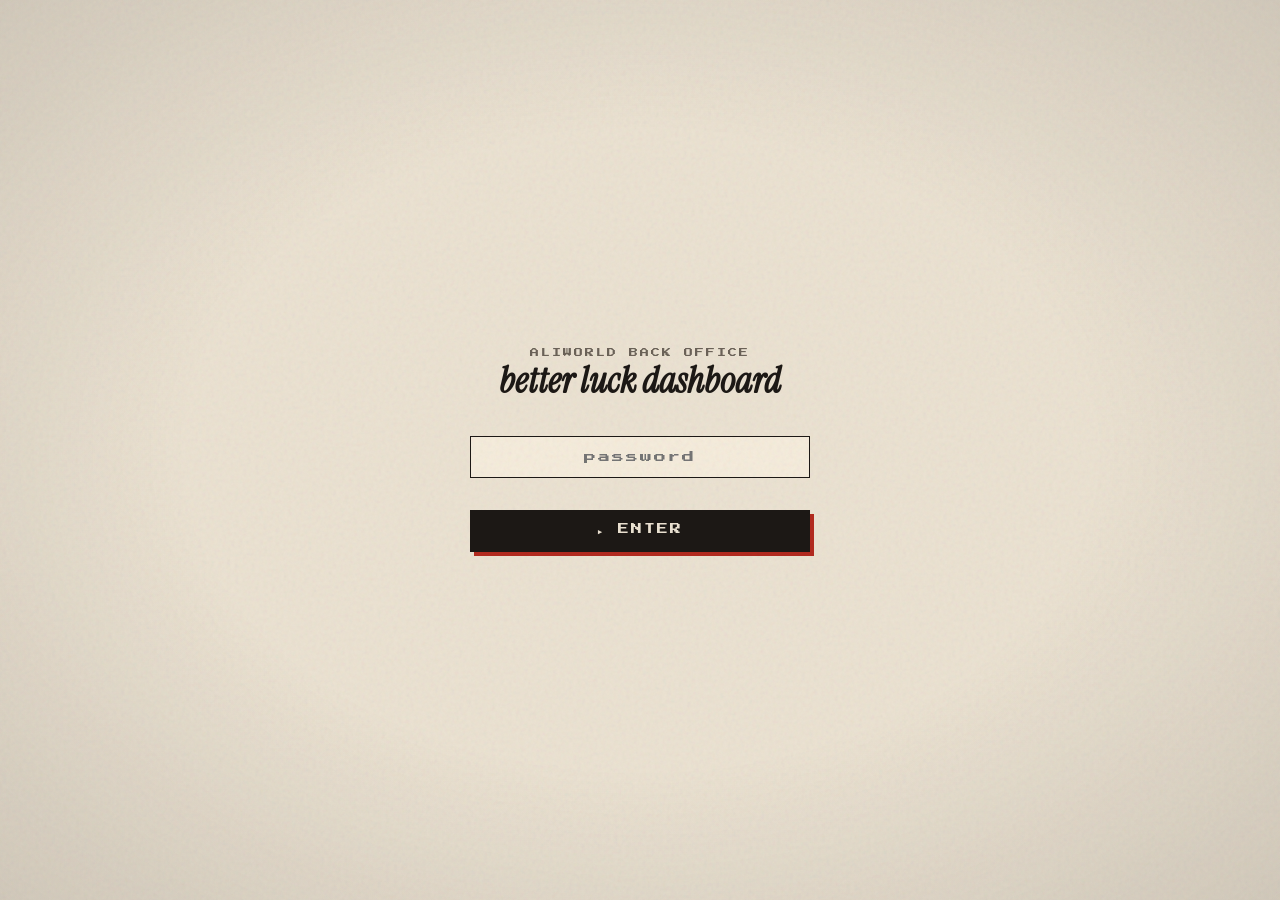
<file: dashboard (1).html>
<!DOCTYPE html>
<html lang="en">
<head>
<meta charset="UTF-8">
<meta name="viewport" content="width=device-width, initial-scale=1.0">
<title>dashboard / aliworld</title>
<link rel="icon" href="assets/favicon.ico">
<link rel="apple-touch-icon" href="assets/apple-touch-icon.png">
<link rel="preconnect" href="https://fonts.googleapis.com">
<link rel="preconnect" href="https://fonts.gstatic.com" crossorigin>
<link href="https://fonts.googleapis.com/css2?family=Press+Start+2P&family=Instrument+Serif:ital@0;1&family=Caveat:wght@400&display=swap" rel="stylesheet">
<link rel="stylesheet" href="styles/base.css">
<style>

/* ===================== GATE ===================== */
#gate {
  min-height: 100vh;
  display: flex;
  align-items: center;
  justify-content: center;
  flex-direction: column;
  gap: 32px;
  text-align: center;
  padding: 40px;
}
#gate h1 {
  font-family: 'Instrument Serif', serif;
  font-style: italic;
  font-size: 36px;
  color: var(--ink);
}
#gate .sub {
  font-family: 'Press Start 2P', monospace;
  font-size: 9px;
  letter-spacing: 2px;
  color: var(--ink-dim);
  text-transform: uppercase;
}
#gate input {
  font-family: 'Press Start 2P', monospace;
  font-size: 12px;
  letter-spacing: 2px;
  padding: 14px 18px;
  border: 1px solid var(--ink);
  background: var(--cream-3);
  color: var(--ink);
  width: 100%;
  max-width: 340px;
  outline: none;
  text-align: center;
}
#gate input:focus { border-color: var(--accent); }
#gate button {
  width: 100%;
  max-width: 340px;
  padding: 14px 18px;
  background: var(--ink);
  color: var(--cream);
  border: none;
  font-family: 'Press Start 2P', monospace;
  font-size: 11px;
  letter-spacing: 2px;
  text-transform: uppercase;
  cursor: pointer;
  box-shadow: 4px 4px 0 var(--accent);
}
#gate .error {
  font-family: 'Press Start 2P', monospace;
  font-size: 9px;
  letter-spacing: 1px;
  color: var(--accent);
  text-transform: uppercase;
  display: none;
}

/* ===================== DASHBOARD ===================== */
#dashboard { display: none; }
.db {
  max-width: 820px;
  margin: 0 auto;
  padding: 28px 22px;
  display: flex;
  flex-direction: column;
  gap: 24px;
}

.db-head {
  display: flex;
  align-items: flex-end;
  justify-content: space-between;
  border-bottom: 1px solid var(--ink);
  padding-bottom: 14px;
}
.db-head-left { display: flex; flex-direction: column; gap: 6px; }
.db-pre {
  font-family: 'Press Start 2P', monospace;
  font-size: 8px;
  letter-spacing: 2px;
  color: var(--ink-dim);
  text-transform: uppercase;
}
.db-title {
  font-family: 'Instrument Serif', serif;
  font-style: italic;
  font-size: 32px;
  color: var(--ink);
  line-height: 1;
}
.db-head-right {
  text-align: right;
  font-family: 'Press Start 2P', monospace;
  font-size: 8px;
  letter-spacing: 1px;
  color: var(--ink-dim);
  text-transform: uppercase;
  line-height: 1.7;
}
.db-head-right .live::before {
  content: '▮';
  color: var(--accent);
  margin-right: 5px;
  animation: blink 1.4s ease-in-out infinite;
}
@keyframes blink { 50% { opacity: 0.2; } }
.db-head-right .red { color: var(--accent); }

/* metrics */
.metrics {
  display: grid;
  grid-template-columns: repeat(4, 1fr);
  gap: 8px;
}
.metric {
  background: var(--cream-3);
  padding: 14px 12px;
  border: 1px solid var(--ink);
  box-shadow: 3px 3px 0 var(--accent);
  display: flex;
  flex-direction: column;
  gap: 6px;
}
.metric-label {
  font-family: 'Press Start 2P', monospace;
  font-size: 7px;
  letter-spacing: 1px;
  color: var(--ink-dim);
  text-transform: uppercase;
}
.metric-value {
  font-family: 'Press Start 2P', monospace;
  font-size: 18px;
  color: var(--ink);
  line-height: 1.1;
}
.metric-value.red { color: var(--accent); }
.metric-delta {
  font-family: 'Press Start 2P', monospace;
  font-size: 7px;
  letter-spacing: 1px;
  color: var(--ink-dim);
  text-transform: uppercase;
}

/* section header */
.sec-h {
  display: flex;
  justify-content: space-between;
  align-items: baseline;
  border-bottom: 1px solid var(--ink);
  padding-bottom: 8px;
  margin-top: 8px;
}
.sec-title {
  font-family: 'Press Start 2P', monospace;
  font-size: 10px;
  letter-spacing: 2px;
  color: var(--ink);
  text-transform: uppercase;
}
.sec-action {
  font-family: 'Press Start 2P', monospace;
  font-size: 8px;
  letter-spacing: 1px;
  color: var(--accent);
  text-transform: uppercase;
  cursor: pointer;
  background: none;
  border: none;
  padding: 0;
}
.sec-action:hover { text-decoration: underline; }

/* prize board */
.prizes { display: flex; flex-direction: column; }
.prize-row {
  display: grid;
  grid-template-columns: 48px 1fr auto auto auto;
  gap: 12px;
  padding: 11px 0;
  border-bottom: 1px dashed var(--ink-dim);
  align-items: center;
}
.prize-row:last-child { border-bottom: none; }
.prize-gym {
  font-family: 'Press Start 2P', monospace;
  font-size: 9px;
  color: var(--accent);
  letter-spacing: 1px;
}
.prize-info { display: flex; flex-direction: column; gap: 2px; }
.prize-name {
  font-family: 'Press Start 2P', monospace;
  font-size: 9px;
  letter-spacing: 1px;
  color: var(--ink);
  text-transform: uppercase;
}
.prize-sub {
  font-family: 'Instrument Serif', serif;
  font-style: italic;
  font-size: 13px;
  color: var(--ink-dim);
  margin-top: 1px;
}
.prize-count {
  font-family: 'Press Start 2P', monospace;
  font-size: 7px;
  letter-spacing: 1px;
  color: var(--ink-dim);
  text-transform: uppercase;
  text-align: right;
  line-height: 1.5;
}
.prize-count strong {
  font-size: 10px;
  color: var(--ink);
  display: block;
  margin-top: 2px;
  font-weight: 400;
}
.prize-count.red strong { color: var(--accent); }
.pz-status {
  font-family: 'Press Start 2P', monospace;
  font-size: 7px;
  letter-spacing: 1px;
  text-transform: uppercase;
  padding: 4px 8px;
  border: 1px solid currentColor;
  white-space: nowrap;
}
.pz-status.live { color: var(--accent); }
.pz-status.claimed { color: var(--ink); }
.pz-status.sent { color: #6b8a4a; }
.pz-status.queued { color: var(--ink-dim); }
.pz-swap {
  font-family: 'Press Start 2P', monospace;
  font-size: 7px;
  letter-spacing: 1px;
  color: var(--accent);
  text-transform: uppercase;
  background: none;
  border: 1px solid var(--accent);
  padding: 5px 8px;
  cursor: pointer;
  white-space: nowrap;
}
.pz-swap:hover { background: var(--accent); color: var(--cream); }

/* winners */
.winners { display: flex; flex-direction: column; }
.winner-row {
  display: grid;
  grid-template-columns: auto 1fr auto auto auto;
  gap: 12px;
  padding: 12px 0;
  border-bottom: 1px dashed var(--ink-dim);
  align-items: center;
}
.winner-row:last-child { border-bottom: none; }
.wg-tag {
  font-family: 'Press Start 2P', monospace;
  font-size: 8px;
  color: var(--accent);
  letter-spacing: 1px;
  background: rgba(179, 42, 31, 0.08);
  padding: 4px 7px;
  border: 1px solid var(--accent);
}
.wname {
  font-family: 'Instrument Serif', serif;
  font-style: italic;
  font-size: 17px;
  color: var(--ink);
}
.wemail {
  display: block;
  font-family: 'Press Start 2P', monospace;
  font-style: normal;
  font-size: 7px;
  color: var(--ink-dim);
  letter-spacing: 1px;
  margin-top: 2px;
}
.wprize {
  font-family: 'Press Start 2P', monospace;
  font-size: 7px;
  letter-spacing: 1px;
  color: var(--ink);
  text-transform: uppercase;
  text-align: right;
}
.wstatus {
  font-family: 'Press Start 2P', monospace;
  font-size: 7px;
  letter-spacing: 1px;
  text-transform: uppercase;
  padding: 3px 6px;
  border: 1px solid currentColor;
  white-space: nowrap;
}
.wstatus.ok { color: #6b8a4a; }
.wstatus.warn { color: var(--accent); animation: blink 2s ease-in-out infinite; }
.wstatus.dim { color: var(--ink-dim); }
.w-action {
  font-family: 'Press Start 2P', monospace;
  font-size: 8px;
  letter-spacing: 1px;
  text-transform: uppercase;
  cursor: pointer;
  background: var(--ink);
  color: var(--cream);
  border: none;
  padding: 6px 10px;
  box-shadow: 2px 2px 0 var(--accent);
  white-space: nowrap;
}
.w-action:hover { transform: translate(1px,1px); box-shadow: 1px 1px 0 var(--accent); }
.w-action.done {
  background: transparent;
  color: var(--ink-dim);
  box-shadow: none;
  border: 1px solid var(--ink-dim);
}

/* funnel */
.funnel { display: flex; flex-direction: column; gap: 8px; padding-top: 4px; }
.funnel-row {
  display: grid;
  grid-template-columns: 110px 1fr 64px;
  gap: 12px;
  align-items: center;
}
.funnel-label {
  font-family: 'Press Start 2P', monospace;
  font-size: 7px;
  letter-spacing: 1px;
  color: var(--ink-dim);
  text-transform: uppercase;
}
.funnel-bar {
  height: 14px;
  background: rgba(28, 24, 21, 0.06);
  border: 1px solid var(--ink-dim);
}
.funnel-fill { height: 100%; background: var(--ink); }
.funnel-fill.cp { background: var(--accent); }
.funnel-count {
  font-family: 'Press Start 2P', monospace;
  font-size: 8px;
  color: var(--ink);
  text-align: right;
}
.checkpoint-label {
  grid-column: 1 / -1;
  display: flex;
  align-items: center;
  gap: 8px;
  font-family: 'Instrument Serif', serif;
  font-style: italic;
  font-size: 13px;
  color: var(--accent);
  padding: 4px 0;
}
.checkpoint-label::after {
  content: '';
  flex: 1;
  border-top: 1px dashed var(--accent);
}

/* starters */
.starters { display: grid; grid-template-columns: repeat(3, 1fr); gap: 10px; }
.starter-stat {
  display: flex;
  flex-direction: column;
  gap: 5px;
  padding: 14px 12px;
  background: var(--cream-3);
  border: 1px solid var(--ink);
}
.s-name {
  font-family: 'Press Start 2P', monospace;
  font-size: 11px;
  letter-spacing: 1px;
  color: var(--ink);
  text-transform: uppercase;
}
.s-pct {
  font-family: 'Press Start 2P', monospace;
  font-size: 18px;
  color: var(--ink);
}
.starter-stat.top .s-pct { color: var(--accent); }
.s-count {
  font-family: 'Press Start 2P', monospace;
  font-size: 7px;
  color: var(--ink-dim);
  text-transform: uppercase;
}
.s-track {
  font-family: 'Instrument Serif', serif;
  font-style: italic;
  font-size: 13px;
  color: var(--ink-dim);
}
.starter-stat.top .s-track { color: var(--accent); }

.db-footnote {
  font-family: 'Instrument Serif', serif;
  font-style: italic;
  font-size: 14px;
  color: var(--ink-dim);
  text-align: center;
  padding-top: 14px;
  border-top: 1px dashed var(--ink-dim);
}

/* modal overlay */
.modal-overlay {
  display: none;
  position: fixed;
  inset: 0;
  background: rgba(28, 24, 21, 0.6);
  z-index: 500;
  align-items: center;
  justify-content: center;
  padding: 24px;
}
.modal-overlay.open { display: flex; }
.modal {
  background: var(--cream-3);
  border: 1px solid var(--ink);
  box-shadow: 8px 8px 0 var(--accent);
  padding: 28px 24px;
  max-width: 460px;
  width: 100%;
  display: flex;
  flex-direction: column;
  gap: 18px;
}
.modal-title {
  font-family: 'Press Start 2P', monospace;
  font-size: 11px;
  letter-spacing: 2px;
  color: var(--ink);
  text-transform: uppercase;
}
.modal-sub {
  font-family: 'Instrument Serif', serif;
  font-style: italic;
  font-size: 15px;
  color: var(--ink-dim);
  margin-top: -8px;
}
.modal label {
  font-family: 'Press Start 2P', monospace;
  font-size: 8px;
  letter-spacing: 1px;
  color: var(--ink-dim);
  text-transform: uppercase;
  display: block;
  margin-bottom: 6px;
}
.modal input, .modal select {
  width: 100%;
  font-family: 'Instrument Serif', serif;
  font-style: italic;
  font-size: 18px;
  padding: 8px 0;
  border: none;
  border-bottom: 1px solid var(--ink);
  background: transparent;
  color: var(--ink);
  outline: none;
}
.modal-actions { display: flex; gap: 10px; }
.modal-save {
  flex: 1;
  padding: 12px;
  background: var(--ink);
  color: var(--cream);
  border: none;
  font-family: 'Press Start 2P', monospace;
  font-size: 10px;
  letter-spacing: 1px;
  text-transform: uppercase;
  cursor: pointer;
  box-shadow: 3px 3px 0 var(--accent);
}
.modal-cancel {
  padding: 12px 16px;
  background: transparent;
  color: var(--ink-dim);
  border: 1px solid var(--ink-dim);
  font-family: 'Press Start 2P', monospace;
  font-size: 10px;
  letter-spacing: 1px;
  text-transform: uppercase;
  cursor: pointer;
}
</style>
</head>
<body>

<!-- ============= GATE ============= -->
<div id="gate">
  <div>
    <div class="sub">aliworld back office</div>
    <h1>better luck dashboard</h1>
  </div>
  <input id="pw-input" type="password" placeholder="password" autocomplete="off">
  <div id="pw-error" class="error">wrong password</div>
  <button onclick="checkPassword()">▸ enter</button>
</div>

<!-- ============= DASHBOARD ============= -->
<div id="dashboard">
<div class="db">

  <div class="db-head">
    <div class="db-head-left">
      <div class="db-pre">▸ aliworld back office</div>
      <h1 class="db-title">better luck dashboard</h1>
    </div>
    <div class="db-head-right">
      <span class="live">live</span><br>
      <span class="red" id="db-prizes-left">— prizes left</span><br>
      <button class="sec-action" onclick="logout()" style="margin-top:6px">▸ logout</button>
    </div>
  </div>

  <!-- metrics -->
  <div class="metrics">
    <div class="metric">
      <div class="metric-label">plays today</div>
      <div class="metric-value" id="db-plays-today">—</div>
      <div class="metric-delta" id="db-plays-delta">loading</div>
    </div>
    <div class="metric">
      <div class="metric-label">total plays</div>
      <div class="metric-value" id="db-plays-total">—</div>
      <div class="metric-delta">since launch</div>
    </div>
    <div class="metric">
      <div class="metric-label">emails captured</div>
      <div class="metric-value red" id="db-emails">—</div>
      <div class="metric-delta" id="db-conv">— conv rate</div>
    </div>
    <div class="metric">
      <div class="metric-label">prizes claimed</div>
      <div class="metric-value" id="db-prizes-claimed">— / 6</div>
      <div class="metric-delta" id="db-avg-runs">avg — runs</div>
    </div>
  </div>

  <!-- prize board -->
  <div class="sec-h">
    <span class="sec-title">prize board · tiered</span>
  </div>
  <div class="prizes" id="prize-board"></div>

  <!-- winners -->
  <div class="sec-h">
    <span class="sec-title">winners · needs action</span>
    <button class="sec-action" onclick="exportCSV()">▸ export winners</button>
  </div>
  <div class="winners" id="winners-list"></div>

  <!-- all emails captured -->
  <div class="sec-h">
    <span class="sec-title">all emails · captured</span>
    <button class="sec-action" onclick="exportAllEmails()">▸ export all (csv)</button>
  </div>
  <div class="winners" id="all-emails-list"></div>

  <!-- funnel -->
  <div class="sec-h">
    <span class="sec-title">drop off · where they fall</span>
  </div>
  <div class="funnel" id="funnel"></div>

  <!-- starter picks -->
  <div class="sec-h">
    <span class="sec-title">starter picks · which song hits</span>
  </div>
  <div class="starters" id="starter-picks"></div>
  <div class="db-footnote" id="db-insight">—</div>

</div>
</div>

<!-- ============= SWAP PRIZE MODAL ============= -->
<div class="modal-overlay" id="swap-modal">
  <div class="modal">
    <div class="modal-title">swap prize</div>
    <div class="modal-sub" id="swap-modal-gym">gym — prize</div>
    <div>
      <label>new prize name</label>
      <input id="swap-name" type="text" placeholder="e.g. signed vinyl">
    </div>
    <div>
      <label>delivery type</label>
      <select id="swap-type">
        <option value="digital">digital (auto-link)</option>
        <option value="physical">physical (manual ship)</option>
        <option value="manual">manual (you handle)</option>
      </select>
    </div>
    <div>
      <label>link (optional)</label>
      <input id="swap-link" type="text" placeholder="https://...">
    </div>
    <div class="modal-actions">
      <button class="modal-save" onclick="saveSwap()">▸ save prize</button>
      <button class="modal-cancel" onclick="closeSwapModal()">cancel</button>
    </div>
  </div>
</div>

<script>
// ============= supabase client (same as game) =============
const SUPABASE_URL = 'https://pplpihxmkucmmmkciypf.supabase.co';
const SUPABASE_ANON_KEY = 'eyJhbGciOiJIUzI1NiIsInR5cCI6IkpXVCJ9.eyJpc3MiOiJzdXBhYmFzZSIsInJlZiI6InBwbHBpaHhta3VjbW1ta2NpeXBmIiwicm9sZSI6ImFub24iLCJpYXQiOjE3NzczMjg3MDksImV4cCI6MjA5MjkwNDcwOX0.Kuyazq6nc-APPS2aOpHw4Bhls1R9-Ut7FSClgxa8Adw';

async function dbReq(path, opts = {}) {
  const res = await fetch(`${SUPABASE_URL}/rest/v1/${path}`, {
    headers: {
      'apikey': SUPABASE_ANON_KEY,
      'Authorization': `Bearer ${SUPABASE_ANON_KEY}`,
      'Content-Type': 'application/json',
      ...opts.headers
    },
    ...opts
  });
  if (!res.ok) return null;
  const text = await res.text();
  return text ? JSON.parse(text) : null;
}

async function getCount(table, filter = '') {
  const res = await fetch(`${SUPABASE_URL}/rest/v1/${table}?select=id${filter}`, {
    headers: {
      'apikey': SUPABASE_ANON_KEY,
      'Authorization': `Bearer ${SUPABASE_ANON_KEY}`,
      'Prefer': 'count=exact',
      'Range-Unit': 'items',
      'Range': '0-0'
    }
  });
  const cr = res.headers.get('content-range');
  return cr ? parseInt(cr.split('/')[1]) : 0;
}

// ============= password gate =============
const DASHBOARD_PASSWORD = 'aliworld2024';

function checkPassword() {
  const pw = document.getElementById('pw-input').value;
  if (pw === DASHBOARD_PASSWORD) {
    document.getElementById('gate').style.display = 'none';
    document.getElementById('dashboard').style.display = 'block';
    loadDashboard();
  } else {
    document.getElementById('pw-error').style.display = 'block';
    document.getElementById('pw-input').value = '';
  }
}

document.getElementById('pw-input').addEventListener('keydown', e => {
  if (e.key === 'Enter') checkPassword();
});

function logout() {
  document.getElementById('gate').style.display = 'flex';
  document.getElementById('dashboard').style.display = 'none';
}

// ============= prize data =============
const PRIZES = [
  { id: 'album', gym: 1, name: 'early album link', sub: 'unlimited · digital', limited: false, link: 'https://symphony.to/dannyali/better-luck-next-time' },
  { id: 'sticker', gym: 2, name: 'sticker pack', sub: 'limited · 1 of 1', limited: true },
  { id: 'patreon', gym: 3, name: 'free patreon month', sub: 'limited · 1 of 1', limited: true, link: 'https://patreon.com/c/six5ive' },
  { id: 'merch', gym: 4, name: 'free merch pack', sub: 'limited · 1 of 1', limited: true, link: 'https://square.link/u/3mgewklo' },
  { id: 'drop', gym: 5, name: 'private drop access', sub: 'limited · 1 of 1', limited: true },
  { id: 'show', gym: 6, name: 'lifetime show entry', sub: 'limited · champion only', limited: true },
];

// ============= load dashboard from supabase =============
async function loadDashboard() {
  showToast('loading...');
  try {
    const [
      totalPlays,
      playsToday,
      allPrizes,
      fallCounts,
      starterData,
      allPlays
    ] = await Promise.all([
      getCount('plays'),
      getCountToday(),
      dbReq('prizes_awarded?order=created_at.desc'),
      dbReq('fallen_log?select=gym'),
      dbReq('plays?select=starter'),
      dbReq('plays?select=name,email,starter,created_at&order=created_at.desc&limit=200')
    ]);

    renderMetrics(totalPlays, playsToday, allPrizes);
    renderPrizeBoard(allPrizes);
    renderWinners(allPrizes);
    renderAllEmails(allPlays);
    renderFunnel(totalPlays, fallCounts);
    renderStarters(starterData);
  } catch (e) {
    console.error('dashboard load error:', e);
    showToast('error loading data — check console');
  }
}

async function getCountToday() {
  const today = new Date();
  today.setHours(0, 0, 0, 0);
  return getCount('plays', `&created_at=gte.${today.toISOString()}`);
}

// ============= metrics =============
function renderMetrics(totalPlays, playsToday, allPrizes) {
  const limitedPrizes = PRIZES.filter(p => p.limited);
  const claimed = (allPrizes || []).filter(p => p.limited).length;
  const remaining = limitedPrizes.length - claimed;
  const emails = totalPlays; // one email per play record

  document.getElementById('db-plays-today').textContent = playsToday.toLocaleString();
  document.getElementById('db-plays-delta').textContent = 'today';
  document.getElementById('db-plays-total').textContent = totalPlays.toLocaleString();
  document.getElementById('db-emails').textContent = emails.toLocaleString();
  document.getElementById('db-conv').textContent = totalPlays > 0
    ? Math.round(emails / totalPlays * 100) + '% conv'
    : '—';
  document.getElementById('db-prizes-claimed').textContent = claimed + ' / ' + limitedPrizes.length;
  document.getElementById('db-prizes-left').textContent = remaining + ' prizes left';
  document.getElementById('db-avg-runs').textContent = claimed > 0
    ? `avg ${Math.round(totalPlays / claimed)} runs`
    : 'none yet';
}

// ============= prize board =============
let swapGymNum = null;

function renderPrizeBoard(allPrizes) {
  const board = document.getElementById('prize-board');
  board.innerHTML = '';

  PRIZES.forEach(prize => {
    const claimEntry = (allPrizes || []).find(p => p.prize_id === prize.id && p.limited);
    const awardCount = (allPrizes || []).filter(p => p.prize_id === prize.id).length;

    let statusHtml, countHtml;
    if (!prize.limited) {
      statusHtml = `<span class="pz-status live">live</span>`;
      countHtml = `<div class="prize-count">claimed<strong>${awardCount}×</strong></div>`;
    } else if (claimEntry) {
      statusHtml = `<span class="pz-status ${claimEntry.sent ? 'sent' : 'claimed'}">${claimEntry.sent ? 'sent ✓' : 'claimed'}</span>`;
      countHtml = `<div class="prize-count red">winner<strong>${claimEntry.winner_name || '—'}</strong></div>`;
    } else {
      statusHtml = `<span class="pz-status live">live</span>`;
      countHtml = `<div class="prize-count">status<strong>open</strong></div>`;
    }

    const row = document.createElement('div');
    row.className = 'prize-row';
    row.innerHTML = `
      <span class="prize-gym">gym ${prize.gym}</span>
      <div class="prize-info">
        <div class="prize-name">${prize.name}</div>
        <div class="prize-sub">${prize.sub}</div>
      </div>
      ${countHtml}
      ${statusHtml}
      <button class="pz-swap" onclick="openSwapModal(${prize.gym})">▸ swap</button>
    `;
    board.appendChild(row);
  });
}

// ============= winners =============
function renderWinners(allPrizes) {
  const list = document.getElementById('winners-list');

  if (!allPrizes || !allPrizes.length) {
    list.innerHTML = '<div style="font-family: \'Instrument Serif\', serif; font-style: italic; font-size: 16px; color: var(--ink-dim); padding: 12px 0;">no prizes awarded yet</div>';
    return;
  }

  list.innerHTML = '';
  allPrizes.forEach(entry => {
    const prize = PRIZES.find(p => p.id === entry.prize_id);
    const gymNum = prize ? prize.gym : '?';
    const timeDiff = Date.now() - new Date(entry.created_at).getTime();
    const minsAgo = Math.floor(timeDiff / 60000);
    const timeStr = minsAgo < 60 ? `${minsAgo}m ago`
      : minsAgo < 1440 ? `${Math.floor(minsAgo / 60)}h ago`
      : `${Math.floor(minsAgo / 1440)}d ago`;

    const followupStatus = entry.sent
      ? '<span class="wstatus ok">sent ✓</span>'
      : '<span class="wstatus warn">needs action</span>';
    const actionBtn = entry.sent
      ? '<button class="w-action done">done ✓</button>'
      : `<button class="w-action" onclick="markSent('${entry.id}')">▸ send</button>`;

    const row = document.createElement('div');
    row.className = 'winner-row';
    row.innerHTML = `
      <span class="wg-tag">gym ${gymNum}</span>
      <div>
        <span class="wname">${entry.winner_name || 'anonymous'}</span>
        <span class="wemail">${entry.email} · ${timeStr}</span>
      </div>
      <span class="wprize">${entry.prize_name}</span>
      ${followupStatus}
      ${actionBtn}
    `;
    list.appendChild(row);
  });
}

async function markSent(id) {
  await dbReq(`prizes_awarded?id=eq.${id}`, {
    method: 'PATCH',
    headers: { 'Prefer': 'return=minimal' },
    body: JSON.stringify({ sent: true })
  });
  loadDashboard();
}

// ============= all emails =============
function renderAllEmails(plays) {
  const list = document.getElementById('all-emails-list');
  if (!plays || !plays.length) {
    list.innerHTML = '<div style="font-family: \'Instrument Serif\', serif; font-style: italic; font-size: 16px; color: var(--ink-dim); padding: 12px 0;">no emails captured yet</div>';
    return;
  }
  list.innerHTML = '';
  // dedupe by email, keep most recent
  const seen = new Set();
  const unique = [];
  plays.forEach(p => {
    if (!seen.has(p.email)) {
      seen.add(p.email);
      unique.push(p);
    }
  });
  unique.slice(0, 50).forEach(p => {
    const timeDiff = Date.now() - new Date(p.created_at).getTime();
    const minsAgo = Math.floor(timeDiff / 60000);
    const timeStr = minsAgo < 60 ? `${minsAgo}m ago`
      : minsAgo < 1440 ? `${Math.floor(minsAgo / 60)}h ago`
      : `${Math.floor(minsAgo / 1440)}d ago`;

    const row = document.createElement('div');
    row.className = 'winner-row';
    row.innerHTML = `
      <span class="wg-tag" style="background:transparent;color:var(--ink-dim);border-color:var(--ink-dim)">${(p.starter || '?').toUpperCase()}</span>
      <div>
        <span class="wname">${p.name || 'anonymous'}</span>
        <span class="wemail">${p.email} · ${timeStr}</span>
      </div>
      <span class="wprize"></span>
      <span class="wstatus dim">captured</span>
      <span></span>
    `;
    list.appendChild(row);
  });
  if (unique.length > 50) {
    const more = document.createElement('div');
    more.style.cssText = 'font-family: "Instrument Serif", serif; font-style: italic; font-size: 14px; color: var(--ink-dim); padding: 12px 0; text-align: center;';
    more.textContent = `+ ${unique.length - 50} more · use export csv to download all`;
    list.appendChild(more);
  }
}

async function exportAllEmails() {
  const plays = await dbReq('plays?select=name,email,starter,created_at&order=created_at.desc');
  if (!plays || !plays.length) return showToast('nothing to export');
  // dedupe
  const seen = new Set();
  const unique = [];
  plays.forEach(p => {
    if (!seen.has(p.email)) {
      seen.add(p.email);
      unique.push(p);
    }
  });
  const rows = [['name', 'email', 'starter', 'first_played']];
  unique.forEach(p => {
    rows.push([p.name || '', p.email || '', p.starter || '', p.created_at]);
  });
  const csv = rows.map(r => r.map(v => `"${v}"`).join(',')).join('\n');
  const blob = new Blob([csv], { type: 'text/csv' });
  const url = URL.createObjectURL(blob);
  const a = document.createElement('a');
  a.href = url;
  a.download = `aliworld-all-emails-${Date.now()}.csv`;
  a.click();
  setTimeout(() => URL.revokeObjectURL(url), 1000);
  showToast(`exported ${unique.length} unique emails`);
}

// ============= funnel =============
function renderFunnel(totalPlays, fallData) {
  const el = document.getElementById('funnel');
  const gymCounts = {};
  (fallData || []).forEach(r => {
    gymCounts[r.gym] = (gymCounts[r.gym] || 0) + 1;
  });

  let running = totalPlays;
  const rows = [];
  rows.push({ label: 'trainer card', n: totalPlays, cp: false });
  for (let g = 1; g <= 6; g++) {
    running -= (gymCounts[g] || 0);
    if (g === 4) rows.push({ checkpoint: true });
    rows.push({ label: `gym ${g}`, n: Math.max(0, running), cp: g >= 4 });
  }
  rows.push({ label: 'champion', n: Math.max(0, running), cp: false });

  el.innerHTML = '';
  rows.forEach(r => {
    if (r.checkpoint) {
      const div = document.createElement('div');
      div.className = 'checkpoint-label';
      div.textContent = 'checkpoint · resumes unlock here';
      el.appendChild(div);
      return;
    }
    const pct = totalPlays > 0 ? Math.max(1, Math.round(r.n / totalPlays * 100)) : 0;
    const div = document.createElement('div');
    div.className = 'funnel-row';
    div.innerHTML = `
      <span class="funnel-label">${r.label}</span>
      <div class="funnel-bar"><div class="funnel-fill${r.cp ? ' cp' : ''}" style="width:${pct}%"></div></div>
      <span class="funnel-count">${r.n}</span>
    `;
    el.appendChild(div);
  });
}

// ============= starter picks =============
function renderStarters(starterData) {
  const el = document.getElementById('starter-picks');
  const insight = document.getElementById('db-insight');
  const picks = { vesper: 0, omen: 0, hunger: 0 };
  (starterData || []).forEach(r => {
    if (r.starter && picks[r.starter] !== undefined) picks[r.starter]++;
  });
  const total = Object.values(picks).reduce((a, b) => a + b, 0) || 1;
  const topId = Object.entries(picks).sort((a, b) => b[1] - a[1])[0][0];

  const starters = [
    { id: 'vesper', track: '— where we been' },
    { id: 'omen', track: '— find my way' },
    { id: 'hunger', track: '— what i need' },
  ];

  el.innerHTML = '';
  starters.forEach(s => {
    const n = picks[s.id] || 0;
    const pct = Math.round(n / total * 100);
    const div = document.createElement('div');
    div.className = 'starter-stat' + (s.id === topId ? ' top' : '');
    div.innerHTML = `
      <div class="s-name">${s.id}</div>
      <div class="s-pct">${pct}%</div>
      <div class="s-count">${n} pick${n !== 1 ? 's' : ''}</div>
      <div class="s-track">${s.track}</div>
    `;
    el.appendChild(div);
  });

  const trackNames = { vesper: 'where we been', omen: 'find my way', hunger: 'what i need' };
  insight.textContent = total > 1
    ? `"${trackNames[topId]}" is your strongest track. lead with it.`
    : 'no starter data yet — check back after launch.';
}

// ============= swap prize modal =============
function openSwapModal(gymNum) {
  swapGymNum = gymNum;
  const prize = PRIZES.find(p => p.gym === gymNum);
  document.getElementById('swap-modal-gym').textContent = `gym ${gymNum} · currently: ${prize.name}`;
  document.getElementById('swap-name').value = prize.name;
  document.getElementById('swap-link').value = prize.link || '';
  document.getElementById('swap-type').value = prize.limited
    ? (prize.link ? 'digital' : 'physical')
    : 'digital';
  document.getElementById('swap-modal').classList.add('open');
}

function closeSwapModal() {
  document.getElementById('swap-modal').classList.remove('open');
  swapGymNum = null;
}

function saveSwap() {
  const prize = PRIZES.find(p => p.gym === swapGymNum);
  if (!prize) return;
  prize.name = document.getElementById('swap-name').value.trim() || prize.name;
  prize.link = document.getElementById('swap-link').value.trim() || undefined;
  closeSwapModal();
  loadDashboard();
  showToast('prize updated. update data.js in the game too.');
}

// ============= export csv =============
async function exportCSV() {
  const allPrizes = await dbReq('prizes_awarded?order=created_at.desc');
  if (!allPrizes) return showToast('nothing to export');
  const rows = [['name', 'email', 'prize', 'gym', 'time', 'sent']];
  allPrizes.forEach(a => {
    const prize = PRIZES.find(p => p.id === a.prize_id);
    rows.push([
      a.winner_name || '',
      a.email || '',
      a.prize_name || '',
      prize ? prize.gym : '?',
      a.created_at,
      a.sent ? 'yes' : 'no'
    ]);
  });
  const csv = rows.map(r => r.map(v => `"${v}"`).join(',')).join('\n');
  const blob = new Blob([csv], { type: 'text/csv' });
  const url = URL.createObjectURL(blob);
  const a = document.createElement('a');
  a.href = url;
  a.download = `aliworld-winners-${Date.now()}.csv`;
  a.click();
  setTimeout(() => URL.revokeObjectURL(url), 1000);
}

// ============= toast =============
function showToast(msg) {
  const existing = document.querySelector('.dash-toast');
  if (existing) existing.remove();
  const t = document.createElement('div');
  t.className = 'dash-toast';
  t.style.cssText = 'position:fixed;bottom:24px;left:50%;transform:translateX(-50%);background:var(--ink);color:var(--cream);padding:12px 20px;font-family:"Press Start 2P",monospace;font-size:9px;letter-spacing:1px;text-transform:uppercase;z-index:999;box-shadow:4px 4px 0 var(--accent);white-space:nowrap;';
  t.textContent = msg;
  document.body.appendChild(t);
  setTimeout(() => t.remove(), 3000);
}

// ============= auto-refresh every 30s =============
setInterval(() => {
  if (document.getElementById('dashboard').style.display !== 'none') {
    loadDashboard();
  }
}, 30000);


</script>
</body>
</html>
</file>
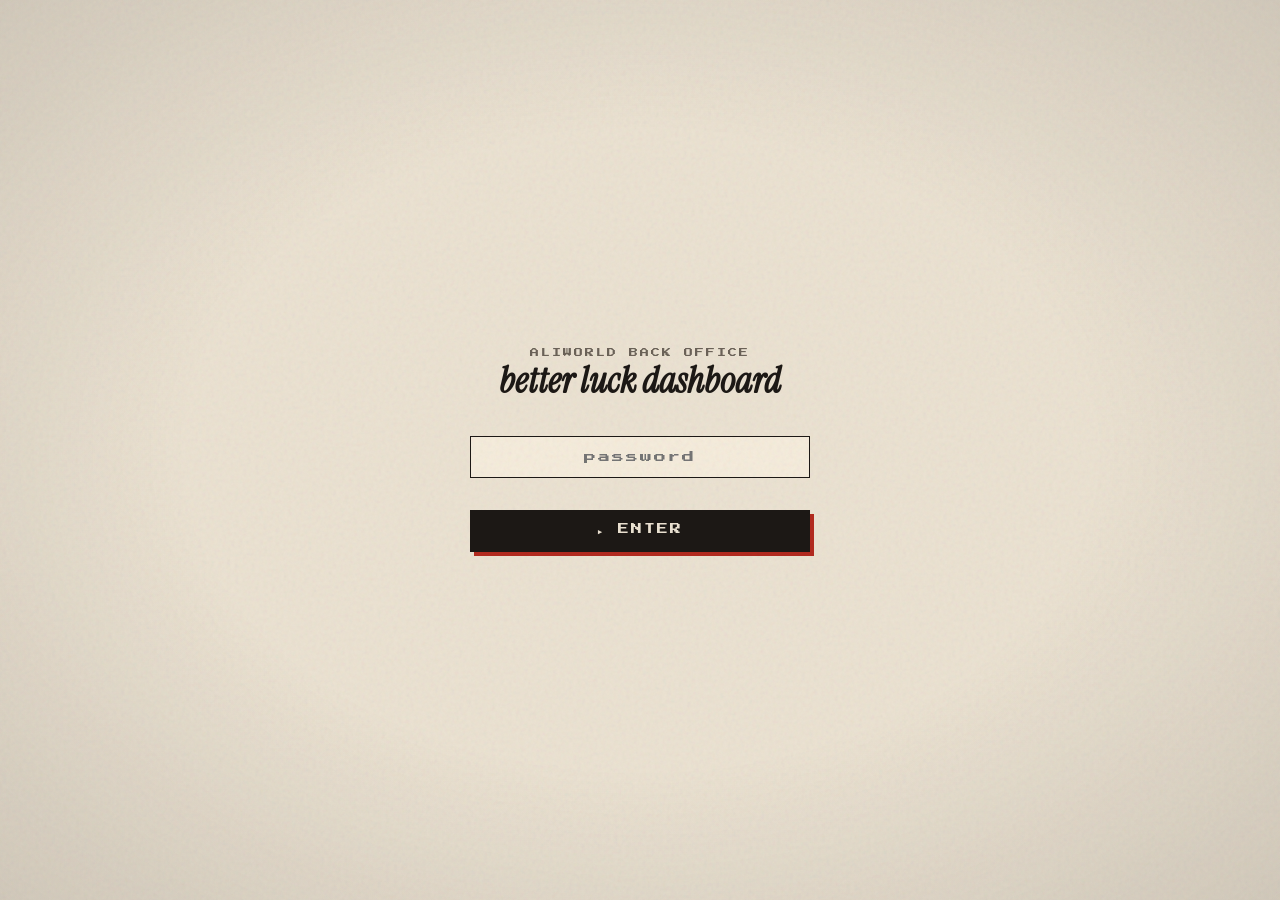
<file: dashboard (2).html>
<!DOCTYPE html>
<html lang="en">
<head>
<meta charset="UTF-8">
<meta name="viewport" content="width=device-width, initial-scale=1.0">
<title>dashboard / aliworld</title>
<link rel="icon" href="assets/favicon.ico">
<link rel="apple-touch-icon" href="assets/apple-touch-icon.png">
<link rel="preconnect" href="https://fonts.googleapis.com">
<link rel="preconnect" href="https://fonts.gstatic.com" crossorigin>
<link href="https://fonts.googleapis.com/css2?family=Press+Start+2P&family=Instrument+Serif:ital@0;1&family=Caveat:wght@400&display=swap" rel="stylesheet">
<link rel="stylesheet" href="styles/base.css">
<style>

/* ===================== GATE ===================== */
#gate {
  min-height: 100vh;
  display: flex;
  align-items: center;
  justify-content: center;
  flex-direction: column;
  gap: 32px;
  text-align: center;
  padding: 40px;
}
#gate h1 {
  font-family: 'Instrument Serif', serif;
  font-style: italic;
  font-size: 36px;
  color: var(--ink);
}
#gate .sub {
  font-family: 'Press Start 2P', monospace;
  font-size: 9px;
  letter-spacing: 2px;
  color: var(--ink-dim);
  text-transform: uppercase;
}
#gate input {
  font-family: 'Press Start 2P', monospace;
  font-size: 12px;
  letter-spacing: 2px;
  padding: 14px 18px;
  border: 1px solid var(--ink);
  background: var(--cream-3);
  color: var(--ink);
  width: 100%;
  max-width: 340px;
  outline: none;
  text-align: center;
}
#gate input:focus { border-color: var(--accent); }
#gate button {
  width: 100%;
  max-width: 340px;
  padding: 14px 18px;
  background: var(--ink);
  color: var(--cream);
  border: none;
  font-family: 'Press Start 2P', monospace;
  font-size: 11px;
  letter-spacing: 2px;
  text-transform: uppercase;
  cursor: pointer;
  box-shadow: 4px 4px 0 var(--accent);
}
#gate .error {
  font-family: 'Press Start 2P', monospace;
  font-size: 9px;
  letter-spacing: 1px;
  color: var(--accent);
  text-transform: uppercase;
  display: none;
}

/* ===================== DASHBOARD ===================== */
#dashboard { display: none; }
.db {
  max-width: 820px;
  margin: 0 auto;
  padding: 28px 22px;
  display: flex;
  flex-direction: column;
  gap: 24px;
}

.db-head {
  display: flex;
  align-items: flex-end;
  justify-content: space-between;
  border-bottom: 1px solid var(--ink);
  padding-bottom: 14px;
}
.db-head-left { display: flex; flex-direction: column; gap: 6px; }
.db-pre {
  font-family: 'Press Start 2P', monospace;
  font-size: 8px;
  letter-spacing: 2px;
  color: var(--ink-dim);
  text-transform: uppercase;
}
.db-title {
  font-family: 'Instrument Serif', serif;
  font-style: italic;
  font-size: 32px;
  color: var(--ink);
  line-height: 1;
}
.db-head-right {
  text-align: right;
  font-family: 'Press Start 2P', monospace;
  font-size: 8px;
  letter-spacing: 1px;
  color: var(--ink-dim);
  text-transform: uppercase;
  line-height: 1.7;
}
.db-head-right .live::before {
  content: '▮';
  color: var(--accent);
  margin-right: 5px;
  animation: blink 1.4s ease-in-out infinite;
}
@keyframes blink { 50% { opacity: 0.2; } }
.db-head-right .red { color: var(--accent); }

/* metrics */
.metrics {
  display: grid;
  grid-template-columns: repeat(4, 1fr);
  gap: 8px;
}
.metric {
  background: var(--cream-3);
  padding: 14px 12px;
  border: 1px solid var(--ink);
  box-shadow: 3px 3px 0 var(--accent);
  display: flex;
  flex-direction: column;
  gap: 6px;
}
.metric-label {
  font-family: 'Press Start 2P', monospace;
  font-size: 7px;
  letter-spacing: 1px;
  color: var(--ink-dim);
  text-transform: uppercase;
}
.metric-value {
  font-family: 'Press Start 2P', monospace;
  font-size: 18px;
  color: var(--ink);
  line-height: 1.1;
}
.metric-value.red { color: var(--accent); }
.metric-delta {
  font-family: 'Press Start 2P', monospace;
  font-size: 7px;
  letter-spacing: 1px;
  color: var(--ink-dim);
  text-transform: uppercase;
}

/* section header */
.sec-h {
  display: flex;
  justify-content: space-between;
  align-items: baseline;
  border-bottom: 1px solid var(--ink);
  padding-bottom: 8px;
  margin-top: 8px;
}
.sec-title {
  font-family: 'Press Start 2P', monospace;
  font-size: 10px;
  letter-spacing: 2px;
  color: var(--ink);
  text-transform: uppercase;
}
.sec-action {
  font-family: 'Press Start 2P', monospace;
  font-size: 8px;
  letter-spacing: 1px;
  color: var(--accent);
  text-transform: uppercase;
  cursor: pointer;
  background: none;
  border: none;
  padding: 0;
}
.sec-action:hover { text-decoration: underline; }

/* prize board */
.prizes { display: flex; flex-direction: column; }
.prize-row {
  display: grid;
  grid-template-columns: 48px 1fr auto auto auto auto;
  gap: 10px;
  padding: 11px 0;
  border-bottom: 1px dashed var(--ink-dim);
  align-items: center;
}
.prize-row:last-child { border-bottom: none; }
.prize-gym {
  font-family: 'Press Start 2P', monospace;
  font-size: 9px;
  color: var(--accent);
  letter-spacing: 1px;
}
.prize-info { display: flex; flex-direction: column; gap: 2px; }
.prize-name {
  font-family: 'Press Start 2P', monospace;
  font-size: 9px;
  letter-spacing: 1px;
  color: var(--ink);
  text-transform: uppercase;
}
.prize-sub {
  font-family: 'Instrument Serif', serif;
  font-style: italic;
  font-size: 13px;
  color: var(--ink-dim);
  margin-top: 1px;
}
.prize-count {
  font-family: 'Press Start 2P', monospace;
  font-size: 7px;
  letter-spacing: 1px;
  color: var(--ink-dim);
  text-transform: uppercase;
  text-align: right;
  line-height: 1.5;
}
.prize-count strong {
  font-size: 10px;
  color: var(--ink);
  display: block;
  margin-top: 2px;
  font-weight: 400;
}
.prize-count.red strong { color: var(--accent); }
.pz-status {
  font-family: 'Press Start 2P', monospace;
  font-size: 7px;
  letter-spacing: 1px;
  text-transform: uppercase;
  padding: 4px 8px;
  border: 1px solid currentColor;
  white-space: nowrap;
}
.pz-status.live { color: var(--accent); }
.pz-status.claimed { color: var(--ink); }
.pz-status.sent { color: #6b8a4a; }
.pz-status.queued { color: var(--ink-dim); }
.pz-swap {
  font-family: 'Press Start 2P', monospace;
  font-size: 7px;
  letter-spacing: 1px;
  color: var(--accent);
  text-transform: uppercase;
  background: none;
  border: 1px solid var(--accent);
  padding: 5px 8px;
  cursor: pointer;
  white-space: nowrap;
}
.pz-swap:hover { background: var(--accent); color: var(--cream); }

.pz-reset {
  font-family: 'Press Start 2P', monospace;
  font-size: 7px;
  letter-spacing: 1px;
  color: var(--ink-dim);
  text-transform: uppercase;
  background: none;
  border: 1px solid var(--ink-dim);
  padding: 5px 8px;
  cursor: pointer;
  white-space: nowrap;
}
.pz-reset:hover { background: var(--ink-dim); color: var(--cream); }

.delete-row {
  font-family: 'Press Start 2P', monospace;
  font-size: 9px;
  color: var(--ink-dim);
  background: none;
  border: 1px solid var(--ink-dim);
  width: 24px;
  height: 24px;
  cursor: pointer;
  padding: 0;
  display: flex;
  align-items: center;
  justify-content: center;
}
.delete-row:hover { background: var(--accent); color: var(--cream); border-color: var(--accent); }

/* winners */
.winners { display: flex; flex-direction: column; }
.winner-row {
  display: grid;
  grid-template-columns: auto 1fr auto auto auto auto;
  gap: 10px;
  padding: 12px 0;
  border-bottom: 1px dashed var(--ink-dim);
  align-items: center;
}
.winner-row:last-child { border-bottom: none; }
.wg-tag {
  font-family: 'Press Start 2P', monospace;
  font-size: 8px;
  color: var(--accent);
  letter-spacing: 1px;
  background: rgba(179, 42, 31, 0.08);
  padding: 4px 7px;
  border: 1px solid var(--accent);
}
.wname {
  font-family: 'Instrument Serif', serif;
  font-style: italic;
  font-size: 17px;
  color: var(--ink);
}
.wemail {
  display: block;
  font-family: 'Press Start 2P', monospace;
  font-style: normal;
  font-size: 7px;
  color: var(--ink-dim);
  letter-spacing: 1px;
  margin-top: 2px;
}
.wprize {
  font-family: 'Press Start 2P', monospace;
  font-size: 7px;
  letter-spacing: 1px;
  color: var(--ink);
  text-transform: uppercase;
  text-align: right;
}
.wstatus {
  font-family: 'Press Start 2P', monospace;
  font-size: 7px;
  letter-spacing: 1px;
  text-transform: uppercase;
  padding: 3px 6px;
  border: 1px solid currentColor;
  white-space: nowrap;
}
.wstatus.ok { color: #6b8a4a; }
.wstatus.warn { color: var(--accent); animation: blink 2s ease-in-out infinite; }
.wstatus.dim { color: var(--ink-dim); }
.w-action {
  font-family: 'Press Start 2P', monospace;
  font-size: 8px;
  letter-spacing: 1px;
  text-transform: uppercase;
  cursor: pointer;
  background: var(--ink);
  color: var(--cream);
  border: none;
  padding: 6px 10px;
  box-shadow: 2px 2px 0 var(--accent);
  white-space: nowrap;
}
.w-action:hover { transform: translate(1px,1px); box-shadow: 1px 1px 0 var(--accent); }
.w-action.done {
  background: transparent;
  color: var(--ink-dim);
  box-shadow: none;
  border: 1px solid var(--ink-dim);
}

/* funnel */
.funnel { display: flex; flex-direction: column; gap: 8px; padding-top: 4px; }
.funnel-row {
  display: grid;
  grid-template-columns: 110px 1fr 64px;
  gap: 12px;
  align-items: center;
}
.funnel-label {
  font-family: 'Press Start 2P', monospace;
  font-size: 7px;
  letter-spacing: 1px;
  color: var(--ink-dim);
  text-transform: uppercase;
}
.funnel-bar {
  height: 14px;
  background: rgba(28, 24, 21, 0.06);
  border: 1px solid var(--ink-dim);
}
.funnel-fill { height: 100%; background: var(--ink); }
.funnel-fill.cp { background: var(--accent); }
.funnel-count {
  font-family: 'Press Start 2P', monospace;
  font-size: 8px;
  color: var(--ink);
  text-align: right;
}
.checkpoint-label {
  grid-column: 1 / -1;
  display: flex;
  align-items: center;
  gap: 8px;
  font-family: 'Instrument Serif', serif;
  font-style: italic;
  font-size: 13px;
  color: var(--accent);
  padding: 4px 0;
}
.checkpoint-label::after {
  content: '';
  flex: 1;
  border-top: 1px dashed var(--accent);
}

/* starters */
.starters { display: grid; grid-template-columns: repeat(3, 1fr); gap: 10px; }
.starter-stat {
  display: flex;
  flex-direction: column;
  gap: 5px;
  padding: 14px 12px;
  background: var(--cream-3);
  border: 1px solid var(--ink);
}
.s-name {
  font-family: 'Press Start 2P', monospace;
  font-size: 11px;
  letter-spacing: 1px;
  color: var(--ink);
  text-transform: uppercase;
}
.s-pct {
  font-family: 'Press Start 2P', monospace;
  font-size: 18px;
  color: var(--ink);
}
.starter-stat.top .s-pct { color: var(--accent); }
.s-count {
  font-family: 'Press Start 2P', monospace;
  font-size: 7px;
  color: var(--ink-dim);
  text-transform: uppercase;
}
.s-track {
  font-family: 'Instrument Serif', serif;
  font-style: italic;
  font-size: 13px;
  color: var(--ink-dim);
}
.starter-stat.top .s-track { color: var(--accent); }

.db-footnote {
  font-family: 'Instrument Serif', serif;
  font-style: italic;
  font-size: 14px;
  color: var(--ink-dim);
  text-align: center;
  padding-top: 14px;
  border-top: 1px dashed var(--ink-dim);
}

/* modal overlay */
.modal-overlay {
  display: none;
  position: fixed;
  inset: 0;
  background: rgba(28, 24, 21, 0.6);
  z-index: 500;
  align-items: center;
  justify-content: center;
  padding: 24px;
}
.modal-overlay.open { display: flex; }
.modal {
  background: var(--cream-3);
  border: 1px solid var(--ink);
  box-shadow: 8px 8px 0 var(--accent);
  padding: 28px 24px;
  max-width: 460px;
  width: 100%;
  display: flex;
  flex-direction: column;
  gap: 18px;
}
.modal-title {
  font-family: 'Press Start 2P', monospace;
  font-size: 11px;
  letter-spacing: 2px;
  color: var(--ink);
  text-transform: uppercase;
}
.modal-sub {
  font-family: 'Instrument Serif', serif;
  font-style: italic;
  font-size: 15px;
  color: var(--ink-dim);
  margin-top: -8px;
}
.modal label {
  font-family: 'Press Start 2P', monospace;
  font-size: 8px;
  letter-spacing: 1px;
  color: var(--ink-dim);
  text-transform: uppercase;
  display: block;
  margin-bottom: 6px;
}
.modal input, .modal select {
  width: 100%;
  font-family: 'Instrument Serif', serif;
  font-style: italic;
  font-size: 18px;
  padding: 8px 0;
  border: none;
  border-bottom: 1px solid var(--ink);
  background: transparent;
  color: var(--ink);
  outline: none;
}
.modal-actions { display: flex; gap: 10px; }
.modal-save {
  flex: 1;
  padding: 12px;
  background: var(--ink);
  color: var(--cream);
  border: none;
  font-family: 'Press Start 2P', monospace;
  font-size: 10px;
  letter-spacing: 1px;
  text-transform: uppercase;
  cursor: pointer;
  box-shadow: 3px 3px 0 var(--accent);
}
.modal-cancel {
  padding: 12px 16px;
  background: transparent;
  color: var(--ink-dim);
  border: 1px solid var(--ink-dim);
  font-family: 'Press Start 2P', monospace;
  font-size: 10px;
  letter-spacing: 1px;
  text-transform: uppercase;
  cursor: pointer;
}
</style>
</head>
<body>

<!-- ============= GATE ============= -->
<div id="gate">
  <div>
    <div class="sub">aliworld back office</div>
    <h1>better luck dashboard</h1>
  </div>
  <input id="pw-input" type="password" placeholder="password" autocomplete="off">
  <div id="pw-error" class="error">wrong password</div>
  <button onclick="checkPassword()">▸ enter</button>
</div>

<!-- ============= DASHBOARD ============= -->
<div id="dashboard">
<div class="db">

  <div class="db-head">
    <div class="db-head-left">
      <div class="db-pre">▸ aliworld back office</div>
      <h1 class="db-title">better luck dashboard</h1>
    </div>
    <div class="db-head-right">
      <span class="live">live</span><br>
      <span class="red" id="db-prizes-left">— prizes left</span><br>
      <button class="sec-action" onclick="logout()" style="margin-top:6px">▸ logout</button>
    </div>
  </div>

  <!-- metrics -->
  <div class="metrics">
    <div class="metric">
      <div class="metric-label">plays today</div>
      <div class="metric-value" id="db-plays-today">—</div>
      <div class="metric-delta" id="db-plays-delta">loading</div>
    </div>
    <div class="metric">
      <div class="metric-label">total plays</div>
      <div class="metric-value" id="db-plays-total">—</div>
      <div class="metric-delta">since launch</div>
    </div>
    <div class="metric">
      <div class="metric-label">emails captured</div>
      <div class="metric-value red" id="db-emails">—</div>
      <div class="metric-delta" id="db-conv">— conv rate</div>
    </div>
    <div class="metric">
      <div class="metric-label">prizes claimed</div>
      <div class="metric-value" id="db-prizes-claimed">— / 6</div>
      <div class="metric-delta" id="db-avg-runs">avg — runs</div>
    </div>
  </div>

  <!-- prize board -->
  <div class="sec-h">
    <span class="sec-title">prize board · tiered</span>
  </div>
  <div class="prizes" id="prize-board"></div>

  <!-- winners -->
  <div class="sec-h">
    <span class="sec-title">winners · needs action</span>
    <button class="sec-action" onclick="exportCSV()">▸ export winners</button>
  </div>
  <div class="winners" id="winners-list"></div>

  <!-- all emails captured -->
  <div class="sec-h">
    <span class="sec-title">all emails · captured</span>
    <button class="sec-action" onclick="exportAllEmails()">▸ export all (csv)</button>
  </div>
  <div class="winners" id="all-emails-list"></div>

  <!-- funnel -->
  <div class="sec-h">
    <span class="sec-title">drop off · where they fall</span>
  </div>
  <div class="funnel" id="funnel"></div>

  <!-- starter picks -->
  <div class="sec-h">
    <span class="sec-title">starter picks · which song hits</span>
  </div>
  <div class="starters" id="starter-picks"></div>
  <div class="db-footnote" id="db-insight">—</div>

</div>
</div>

<!-- ============= SWAP PRIZE MODAL ============= -->
<div class="modal-overlay" id="swap-modal">
  <div class="modal">
    <div class="modal-title">swap prize</div>
    <div class="modal-sub" id="swap-modal-gym">gym — prize</div>
    <div>
      <label>new prize name</label>
      <input id="swap-name" type="text" placeholder="e.g. signed vinyl">
    </div>
    <div>
      <label>delivery type</label>
      <select id="swap-type">
        <option value="digital">digital (auto-link)</option>
        <option value="physical">physical (manual ship)</option>
        <option value="manual">manual (you handle)</option>
      </select>
    </div>
    <div>
      <label>link (optional)</label>
      <input id="swap-link" type="text" placeholder="https://...">
    </div>
    <div class="modal-actions">
      <button class="modal-save" onclick="saveSwap()">▸ save prize</button>
      <button class="modal-cancel" onclick="closeSwapModal()">cancel</button>
    </div>
  </div>
</div>

<script>
// ============= supabase client (same as game) =============
const SUPABASE_URL = 'https://pplpihxmkucmmmkciypf.supabase.co';
const SUPABASE_ANON_KEY = 'eyJhbGciOiJIUzI1NiIsInR5cCI6IkpXVCJ9.eyJpc3MiOiJzdXBhYmFzZSIsInJlZiI6InBwbHBpaHhta3VjbW1ta2NpeXBmIiwicm9sZSI6ImFub24iLCJpYXQiOjE3NzczMjg3MDksImV4cCI6MjA5MjkwNDcwOX0.Kuyazq6nc-APPS2aOpHw4Bhls1R9-Ut7FSClgxa8Adw';

async function dbReq(path, opts = {}) {
  const res = await fetch(`${SUPABASE_URL}/rest/v1/${path}`, {
    headers: {
      'apikey': SUPABASE_ANON_KEY,
      'Authorization': `Bearer ${SUPABASE_ANON_KEY}`,
      'Content-Type': 'application/json',
      ...opts.headers
    },
    ...opts
  });
  if (!res.ok) return null;
  const text = await res.text();
  return text ? JSON.parse(text) : null;
}

async function getCount(table, filter = '') {
  const res = await fetch(`${SUPABASE_URL}/rest/v1/${table}?select=id${filter}`, {
    headers: {
      'apikey': SUPABASE_ANON_KEY,
      'Authorization': `Bearer ${SUPABASE_ANON_KEY}`,
      'Prefer': 'count=exact',
      'Range-Unit': 'items',
      'Range': '0-0'
    }
  });
  const cr = res.headers.get('content-range');
  return cr ? parseInt(cr.split('/')[1]) : 0;
}

// ============= password gate =============
const DASHBOARD_PASSWORD = 'aliworld2024';

function checkPassword() {
  const pw = document.getElementById('pw-input').value;
  if (pw === DASHBOARD_PASSWORD) {
    document.getElementById('gate').style.display = 'none';
    document.getElementById('dashboard').style.display = 'block';
    loadDashboard();
  } else {
    document.getElementById('pw-error').style.display = 'block';
    document.getElementById('pw-input').value = '';
  }
}

document.getElementById('pw-input').addEventListener('keydown', e => {
  if (e.key === 'Enter') checkPassword();
});

function logout() {
  document.getElementById('gate').style.display = 'flex';
  document.getElementById('dashboard').style.display = 'none';
}

// ============= prize data =============
const PRIZES = [
  { id: 'album', gym: 1, name: 'early album link', sub: 'unlimited · digital', limited: false, link: 'https://symphony.to/dannyali/better-luck-next-time' },
  { id: 'sticker', gym: 2, name: 'sticker pack', sub: 'limited · 1 of 1', limited: true },
  { id: 'patreon', gym: 3, name: 'free patreon month', sub: 'limited · 1 of 1', limited: true, link: 'https://patreon.com/c/six5ive' },
  { id: 'merch', gym: 4, name: 'free merch pack', sub: 'limited · 1 of 1', limited: true, link: 'https://square.link/u/3mgewklo' },
  { id: 'drop', gym: 5, name: 'private drop access', sub: 'limited · 1 of 1', limited: true },
  { id: 'show', gym: 6, name: 'lifetime show entry', sub: 'limited · champion only', limited: true },
];

// ============= load dashboard from supabase =============
async function loadDashboard() {
  showToast('loading...');
  try {
    const [
      totalPlays,
      playsToday,
      allPrizes,
      fallCounts,
      starterData,
      allPlays
    ] = await Promise.all([
      getCount('plays'),
      getCountToday(),
      dbReq('prizes_awarded?order=created_at.desc'),
      dbReq('fallen_log?select=gym'),
      dbReq('plays?select=starter'),
      dbReq('plays?select=name,email,starter,created_at&order=created_at.desc&limit=200')
    ]);

    renderMetrics(totalPlays, playsToday, allPrizes);
    renderPrizeBoard(allPrizes);
    renderWinners(allPrizes);
    renderAllEmails(allPlays);
    renderFunnel(totalPlays, fallCounts);
    renderStarters(starterData);
  } catch (e) {
    console.error('dashboard load error:', e);
    showToast('error loading data — check console');
  }
}

async function getCountToday() {
  const today = new Date();
  today.setHours(0, 0, 0, 0);
  return getCount('plays', `&created_at=gte.${today.toISOString()}`);
}

// ============= metrics =============
function renderMetrics(totalPlays, playsToday, allPrizes) {
  const limitedPrizes = PRIZES.filter(p => p.limited);
  const claimed = (allPrizes || []).filter(p => p.limited).length;
  const remaining = limitedPrizes.length - claimed;
  const emails = totalPlays; // one email per play record

  document.getElementById('db-plays-today').textContent = playsToday.toLocaleString();
  document.getElementById('db-plays-delta').textContent = 'today';
  document.getElementById('db-plays-total').textContent = totalPlays.toLocaleString();
  document.getElementById('db-emails').textContent = emails.toLocaleString();
  document.getElementById('db-conv').textContent = totalPlays > 0
    ? Math.round(emails / totalPlays * 100) + '% conv'
    : '—';
  document.getElementById('db-prizes-claimed').textContent = claimed + ' / ' + limitedPrizes.length;
  document.getElementById('db-prizes-left').textContent = remaining + ' prizes left';
  document.getElementById('db-avg-runs').textContent = claimed > 0
    ? `avg ${Math.round(totalPlays / claimed)} runs`
    : 'none yet';
}

// ============= prize board =============
let swapGymNum = null;

function renderPrizeBoard(allPrizes) {
  const board = document.getElementById('prize-board');
  board.innerHTML = '';

  PRIZES.forEach(prize => {
    const claimEntry = (allPrizes || []).find(p => p.prize_id === prize.id && p.limited);
    const awardCount = (allPrizes || []).filter(p => p.prize_id === prize.id).length;

    let statusHtml, countHtml, resetBtn = '<span></span>';
    if (!prize.limited) {
      statusHtml = `<span class="pz-status live">live</span>`;
      countHtml = `<div class="prize-count">claimed<strong>${awardCount}×</strong></div>`;
      // unlimited prizes can still be reset (clears all award entries for that prize_id)
      if (awardCount > 0) {
        resetBtn = `<button class="pz-reset" onclick="resetPrize('${prize.id}', '${prize.name}', false)" title="clear all ${awardCount} claims">reset</button>`;
      }
    } else if (claimEntry) {
      statusHtml = `<span class="pz-status ${claimEntry.sent ? 'sent' : 'claimed'}">${claimEntry.sent ? 'sent ✓' : 'claimed'}</span>`;
      countHtml = `<div class="prize-count red">winner<strong>${claimEntry.winner_name || '—'}</strong></div>`;
      resetBtn = `<button class="pz-reset" onclick="resetPrize('${prize.id}', '${prize.name}', true)" title="release this prize back to open">reset</button>`;
    } else {
      statusHtml = `<span class="pz-status live">live</span>`;
      countHtml = `<div class="prize-count">status<strong>open</strong></div>`;
    }

    const row = document.createElement('div');
    row.className = 'prize-row';
    row.innerHTML = `
      <span class="prize-gym">gym ${prize.gym}</span>
      <div class="prize-info">
        <div class="prize-name">${prize.name}</div>
        <div class="prize-sub">${prize.sub}</div>
      </div>
      ${countHtml}
      ${statusHtml}
      ${resetBtn}
      <button class="pz-swap" onclick="openSwapModal(${prize.gym})">▸ swap</button>
    `;
    board.appendChild(row);
  });
}

// ============= winners =============
function renderWinners(allPrizes) {
  const list = document.getElementById('winners-list');

  if (!allPrizes || !allPrizes.length) {
    list.innerHTML = '<div style="font-family: \'Instrument Serif\', serif; font-style: italic; font-size: 16px; color: var(--ink-dim); padding: 12px 0;">no prizes awarded yet</div>';
    return;
  }

  list.innerHTML = '';
  allPrizes.forEach(entry => {
    const prize = PRIZES.find(p => p.id === entry.prize_id);
    const gymNum = prize ? prize.gym : '?';
    const timeDiff = Date.now() - new Date(entry.created_at).getTime();
    const minsAgo = Math.floor(timeDiff / 60000);
    const timeStr = minsAgo < 60 ? `${minsAgo}m ago`
      : minsAgo < 1440 ? `${Math.floor(minsAgo / 60)}h ago`
      : `${Math.floor(minsAgo / 1440)}d ago`;

    const followupStatus = entry.sent
      ? '<span class="wstatus ok">sent ✓</span>'
      : '<span class="wstatus warn">needs action</span>';
    const actionBtn = entry.sent
      ? '<button class="w-action done">done ✓</button>'
      : `<button class="w-action" onclick="markSent('${entry.id}')">▸ send</button>`;

    const row = document.createElement('div');
    row.className = 'winner-row';
    row.innerHTML = `
      <span class="wg-tag">gym ${gymNum}</span>
      <div>
        <span class="wname">${entry.winner_name || 'anonymous'}</span>
        <span class="wemail">${entry.email} · ${timeStr}</span>
      </div>
      <span class="wprize">${entry.prize_name}</span>
      ${followupStatus}
      ${actionBtn}
      <button class="delete-row" onclick="deleteWinner('${entry.id}', '${(entry.winner_name || '').replace(/'/g, '')}')">×</button>
    `;
    list.appendChild(row);
  });
}

async function markSent(id) {
  await dbReq(`prizes_awarded?id=eq.${id}`, {
    method: 'PATCH',
    headers: { 'Prefer': 'return=minimal' },
    body: JSON.stringify({ sent: true })
  });
  loadDashboard();
}

// reset a prize back to open. for limited prizes, removes the single claim row.
// for unlimited prizes, removes all claim rows for that prize_id.
async function resetPrize(prizeId, prizeName, isLimited) {
  const msg = isLimited
    ? `release "${prizeName}" back to open?\nthe current winner will lose this prize.`
    : `clear ALL claims for "${prizeName}"?\nthis cannot be undone.`;
  if (!confirm(msg)) return;
  await dbReq(`prizes_awarded?prize_id=eq.${prizeId}`, {
    method: 'DELETE',
    headers: { 'Prefer': 'return=minimal' }
  });
  showToast(`${prizeName} reset`);
  loadDashboard();
}

// delete a single play and all related data for that email
async function deletePlay(email, name) {
  if (!confirm(`delete all data for ${name || email}?\nthis removes their play, falls, and any prizes won.\ncannot be undone.`)) return;
  const enc = encodeURIComponent(email);
  await Promise.all([
    dbReq(`prizes_awarded?email=eq.${enc}`, { method: 'DELETE', headers: { 'Prefer': 'return=minimal' } }),
    dbReq(`fallen_log?email=eq.${enc}`, { method: 'DELETE', headers: { 'Prefer': 'return=minimal' } }),
    dbReq(`plays?email=eq.${enc}`, { method: 'DELETE', headers: { 'Prefer': 'return=minimal' } })
  ]);
  showToast(`removed ${email}`);
  loadDashboard();
}

// delete a single prize claim (keeps the play data intact)
async function deleteWinner(id, name) {
  if (!confirm(`remove this prize claim from ${name || 'this winner'}?\nthe prize goes back to open. their play data stays.`)) return;
  await dbReq(`prizes_awarded?id=eq.${id}`, {
    method: 'DELETE',
    headers: { 'Prefer': 'return=minimal' }
  });
  showToast('claim removed');
  loadDashboard();
}

// ============= all emails =============
function renderAllEmails(plays) {
  const list = document.getElementById('all-emails-list');
  if (!plays || !plays.length) {
    list.innerHTML = '<div style="font-family: \'Instrument Serif\', serif; font-style: italic; font-size: 16px; color: var(--ink-dim); padding: 12px 0;">no emails captured yet</div>';
    return;
  }
  list.innerHTML = '';
  // dedupe by email, keep most recent
  const seen = new Set();
  const unique = [];
  plays.forEach(p => {
    if (!seen.has(p.email)) {
      seen.add(p.email);
      unique.push(p);
    }
  });
  unique.slice(0, 50).forEach(p => {
    const timeDiff = Date.now() - new Date(p.created_at).getTime();
    const minsAgo = Math.floor(timeDiff / 60000);
    const timeStr = minsAgo < 60 ? `${minsAgo}m ago`
      : minsAgo < 1440 ? `${Math.floor(minsAgo / 60)}h ago`
      : `${Math.floor(minsAgo / 1440)}d ago`;

    const row = document.createElement('div');
    row.className = 'winner-row';
    row.innerHTML = `
      <span class="wg-tag" style="background:transparent;color:var(--ink-dim);border-color:var(--ink-dim)">${(p.starter || '?').toUpperCase()}</span>
      <div>
        <span class="wname">${p.name || 'anonymous'}</span>
        <span class="wemail">${p.email} · ${timeStr}</span>
      </div>
      <span class="wprize"></span>
      <span class="wstatus dim">captured</span>
      <button class="delete-row" onclick="deletePlay('${p.email}', '${(p.name || '').replace(/'/g, '')}')">×</button>
    `;
    list.appendChild(row);
  });
  if (unique.length > 50) {
    const more = document.createElement('div');
    more.style.cssText = 'font-family: "Instrument Serif", serif; font-style: italic; font-size: 14px; color: var(--ink-dim); padding: 12px 0; text-align: center;';
    more.textContent = `+ ${unique.length - 50} more · use export csv to download all`;
    list.appendChild(more);
  }
}

async function exportAllEmails() {
  const plays = await dbReq('plays?select=name,email,starter,created_at&order=created_at.desc');
  if (!plays || !plays.length) return showToast('nothing to export');
  // dedupe
  const seen = new Set();
  const unique = [];
  plays.forEach(p => {
    if (!seen.has(p.email)) {
      seen.add(p.email);
      unique.push(p);
    }
  });
  const rows = [['name', 'email', 'starter', 'first_played']];
  unique.forEach(p => {
    rows.push([p.name || '', p.email || '', p.starter || '', p.created_at]);
  });
  const csv = rows.map(r => r.map(v => `"${v}"`).join(',')).join('\n');
  const blob = new Blob([csv], { type: 'text/csv' });
  const url = URL.createObjectURL(blob);
  const a = document.createElement('a');
  a.href = url;
  a.download = `aliworld-all-emails-${Date.now()}.csv`;
  a.click();
  setTimeout(() => URL.revokeObjectURL(url), 1000);
  showToast(`exported ${unique.length} unique emails`);
}

// ============= funnel =============
function renderFunnel(totalPlays, fallData) {
  const el = document.getElementById('funnel');
  const gymCounts = {};
  (fallData || []).forEach(r => {
    gymCounts[r.gym] = (gymCounts[r.gym] || 0) + 1;
  });

  let running = totalPlays;
  const rows = [];
  rows.push({ label: 'trainer card', n: totalPlays, cp: false });
  for (let g = 1; g <= 6; g++) {
    running -= (gymCounts[g] || 0);
    if (g === 4) rows.push({ checkpoint: true });
    rows.push({ label: `gym ${g}`, n: Math.max(0, running), cp: g >= 4 });
  }
  rows.push({ label: 'champion', n: Math.max(0, running), cp: false });

  el.innerHTML = '';
  rows.forEach(r => {
    if (r.checkpoint) {
      const div = document.createElement('div');
      div.className = 'checkpoint-label';
      div.textContent = 'checkpoint · resumes unlock here';
      el.appendChild(div);
      return;
    }
    const pct = totalPlays > 0 ? Math.max(1, Math.round(r.n / totalPlays * 100)) : 0;
    const div = document.createElement('div');
    div.className = 'funnel-row';
    div.innerHTML = `
      <span class="funnel-label">${r.label}</span>
      <div class="funnel-bar"><div class="funnel-fill${r.cp ? ' cp' : ''}" style="width:${pct}%"></div></div>
      <span class="funnel-count">${r.n}</span>
    `;
    el.appendChild(div);
  });
}

// ============= starter picks =============
function renderStarters(starterData) {
  const el = document.getElementById('starter-picks');
  const insight = document.getElementById('db-insight');
  const picks = { vesper: 0, omen: 0, hunger: 0 };
  (starterData || []).forEach(r => {
    if (r.starter && picks[r.starter] !== undefined) picks[r.starter]++;
  });
  const total = Object.values(picks).reduce((a, b) => a + b, 0) || 1;
  const topId = Object.entries(picks).sort((a, b) => b[1] - a[1])[0][0];

  const starters = [
    { id: 'vesper', track: '— where we been' },
    { id: 'omen', track: '— find my way' },
    { id: 'hunger', track: '— what i need' },
  ];

  el.innerHTML = '';
  starters.forEach(s => {
    const n = picks[s.id] || 0;
    const pct = Math.round(n / total * 100);
    const div = document.createElement('div');
    div.className = 'starter-stat' + (s.id === topId ? ' top' : '');
    div.innerHTML = `
      <div class="s-name">${s.id}</div>
      <div class="s-pct">${pct}%</div>
      <div class="s-count">${n} pick${n !== 1 ? 's' : ''}</div>
      <div class="s-track">${s.track}</div>
    `;
    el.appendChild(div);
  });

  const trackNames = { vesper: 'where we been', omen: 'find my way', hunger: 'what i need' };
  insight.textContent = total > 1
    ? `"${trackNames[topId]}" is your strongest track. lead with it.`
    : 'no starter data yet — check back after launch.';
}

// ============= swap prize modal =============
function openSwapModal(gymNum) {
  swapGymNum = gymNum;
  const prize = PRIZES.find(p => p.gym === gymNum);
  document.getElementById('swap-modal-gym').textContent = `gym ${gymNum} · currently: ${prize.name}`;
  document.getElementById('swap-name').value = prize.name;
  document.getElementById('swap-link').value = prize.link || '';
  document.getElementById('swap-type').value = prize.limited
    ? (prize.link ? 'digital' : 'physical')
    : 'digital';
  document.getElementById('swap-modal').classList.add('open');
}

function closeSwapModal() {
  document.getElementById('swap-modal').classList.remove('open');
  swapGymNum = null;
}

function saveSwap() {
  const prize = PRIZES.find(p => p.gym === swapGymNum);
  if (!prize) return;
  prize.name = document.getElementById('swap-name').value.trim() || prize.name;
  prize.link = document.getElementById('swap-link').value.trim() || undefined;
  closeSwapModal();
  loadDashboard();
  showToast('prize updated. update data.js in the game too.');
}

// ============= export csv =============
async function exportCSV() {
  const allPrizes = await dbReq('prizes_awarded?order=created_at.desc');
  if (!allPrizes) return showToast('nothing to export');
  const rows = [['name', 'email', 'prize', 'gym', 'time', 'sent']];
  allPrizes.forEach(a => {
    const prize = PRIZES.find(p => p.id === a.prize_id);
    rows.push([
      a.winner_name || '',
      a.email || '',
      a.prize_name || '',
      prize ? prize.gym : '?',
      a.created_at,
      a.sent ? 'yes' : 'no'
    ]);
  });
  const csv = rows.map(r => r.map(v => `"${v}"`).join(',')).join('\n');
  const blob = new Blob([csv], { type: 'text/csv' });
  const url = URL.createObjectURL(blob);
  const a = document.createElement('a');
  a.href = url;
  a.download = `aliworld-winners-${Date.now()}.csv`;
  a.click();
  setTimeout(() => URL.revokeObjectURL(url), 1000);
}

// ============= toast =============
function showToast(msg) {
  const existing = document.querySelector('.dash-toast');
  if (existing) existing.remove();
  const t = document.createElement('div');
  t.className = 'dash-toast';
  t.style.cssText = 'position:fixed;bottom:24px;left:50%;transform:translateX(-50%);background:var(--ink);color:var(--cream);padding:12px 20px;font-family:"Press Start 2P",monospace;font-size:9px;letter-spacing:1px;text-transform:uppercase;z-index:999;box-shadow:4px 4px 0 var(--accent);white-space:nowrap;';
  t.textContent = msg;
  document.body.appendChild(t);
  setTimeout(() => t.remove(), 3000);
}

// ============= auto-refresh every 30s =============
setInterval(() => {
  if (document.getElementById('dashboard').style.display !== 'none') {
    loadDashboard();
  }
}, 30000);


</script>
</body>
</html>
</file>
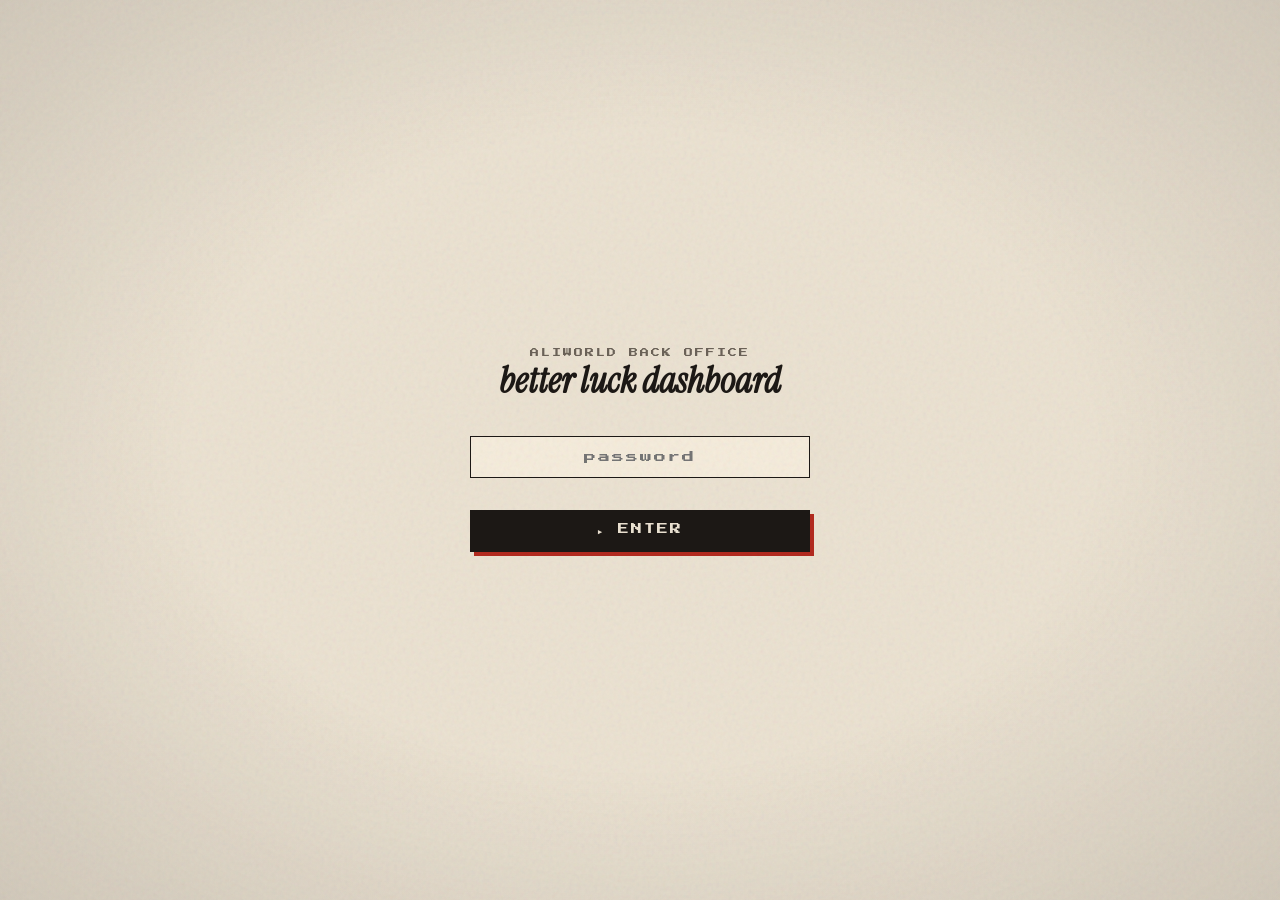
<file: dashboard (3).html>
<!DOCTYPE html>
<html lang="en">
<head>
<meta charset="UTF-8">
<meta name="viewport" content="width=device-width, initial-scale=1.0">
<title>dashboard / aliworld</title>
<link rel="icon" href="assets/favicon.ico">
<link rel="apple-touch-icon" href="assets/apple-touch-icon.png">
<link rel="preconnect" href="https://fonts.googleapis.com">
<link rel="preconnect" href="https://fonts.gstatic.com" crossorigin>
<link href="https://fonts.googleapis.com/css2?family=Press+Start+2P&family=Instrument+Serif:ital@0;1&family=Caveat:wght@400&display=swap" rel="stylesheet">
<link rel="stylesheet" href="styles/base.css">
<style>

/* ===================== GATE ===================== */
#gate {
  min-height: 100vh;
  display: flex;
  align-items: center;
  justify-content: center;
  flex-direction: column;
  gap: 32px;
  text-align: center;
  padding: 40px;
}
#gate h1 {
  font-family: 'Instrument Serif', serif;
  font-style: italic;
  font-size: 36px;
  color: var(--ink);
}
#gate .sub {
  font-family: 'Press Start 2P', monospace;
  font-size: 9px;
  letter-spacing: 2px;
  color: var(--ink-dim);
  text-transform: uppercase;
}
#gate input {
  font-family: 'Press Start 2P', monospace;
  font-size: 12px;
  letter-spacing: 2px;
  padding: 14px 18px;
  border: 1px solid var(--ink);
  background: var(--cream-3);
  color: var(--ink);
  width: 100%;
  max-width: 340px;
  outline: none;
  text-align: center;
}
#gate input:focus { border-color: var(--accent); }
#gate button {
  width: 100%;
  max-width: 340px;
  padding: 14px 18px;
  background: var(--ink);
  color: var(--cream);
  border: none;
  font-family: 'Press Start 2P', monospace;
  font-size: 11px;
  letter-spacing: 2px;
  text-transform: uppercase;
  cursor: pointer;
  box-shadow: 4px 4px 0 var(--accent);
}
#gate .error {
  font-family: 'Press Start 2P', monospace;
  font-size: 9px;
  letter-spacing: 1px;
  color: var(--accent);
  text-transform: uppercase;
  display: none;
}

/* ===================== DASHBOARD ===================== */
#dashboard { display: none; }
.db {
  max-width: 820px;
  margin: 0 auto;
  padding: 28px 22px;
  display: flex;
  flex-direction: column;
  gap: 24px;
}

.db-head {
  display: flex;
  align-items: flex-end;
  justify-content: space-between;
  border-bottom: 1px solid var(--ink);
  padding-bottom: 14px;
}
.db-head-left { display: flex; flex-direction: column; gap: 6px; }
.db-pre {
  font-family: 'Press Start 2P', monospace;
  font-size: 8px;
  letter-spacing: 2px;
  color: var(--ink-dim);
  text-transform: uppercase;
}
.db-title {
  font-family: 'Instrument Serif', serif;
  font-style: italic;
  font-size: 32px;
  color: var(--ink);
  line-height: 1;
}
.db-head-right {
  text-align: right;
  font-family: 'Press Start 2P', monospace;
  font-size: 8px;
  letter-spacing: 1px;
  color: var(--ink-dim);
  text-transform: uppercase;
  line-height: 1.7;
}
.db-head-right .live::before {
  content: '▮';
  color: var(--accent);
  margin-right: 5px;
  animation: blink 1.4s ease-in-out infinite;
}
@keyframes blink { 50% { opacity: 0.2; } }
.db-head-right .red { color: var(--accent); }

/* metrics */
.metrics {
  display: grid;
  grid-template-columns: repeat(4, 1fr);
  gap: 8px;
}
.metric {
  background: var(--cream-3);
  padding: 14px 12px;
  border: 1px solid var(--ink);
  box-shadow: 3px 3px 0 var(--accent);
  display: flex;
  flex-direction: column;
  gap: 6px;
}
.metric-label {
  font-family: 'Press Start 2P', monospace;
  font-size: 7px;
  letter-spacing: 1px;
  color: var(--ink-dim);
  text-transform: uppercase;
}
.metric-value {
  font-family: 'Press Start 2P', monospace;
  font-size: 18px;
  color: var(--ink);
  line-height: 1.1;
}
.metric-value.red { color: var(--accent); }
.metric-delta {
  font-family: 'Press Start 2P', monospace;
  font-size: 7px;
  letter-spacing: 1px;
  color: var(--ink-dim);
  text-transform: uppercase;
}

/* section header */
.sec-h {
  display: flex;
  justify-content: space-between;
  align-items: baseline;
  border-bottom: 1px solid var(--ink);
  padding-bottom: 8px;
  margin-top: 8px;
}
.sec-title {
  font-family: 'Press Start 2P', monospace;
  font-size: 10px;
  letter-spacing: 2px;
  color: var(--ink);
  text-transform: uppercase;
}
.sec-action {
  font-family: 'Press Start 2P', monospace;
  font-size: 8px;
  letter-spacing: 1px;
  color: var(--accent);
  text-transform: uppercase;
  cursor: pointer;
  background: none;
  border: none;
  padding: 0;
}
.sec-action:hover { text-decoration: underline; }

/* prize board */
.prizes { display: flex; flex-direction: column; }
.prize-row {
  display: grid;
  grid-template-columns: 48px 1fr auto auto auto auto;
  gap: 10px;
  padding: 11px 0;
  border-bottom: 1px dashed var(--ink-dim);
  align-items: center;
}
.prize-row:last-child { border-bottom: none; }
.prize-gym {
  font-family: 'Press Start 2P', monospace;
  font-size: 9px;
  color: var(--accent);
  letter-spacing: 1px;
}
.prize-info { display: flex; flex-direction: column; gap: 2px; }
.prize-name {
  font-family: 'Press Start 2P', monospace;
  font-size: 9px;
  letter-spacing: 1px;
  color: var(--ink);
  text-transform: uppercase;
}
.prize-sub {
  font-family: 'Instrument Serif', serif;
  font-style: italic;
  font-size: 13px;
  color: var(--ink-dim);
  margin-top: 1px;
}
.prize-count {
  font-family: 'Press Start 2P', monospace;
  font-size: 7px;
  letter-spacing: 1px;
  color: var(--ink-dim);
  text-transform: uppercase;
  text-align: right;
  line-height: 1.5;
}
.prize-count strong {
  font-size: 10px;
  color: var(--ink);
  display: block;
  margin-top: 2px;
  font-weight: 400;
}
.prize-count.red strong { color: var(--accent); }
.pz-status {
  font-family: 'Press Start 2P', monospace;
  font-size: 7px;
  letter-spacing: 1px;
  text-transform: uppercase;
  padding: 4px 8px;
  border: 1px solid currentColor;
  white-space: nowrap;
}
.pz-status.live { color: var(--accent); }
.pz-status.claimed { color: var(--ink); }
.pz-status.sent { color: #6b8a4a; }
.pz-status.queued { color: var(--ink-dim); }
.pz-swap {
  font-family: 'Press Start 2P', monospace;
  font-size: 7px;
  letter-spacing: 1px;
  color: var(--accent);
  text-transform: uppercase;
  background: none;
  border: 1px solid var(--accent);
  padding: 5px 8px;
  cursor: pointer;
  white-space: nowrap;
}
.pz-swap:hover { background: var(--accent); color: var(--cream); }

.pz-reset {
  font-family: 'Press Start 2P', monospace;
  font-size: 7px;
  letter-spacing: 1px;
  color: var(--ink-dim);
  text-transform: uppercase;
  background: none;
  border: 1px solid var(--ink-dim);
  padding: 5px 8px;
  cursor: pointer;
  white-space: nowrap;
}
.pz-reset:hover { background: var(--ink-dim); color: var(--cream); }

.delete-row {
  font-family: 'Press Start 2P', monospace;
  font-size: 9px;
  color: var(--ink-dim);
  background: none;
  border: 1px solid var(--ink-dim);
  width: 24px;
  height: 24px;
  cursor: pointer;
  padding: 0;
  display: flex;
  align-items: center;
  justify-content: center;
}
.delete-row:hover { background: var(--accent); color: var(--cream); border-color: var(--accent); }

/* winners */
.winners { display: flex; flex-direction: column; }
.winner-row {
  display: grid;
  grid-template-columns: auto 1fr auto auto auto auto;
  gap: 10px;
  padding: 12px 0;
  border-bottom: 1px dashed var(--ink-dim);
  align-items: center;
}
.winner-row:last-child { border-bottom: none; }
.wg-tag {
  font-family: 'Press Start 2P', monospace;
  font-size: 8px;
  color: var(--accent);
  letter-spacing: 1px;
  background: rgba(179, 42, 31, 0.08);
  padding: 4px 7px;
  border: 1px solid var(--accent);
}
.wname {
  font-family: 'Instrument Serif', serif;
  font-style: italic;
  font-size: 17px;
  color: var(--ink);
}
.wemail {
  display: block;
  font-family: 'Press Start 2P', monospace;
  font-style: normal;
  font-size: 7px;
  color: var(--ink-dim);
  letter-spacing: 1px;
  margin-top: 2px;
}
.wprize {
  font-family: 'Press Start 2P', monospace;
  font-size: 7px;
  letter-spacing: 1px;
  color: var(--ink);
  text-transform: uppercase;
  text-align: right;
}
.wstatus {
  font-family: 'Press Start 2P', monospace;
  font-size: 7px;
  letter-spacing: 1px;
  text-transform: uppercase;
  padding: 3px 6px;
  border: 1px solid currentColor;
  white-space: nowrap;
}
.wstatus.ok { color: #6b8a4a; }
.wstatus.warn { color: var(--accent); animation: blink 2s ease-in-out infinite; }
.wstatus.dim { color: var(--ink-dim); }
.w-action {
  font-family: 'Press Start 2P', monospace;
  font-size: 8px;
  letter-spacing: 1px;
  text-transform: uppercase;
  cursor: pointer;
  background: var(--ink);
  color: var(--cream);
  border: none;
  padding: 6px 10px;
  box-shadow: 2px 2px 0 var(--accent);
  white-space: nowrap;
}
.w-action:hover { transform: translate(1px,1px); box-shadow: 1px 1px 0 var(--accent); }
.w-action.done {
  background: transparent;
  color: var(--ink-dim);
  box-shadow: none;
  border: 1px solid var(--ink-dim);
}

/* funnel */
.funnel { display: flex; flex-direction: column; gap: 8px; padding-top: 4px; }
.funnel-row {
  display: grid;
  grid-template-columns: 110px 1fr 64px;
  gap: 12px;
  align-items: center;
}
.funnel-label {
  font-family: 'Press Start 2P', monospace;
  font-size: 7px;
  letter-spacing: 1px;
  color: var(--ink-dim);
  text-transform: uppercase;
}
.funnel-bar {
  height: 14px;
  background: rgba(28, 24, 21, 0.06);
  border: 1px solid var(--ink-dim);
}
.funnel-fill { height: 100%; background: var(--ink); }
.funnel-fill.cp { background: var(--accent); }
.funnel-count {
  font-family: 'Press Start 2P', monospace;
  font-size: 8px;
  color: var(--ink);
  text-align: right;
}
.checkpoint-label {
  grid-column: 1 / -1;
  display: flex;
  align-items: center;
  gap: 8px;
  font-family: 'Instrument Serif', serif;
  font-style: italic;
  font-size: 13px;
  color: var(--accent);
  padding: 4px 0;
}
.checkpoint-label::after {
  content: '';
  flex: 1;
  border-top: 1px dashed var(--accent);
}

/* starters */
.starters { display: grid; grid-template-columns: repeat(3, 1fr); gap: 10px; }
.starter-stat {
  display: flex;
  flex-direction: column;
  gap: 5px;
  padding: 14px 12px;
  background: var(--cream-3);
  border: 1px solid var(--ink);
}
.s-name {
  font-family: 'Press Start 2P', monospace;
  font-size: 11px;
  letter-spacing: 1px;
  color: var(--ink);
  text-transform: uppercase;
}
.s-pct {
  font-family: 'Press Start 2P', monospace;
  font-size: 18px;
  color: var(--ink);
}
.starter-stat.top .s-pct { color: var(--accent); }
.s-count {
  font-family: 'Press Start 2P', monospace;
  font-size: 7px;
  color: var(--ink-dim);
  text-transform: uppercase;
}
.s-track {
  font-family: 'Instrument Serif', serif;
  font-style: italic;
  font-size: 13px;
  color: var(--ink-dim);
}
.starter-stat.top .s-track { color: var(--accent); }

.db-footnote {
  font-family: 'Instrument Serif', serif;
  font-style: italic;
  font-size: 14px;
  color: var(--ink-dim);
  text-align: center;
  padding-top: 14px;
  border-top: 1px dashed var(--ink-dim);
}

/* modal overlay */
.modal-overlay {
  display: none;
  position: fixed;
  inset: 0;
  background: rgba(28, 24, 21, 0.6);
  z-index: 500;
  align-items: center;
  justify-content: center;
  padding: 24px;
}
.modal-overlay.open { display: flex; }
.modal {
  background: var(--cream-3);
  border: 1px solid var(--ink);
  box-shadow: 8px 8px 0 var(--accent);
  padding: 28px 24px;
  max-width: 460px;
  width: 100%;
  display: flex;
  flex-direction: column;
  gap: 18px;
}
.modal-title {
  font-family: 'Press Start 2P', monospace;
  font-size: 11px;
  letter-spacing: 2px;
  color: var(--ink);
  text-transform: uppercase;
}
.modal-sub {
  font-family: 'Instrument Serif', serif;
  font-style: italic;
  font-size: 15px;
  color: var(--ink-dim);
  margin-top: -8px;
}
.modal label {
  font-family: 'Press Start 2P', monospace;
  font-size: 8px;
  letter-spacing: 1px;
  color: var(--ink-dim);
  text-transform: uppercase;
  display: block;
  margin-bottom: 6px;
}
.modal input, .modal select {
  width: 100%;
  font-family: 'Instrument Serif', serif;
  font-style: italic;
  font-size: 18px;
  padding: 8px 0;
  border: none;
  border-bottom: 1px solid var(--ink);
  background: transparent;
  color: var(--ink);
  outline: none;
}
.modal-actions { display: flex; gap: 10px; }
.modal-save {
  flex: 1;
  padding: 12px;
  background: var(--ink);
  color: var(--cream);
  border: none;
  font-family: 'Press Start 2P', monospace;
  font-size: 10px;
  letter-spacing: 1px;
  text-transform: uppercase;
  cursor: pointer;
  box-shadow: 3px 3px 0 var(--accent);
}
.modal-cancel {
  padding: 12px 16px;
  background: transparent;
  color: var(--ink-dim);
  border: 1px solid var(--ink-dim);
  font-family: 'Press Start 2P', monospace;
  font-size: 10px;
  letter-spacing: 1px;
  text-transform: uppercase;
  cursor: pointer;
}
</style>
</head>
<body>

<!-- ============= GATE ============= -->
<div id="gate">
  <div>
    <div class="sub">aliworld back office</div>
    <h1>better luck dashboard</h1>
  </div>
  <input id="pw-input" type="password" placeholder="password" autocomplete="off">
  <div id="pw-error" class="error">wrong password</div>
  <button onclick="checkPassword()">▸ enter</button>
</div>

<!-- ============= DASHBOARD ============= -->
<div id="dashboard">
<div class="db">

  <div class="db-head">
    <div class="db-head-left">
      <div class="db-pre">▸ aliworld back office</div>
      <h1 class="db-title">better luck dashboard</h1>
    </div>
    <div class="db-head-right">
      <span class="live">live</span><br>
      <span class="red" id="db-prizes-left">— prizes left</span><br>
      <button class="sec-action" onclick="logout()" style="margin-top:6px">▸ logout</button>
    </div>
  </div>

  <!-- metrics -->
  <div class="metrics">
    <div class="metric">
      <div class="metric-label">plays today</div>
      <div class="metric-value" id="db-plays-today">—</div>
      <div class="metric-delta" id="db-plays-delta">loading</div>
    </div>
    <div class="metric">
      <div class="metric-label">total plays</div>
      <div class="metric-value" id="db-plays-total">—</div>
      <div class="metric-delta">since launch</div>
    </div>
    <div class="metric">
      <div class="metric-label">emails captured</div>
      <div class="metric-value red" id="db-emails">—</div>
      <div class="metric-delta" id="db-conv">— conv rate</div>
    </div>
    <div class="metric">
      <div class="metric-label">prizes claimed</div>
      <div class="metric-value" id="db-prizes-claimed">— / 6</div>
      <div class="metric-delta" id="db-avg-runs">avg — runs</div>
    </div>
  </div>

  <!-- prize board -->
  <div class="sec-h">
    <span class="sec-title">prize board · tiered</span>
  </div>
  <div class="prizes" id="prize-board"></div>

  <!-- winners -->
  <div class="sec-h">
    <span class="sec-title">winners · needs action</span>
    <button class="sec-action" onclick="exportCSV()">▸ export winners</button>
  </div>
  <div class="winners" id="winners-list"></div>

  <!-- all emails captured -->
  <div class="sec-h">
    <span class="sec-title">all emails · captured</span>
    <button class="sec-action" onclick="exportAllEmails()">▸ export all (csv)</button>
  </div>
  <div class="winners" id="all-emails-list"></div>

  <!-- funnel -->
  <div class="sec-h">
    <span class="sec-title">drop off · where they fall</span>
  </div>
  <div class="funnel" id="funnel"></div>

  <!-- starter picks -->
  <div class="sec-h">
    <span class="sec-title">starter picks · which song hits</span>
  </div>
  <div class="starters" id="starter-picks"></div>
  <div class="db-footnote" id="db-insight">—</div>

</div>
</div>

<!-- ============= SWAP PRIZE MODAL ============= -->
<div class="modal-overlay" id="swap-modal">
  <div class="modal">
    <div class="modal-title">swap prize</div>
    <div class="modal-sub" id="swap-modal-gym">gym — prize</div>
    <div>
      <label>new prize name</label>
      <input id="swap-name" type="text" placeholder="e.g. signed vinyl">
    </div>
    <div>
      <label>delivery type</label>
      <select id="swap-type">
        <option value="digital">digital (auto-link)</option>
        <option value="physical">physical (manual ship)</option>
        <option value="manual">manual (you handle)</option>
      </select>
    </div>
    <div>
      <label>link (optional)</label>
      <input id="swap-link" type="text" placeholder="https://...">
    </div>
    <div class="modal-actions">
      <button class="modal-save" onclick="saveSwap()">▸ save prize</button>
      <button class="modal-cancel" onclick="closeSwapModal()">cancel</button>
    </div>
  </div>
</div>

<script>
// ============= supabase client (same as game) =============
const SUPABASE_URL = 'https://pplpihxmkucmmmkciypf.supabase.co';
const SUPABASE_ANON_KEY = 'eyJhbGciOiJIUzI1NiIsInR5cCI6IkpXVCJ9.eyJpc3MiOiJzdXBhYmFzZSIsInJlZiI6InBwbHBpaHhta3VjbW1ta2NpeXBmIiwicm9sZSI6ImFub24iLCJpYXQiOjE3NzczMjg3MDksImV4cCI6MjA5MjkwNDcwOX0.Kuyazq6nc-APPS2aOpHw4Bhls1R9-Ut7FSClgxa8Adw';

async function dbReq(path, opts = {}) {
  const res = await fetch(`${SUPABASE_URL}/rest/v1/${path}`, {
    ...opts,
    headers: {
      'apikey': SUPABASE_ANON_KEY,
      'Authorization': `Bearer ${SUPABASE_ANON_KEY}`,
      'Content-Type': 'application/json',
      ...(opts.headers || {})
    }
  });
  if (!res.ok) return null;
  const text = await res.text();
  return text ? JSON.parse(text) : null;
}

async function getCount(table, filter = '') {
  const res = await fetch(`${SUPABASE_URL}/rest/v1/${table}?select=id${filter}`, {
    headers: {
      'apikey': SUPABASE_ANON_KEY,
      'Authorization': `Bearer ${SUPABASE_ANON_KEY}`,
      'Prefer': 'count=exact',
      'Range-Unit': 'items',
      'Range': '0-0'
    }
  });
  const cr = res.headers.get('content-range');
  return cr ? parseInt(cr.split('/')[1]) : 0;
}

// ============= password gate =============
const DASHBOARD_PASSWORD = 'aliworld2024';

function checkPassword() {
  const pw = document.getElementById('pw-input').value;
  if (pw === DASHBOARD_PASSWORD) {
    document.getElementById('gate').style.display = 'none';
    document.getElementById('dashboard').style.display = 'block';
    loadDashboard();
  } else {
    document.getElementById('pw-error').style.display = 'block';
    document.getElementById('pw-input').value = '';
  }
}

document.getElementById('pw-input').addEventListener('keydown', e => {
  if (e.key === 'Enter') checkPassword();
});

function logout() {
  document.getElementById('gate').style.display = 'flex';
  document.getElementById('dashboard').style.display = 'none';
}

// ============= prize data =============
const PRIZES = [
  { id: 'album', gym: 1, name: 'early album link', sub: 'unlimited · digital', limited: false, link: 'https://symphony.to/dannyali/better-luck-next-time' },
  { id: 'sticker', gym: 2, name: 'sticker pack', sub: 'limited · 1 of 1', limited: true },
  { id: 'patreon', gym: 3, name: 'free patreon month', sub: 'limited · 1 of 1', limited: true, link: 'https://patreon.com/c/six5ive' },
  { id: 'merch', gym: 4, name: 'free merch pack', sub: 'limited · 1 of 1', limited: true, link: 'https://square.link/u/3mgewklo' },
  { id: 'drop', gym: 5, name: 'private drop access', sub: 'limited · 1 of 1', limited: true },
  { id: 'show', gym: 6, name: 'lifetime show entry', sub: 'limited · champion only', limited: true },
];

// ============= load dashboard from supabase =============
async function loadDashboard() {
  showToast('loading...');
  try {
    const [
      totalPlays,
      playsToday,
      allPrizes,
      fallCounts,
      starterData,
      allPlays
    ] = await Promise.all([
      getCount('plays'),
      getCountToday(),
      dbReq('prizes_awarded?order=created_at.desc'),
      dbReq('fallen_log?select=gym'),
      dbReq('plays?select=starter'),
      dbReq('plays?select=name,email,starter,created_at&order=created_at.desc&limit=200')
    ]);

    renderMetrics(totalPlays, playsToday, allPrizes);
    renderPrizeBoard(allPrizes);
    renderWinners(allPrizes);
    renderAllEmails(allPlays);
    renderFunnel(totalPlays, fallCounts);
    renderStarters(starterData);
  } catch (e) {
    console.error('dashboard load error:', e);
    showToast('error loading data — check console');
  }
}

async function getCountToday() {
  const today = new Date();
  today.setHours(0, 0, 0, 0);
  return getCount('plays', `&created_at=gte.${today.toISOString()}`);
}

// ============= metrics =============
function renderMetrics(totalPlays, playsToday, allPrizes) {
  const limitedPrizes = PRIZES.filter(p => p.limited);
  const claimed = (allPrizes || []).filter(p => p.limited).length;
  const remaining = limitedPrizes.length - claimed;
  const emails = totalPlays; // one email per play record

  document.getElementById('db-plays-today').textContent = playsToday.toLocaleString();
  document.getElementById('db-plays-delta').textContent = 'today';
  document.getElementById('db-plays-total').textContent = totalPlays.toLocaleString();
  document.getElementById('db-emails').textContent = emails.toLocaleString();
  document.getElementById('db-conv').textContent = totalPlays > 0
    ? Math.round(emails / totalPlays * 100) + '% conv'
    : '—';
  document.getElementById('db-prizes-claimed').textContent = claimed + ' / ' + limitedPrizes.length;
  document.getElementById('db-prizes-left').textContent = remaining + ' prizes left';
  document.getElementById('db-avg-runs').textContent = claimed > 0
    ? `avg ${Math.round(totalPlays / claimed)} runs`
    : 'none yet';
}

// ============= prize board =============
let swapGymNum = null;

function renderPrizeBoard(allPrizes) {
  const board = document.getElementById('prize-board');
  board.innerHTML = '';

  PRIZES.forEach(prize => {
    const claimEntry = (allPrizes || []).find(p => p.prize_id === prize.id && p.limited);
    const awardCount = (allPrizes || []).filter(p => p.prize_id === prize.id).length;

    let statusHtml, countHtml, resetBtn = '<span></span>';
    if (!prize.limited) {
      statusHtml = `<span class="pz-status live">live</span>`;
      countHtml = `<div class="prize-count">claimed<strong>${awardCount}×</strong></div>`;
      // unlimited prizes can still be reset (clears all award entries for that prize_id)
      if (awardCount > 0) {
        resetBtn = `<button class="pz-reset" onclick="resetPrize('${prize.id}', '${prize.name}', false)" title="clear all ${awardCount} claims">reset</button>`;
      }
    } else if (claimEntry) {
      statusHtml = `<span class="pz-status ${claimEntry.sent ? 'sent' : 'claimed'}">${claimEntry.sent ? 'sent ✓' : 'claimed'}</span>`;
      countHtml = `<div class="prize-count red">winner<strong>${claimEntry.winner_name || '—'}</strong></div>`;
      resetBtn = `<button class="pz-reset" onclick="resetPrize('${prize.id}', '${prize.name}', true)" title="release this prize back to open">reset</button>`;
    } else {
      statusHtml = `<span class="pz-status live">live</span>`;
      countHtml = `<div class="prize-count">status<strong>open</strong></div>`;
    }

    const row = document.createElement('div');
    row.className = 'prize-row';
    row.innerHTML = `
      <span class="prize-gym">gym ${prize.gym}</span>
      <div class="prize-info">
        <div class="prize-name">${prize.name}</div>
        <div class="prize-sub">${prize.sub}</div>
      </div>
      ${countHtml}
      ${statusHtml}
      ${resetBtn}
      <button class="pz-swap" onclick="openSwapModal(${prize.gym})">▸ swap</button>
    `;
    board.appendChild(row);
  });
}

// ============= winners =============
function renderWinners(allPrizes) {
  const list = document.getElementById('winners-list');

  if (!allPrizes || !allPrizes.length) {
    list.innerHTML = '<div style="font-family: \'Instrument Serif\', serif; font-style: italic; font-size: 16px; color: var(--ink-dim); padding: 12px 0;">no prizes awarded yet</div>';
    return;
  }

  list.innerHTML = '';
  allPrizes.forEach(entry => {
    const prize = PRIZES.find(p => p.id === entry.prize_id);
    const gymNum = prize ? prize.gym : '?';
    const timeDiff = Date.now() - new Date(entry.created_at).getTime();
    const minsAgo = Math.floor(timeDiff / 60000);
    const timeStr = minsAgo < 60 ? `${minsAgo}m ago`
      : minsAgo < 1440 ? `${Math.floor(minsAgo / 60)}h ago`
      : `${Math.floor(minsAgo / 1440)}d ago`;

    const followupStatus = entry.sent
      ? '<span class="wstatus ok">sent ✓</span>'
      : '<span class="wstatus warn">needs action</span>';
    const actionBtn = entry.sent
      ? '<button class="w-action done">done ✓</button>'
      : `<button class="w-action" onclick="markSent('${entry.id}')">▸ send</button>`;

    const row = document.createElement('div');
    row.className = 'winner-row';
    row.innerHTML = `
      <span class="wg-tag">gym ${gymNum}</span>
      <div>
        <span class="wname">${entry.winner_name || 'anonymous'}</span>
        <span class="wemail">${entry.email} · ${timeStr}</span>
      </div>
      <span class="wprize">${entry.prize_name}</span>
      ${followupStatus}
      ${actionBtn}
      <button class="delete-row" onclick="deleteWinner('${entry.id}', '${(entry.winner_name || '').replace(/'/g, '')}')">×</button>
    `;
    list.appendChild(row);
  });
}

async function markSent(id) {
  await dbReq(`prizes_awarded?id=eq.${id}`, {
    method: 'PATCH',
    headers: { 'Prefer': 'return=minimal' },
    body: JSON.stringify({ sent: true })
  });
  loadDashboard();
}

// reset a prize back to open. for limited prizes, removes the single claim row.
// for unlimited prizes, removes all claim rows for that prize_id.
async function resetPrize(prizeId, prizeName, isLimited) {
  const msg = isLimited
    ? `release "${prizeName}" back to open?\nthe current winner will lose this prize.`
    : `clear ALL claims for "${prizeName}"?\nthis cannot be undone.`;
  if (!confirm(msg)) return;
  await dbReq(`prizes_awarded?prize_id=eq.${prizeId}`, {
    method: 'DELETE',
    headers: { 'Prefer': 'return=minimal' }
  });
  showToast(`${prizeName} reset`);
  loadDashboard();
}

// delete a single play and all related data for that email
async function deletePlay(email, name) {
  if (!confirm(`delete all data for ${name || email}?\nthis removes their play, falls, and any prizes won.\ncannot be undone.`)) return;
  const enc = encodeURIComponent(email);
  await Promise.all([
    dbReq(`prizes_awarded?email=eq.${enc}`, { method: 'DELETE', headers: { 'Prefer': 'return=minimal' } }),
    dbReq(`fallen_log?email=eq.${enc}`, { method: 'DELETE', headers: { 'Prefer': 'return=minimal' } }),
    dbReq(`plays?email=eq.${enc}`, { method: 'DELETE', headers: { 'Prefer': 'return=minimal' } })
  ]);
  showToast(`removed ${email}`);
  loadDashboard();
}

// delete a single prize claim (keeps the play data intact)
async function deleteWinner(id, name) {
  if (!confirm(`remove this prize claim from ${name || 'this winner'}?\nthe prize goes back to open. their play data stays.`)) return;
  await dbReq(`prizes_awarded?id=eq.${id}`, {
    method: 'DELETE',
    headers: { 'Prefer': 'return=minimal' }
  });
  showToast('claim removed');
  loadDashboard();
}

// ============= all emails =============
function renderAllEmails(plays) {
  const list = document.getElementById('all-emails-list');
  if (!plays || !plays.length) {
    list.innerHTML = '<div style="font-family: \'Instrument Serif\', serif; font-style: italic; font-size: 16px; color: var(--ink-dim); padding: 12px 0;">no emails captured yet</div>';
    return;
  }
  list.innerHTML = '';
  // dedupe by email, keep most recent
  const seen = new Set();
  const unique = [];
  plays.forEach(p => {
    if (!seen.has(p.email)) {
      seen.add(p.email);
      unique.push(p);
    }
  });
  unique.slice(0, 50).forEach(p => {
    const timeDiff = Date.now() - new Date(p.created_at).getTime();
    const minsAgo = Math.floor(timeDiff / 60000);
    const timeStr = minsAgo < 60 ? `${minsAgo}m ago`
      : minsAgo < 1440 ? `${Math.floor(minsAgo / 60)}h ago`
      : `${Math.floor(minsAgo / 1440)}d ago`;

    const row = document.createElement('div');
    row.className = 'winner-row';
    row.innerHTML = `
      <span class="wg-tag" style="background:transparent;color:var(--ink-dim);border-color:var(--ink-dim)">${(p.starter || '?').toUpperCase()}</span>
      <div>
        <span class="wname">${p.name || 'anonymous'}</span>
        <span class="wemail">${p.email} · ${timeStr}</span>
      </div>
      <span class="wprize"></span>
      <span class="wstatus dim">captured</span>
      <button class="delete-row" onclick="deletePlay('${p.email}', '${(p.name || '').replace(/'/g, '')}')">×</button>
    `;
    list.appendChild(row);
  });
  if (unique.length > 50) {
    const more = document.createElement('div');
    more.style.cssText = 'font-family: "Instrument Serif", serif; font-style: italic; font-size: 14px; color: var(--ink-dim); padding: 12px 0; text-align: center;';
    more.textContent = `+ ${unique.length - 50} more · use export csv to download all`;
    list.appendChild(more);
  }
}

async function exportAllEmails() {
  const plays = await dbReq('plays?select=name,email,starter,created_at&order=created_at.desc');
  if (!plays || !plays.length) return showToast('nothing to export');
  // dedupe
  const seen = new Set();
  const unique = [];
  plays.forEach(p => {
    if (!seen.has(p.email)) {
      seen.add(p.email);
      unique.push(p);
    }
  });
  const rows = [['name', 'email', 'starter', 'first_played']];
  unique.forEach(p => {
    rows.push([p.name || '', p.email || '', p.starter || '', p.created_at]);
  });
  const csv = rows.map(r => r.map(v => `"${v}"`).join(',')).join('\n');
  const blob = new Blob([csv], { type: 'text/csv' });
  const url = URL.createObjectURL(blob);
  const a = document.createElement('a');
  a.href = url;
  a.download = `aliworld-all-emails-${Date.now()}.csv`;
  a.click();
  setTimeout(() => URL.revokeObjectURL(url), 1000);
  showToast(`exported ${unique.length} unique emails`);
}

// ============= funnel =============
function renderFunnel(totalPlays, fallData) {
  const el = document.getElementById('funnel');
  const gymCounts = {};
  (fallData || []).forEach(r => {
    gymCounts[r.gym] = (gymCounts[r.gym] || 0) + 1;
  });

  let running = totalPlays;
  const rows = [];
  rows.push({ label: 'trainer card', n: totalPlays, cp: false });
  for (let g = 1; g <= 6; g++) {
    running -= (gymCounts[g] || 0);
    if (g === 4) rows.push({ checkpoint: true });
    rows.push({ label: `gym ${g}`, n: Math.max(0, running), cp: g >= 4 });
  }
  rows.push({ label: 'champion', n: Math.max(0, running), cp: false });

  el.innerHTML = '';
  rows.forEach(r => {
    if (r.checkpoint) {
      const div = document.createElement('div');
      div.className = 'checkpoint-label';
      div.textContent = 'checkpoint · resumes unlock here';
      el.appendChild(div);
      return;
    }
    const pct = totalPlays > 0 ? Math.max(1, Math.round(r.n / totalPlays * 100)) : 0;
    const div = document.createElement('div');
    div.className = 'funnel-row';
    div.innerHTML = `
      <span class="funnel-label">${r.label}</span>
      <div class="funnel-bar"><div class="funnel-fill${r.cp ? ' cp' : ''}" style="width:${pct}%"></div></div>
      <span class="funnel-count">${r.n}</span>
    `;
    el.appendChild(div);
  });
}

// ============= starter picks =============
function renderStarters(starterData) {
  const el = document.getElementById('starter-picks');
  const insight = document.getElementById('db-insight');
  const picks = { vesper: 0, omen: 0, hunger: 0 };
  (starterData || []).forEach(r => {
    if (r.starter && picks[r.starter] !== undefined) picks[r.starter]++;
  });
  const total = Object.values(picks).reduce((a, b) => a + b, 0) || 1;
  const topId = Object.entries(picks).sort((a, b) => b[1] - a[1])[0][0];

  const starters = [
    { id: 'vesper', track: '— where we been' },
    { id: 'omen', track: '— find my way' },
    { id: 'hunger', track: '— what i need' },
  ];

  el.innerHTML = '';
  starters.forEach(s => {
    const n = picks[s.id] || 0;
    const pct = Math.round(n / total * 100);
    const div = document.createElement('div');
    div.className = 'starter-stat' + (s.id === topId ? ' top' : '');
    div.innerHTML = `
      <div class="s-name">${s.id}</div>
      <div class="s-pct">${pct}%</div>
      <div class="s-count">${n} pick${n !== 1 ? 's' : ''}</div>
      <div class="s-track">${s.track}</div>
    `;
    el.appendChild(div);
  });

  const trackNames = { vesper: 'where we been', omen: 'find my way', hunger: 'what i need' };
  insight.textContent = total > 1
    ? `"${trackNames[topId]}" is your strongest track. lead with it.`
    : 'no starter data yet — check back after launch.';
}

// ============= swap prize modal =============
function openSwapModal(gymNum) {
  swapGymNum = gymNum;
  const prize = PRIZES.find(p => p.gym === gymNum);
  document.getElementById('swap-modal-gym').textContent = `gym ${gymNum} · currently: ${prize.name}`;
  document.getElementById('swap-name').value = prize.name;
  document.getElementById('swap-link').value = prize.link || '';
  document.getElementById('swap-type').value = prize.limited
    ? (prize.link ? 'digital' : 'physical')
    : 'digital';
  document.getElementById('swap-modal').classList.add('open');
}

function closeSwapModal() {
  document.getElementById('swap-modal').classList.remove('open');
  swapGymNum = null;
}

function saveSwap() {
  const prize = PRIZES.find(p => p.gym === swapGymNum);
  if (!prize) return;
  prize.name = document.getElementById('swap-name').value.trim() || prize.name;
  prize.link = document.getElementById('swap-link').value.trim() || undefined;
  closeSwapModal();
  loadDashboard();
  showToast('prize updated. update data.js in the game too.');
}

// ============= export csv =============
async function exportCSV() {
  const allPrizes = await dbReq('prizes_awarded?order=created_at.desc');
  if (!allPrizes) return showToast('nothing to export');
  const rows = [['name', 'email', 'prize', 'gym', 'time', 'sent']];
  allPrizes.forEach(a => {
    const prize = PRIZES.find(p => p.id === a.prize_id);
    rows.push([
      a.winner_name || '',
      a.email || '',
      a.prize_name || '',
      prize ? prize.gym : '?',
      a.created_at,
      a.sent ? 'yes' : 'no'
    ]);
  });
  const csv = rows.map(r => r.map(v => `"${v}"`).join(',')).join('\n');
  const blob = new Blob([csv], { type: 'text/csv' });
  const url = URL.createObjectURL(blob);
  const a = document.createElement('a');
  a.href = url;
  a.download = `aliworld-winners-${Date.now()}.csv`;
  a.click();
  setTimeout(() => URL.revokeObjectURL(url), 1000);
}

// ============= toast =============
function showToast(msg) {
  const existing = document.querySelector('.dash-toast');
  if (existing) existing.remove();
  const t = document.createElement('div');
  t.className = 'dash-toast';
  t.style.cssText = 'position:fixed;bottom:24px;left:50%;transform:translateX(-50%);background:var(--ink);color:var(--cream);padding:12px 20px;font-family:"Press Start 2P",monospace;font-size:9px;letter-spacing:1px;text-transform:uppercase;z-index:999;box-shadow:4px 4px 0 var(--accent);white-space:nowrap;';
  t.textContent = msg;
  document.body.appendChild(t);
  setTimeout(() => t.remove(), 3000);
}

// ============= auto-refresh every 30s =============
setInterval(() => {
  if (document.getElementById('dashboard').style.display !== 'none') {
    loadDashboard();
  }
}, 30000);


</script>
</body>
</html>
</file>
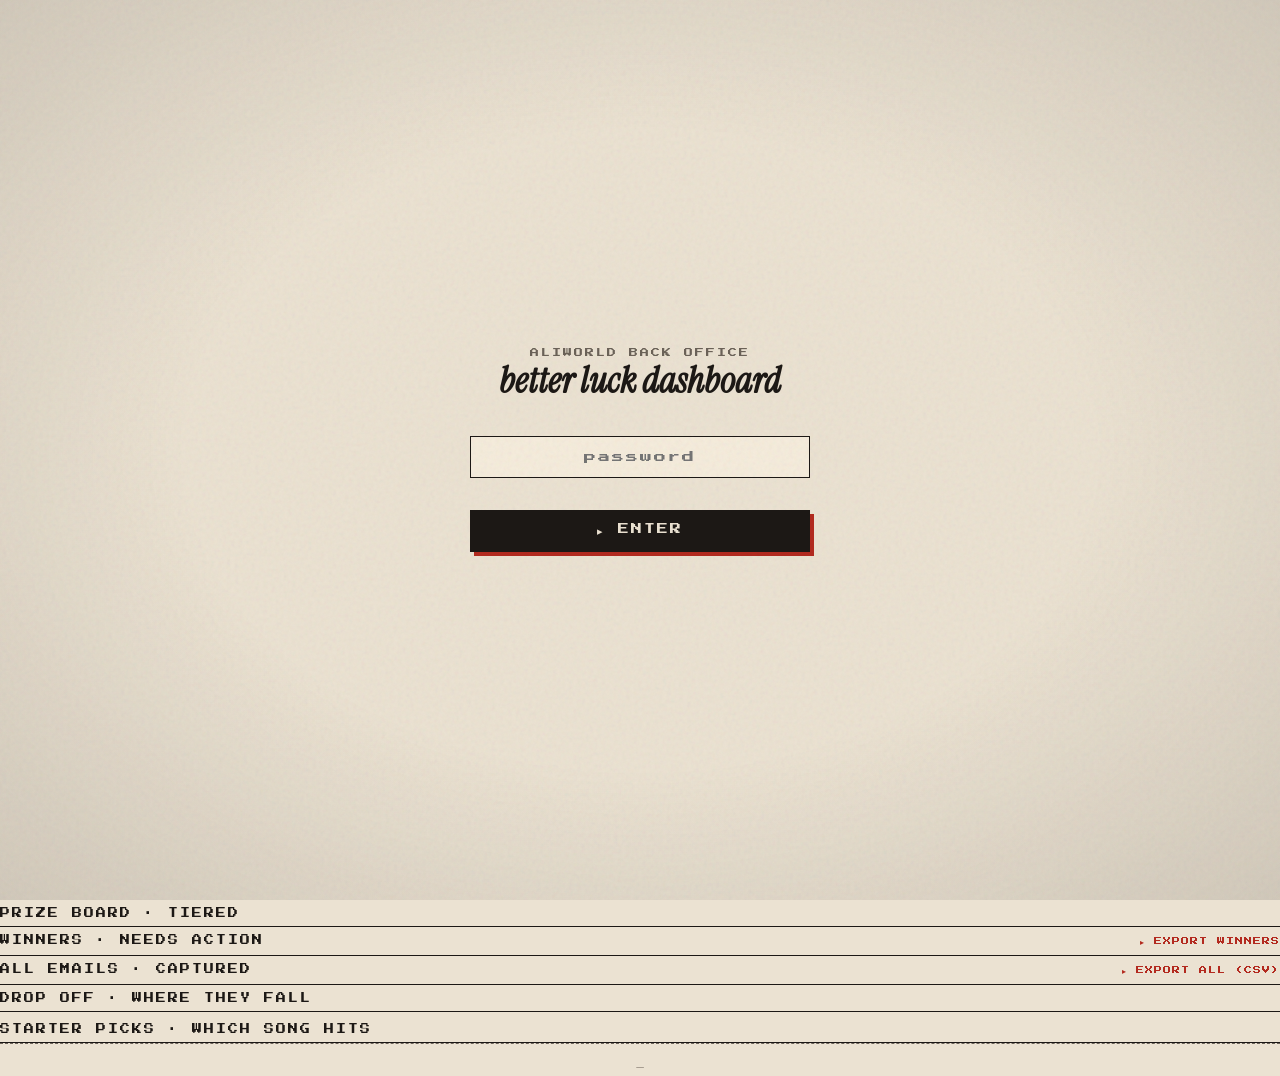
<file: dashboard (4).html>
<!DOCTYPE html>
<html lang="en">
<head>
<meta charset="UTF-8">
<meta name="viewport" content="width=device-width, initial-scale=1.0">
<title>dashboard / aliworld</title>
<link rel="icon" href="assets/favicon.ico">
<link rel="apple-touch-icon" href="assets/apple-touch-icon.png">
<link rel="preconnect" href="https://fonts.googleapis.com">
<link rel="preconnect" href="https://fonts.gstatic.com" crossorigin>
<link href="https://fonts.googleapis.com/css2?family=Press+Start+2P&family=Instrument+Serif:ital@0;1&family=Caveat:wght@400&display=swap" rel="stylesheet">
<link rel="stylesheet" href="styles/base.css">
<style>

/* ===================== GATE ===================== */
#gate {
  min-height: 100vh;
  display: flex;
  align-items: center;
  justify-content: center;
  flex-direction: column;
  gap: 32px;
  text-align: center;
  padding: 40px;
}
#gate h1 {
  font-family: 'Instrument Serif', serif;
  font-style: italic;
  font-size: 36px;
  color: var(--ink);
}
#gate .sub {
  font-family: 'Press Start 2P', monospace;
  font-size: 9px;
  letter-spacing: 2px;
  color: var(--ink-dim);
  text-transform: uppercase;
}
#gate input {
  font-family: 'Press Start 2P', monospace;
  font-size: 12px;
  letter-spacing: 2px;
  padding: 14px 18px;
  border: 1px solid var(--ink);
  background: var(--cream-3);
  color: var(--ink);
  width: 100%;
  max-width: 340px;
  outline: none;
  text-align: center;
}
#gate input:focus { border-color: var(--accent); }
#gate button {
  width: 100%;
  max-width: 340px;
  padding: 14px 18px;
  background: var(--ink);
  color: var(--cream);
  border: none;
  font-family: 'Press Start 2P', monospace;
  font-size: 11px;
  letter-spacing: 2px;
  text-transform: uppercase;
  cursor: pointer;
  box-shadow: 4px 4px 0 var(--accent);
}
#gate .error {
  font-family: 'Press Start 2P', monospace;
  font-size: 9px;
  letter-spacing: 1px;
  color: var(--accent);
  text-transform: uppercase;
  display: none;
}

/* ===================== DASHBOARD ===================== */
#dashboard { display: none; }
.db {
  max-width: 820px;
  margin: 0 auto;
  padding: 28px 22px;
  display: flex;
  flex-direction: column;
  gap: 24px;
}

.db-head {
  display: flex;
  align-items: flex-end;
  justify-content: space-between;
  border-bottom: 1px solid var(--ink);
  padding-bottom: 14px;
}
.db-head-left { display: flex; flex-direction: column; gap: 6px; }
.db-pre {
  font-family: 'Press Start 2P', monospace;
  font-size: 8px;
  letter-spacing: 2px;
  color: var(--ink-dim);
  text-transform: uppercase;
}
.db-title {
  font-family: 'Instrument Serif', serif;
  font-style: italic;
  font-size: 32px;
  color: var(--ink);
  line-height: 1;
}
.db-head-right {
  text-align: right;
  font-family: 'Press Start 2P', monospace;
  font-size: 8px;
  letter-spacing: 1px;
  color: var(--ink-dim);
  text-transform: uppercase;
  line-height: 1.7;
}
.db-head-right .live::before {
  content: '▮';
  color: var(--accent);
  margin-right: 5px;
  animation: blink 1.4s ease-in-out infinite;
}
@keyframes blink { 50% { opacity: 0.2; } }
.db-head-right .red { color: var(--accent); }

/* metrics */
.metrics {
  display: grid;
  grid-template-columns: repeat(4, 1fr);
  gap: 8px;
}
.metric {
  background: var(--cream-3);
  padding: 14px 12px;
  border: 1px solid var(--ink);
  box-shadow: 3px 3px 0 var(--accent);
  display: flex;
  flex-direction: column;
  gap: 6px;
}
.metric-label {
  font-family: 'Press Start 2P', monospace;
  font-size: 7px;
  letter-spacing: 1px;
  color: var(--ink-dim);
  text-transform: uppercase;
}
.metric-value {
  font-family: 'Press Start 2P', monospace;
  font-size: 18px;
  color: var(--ink);
  line-height: 1.1;
}
.metric-value.red { color: var(--accent); }
.metric-delta {
  font-family: 'Press Start 2P', monospace;
  font-size: 7px;
  letter-spacing: 1px;
  color: var(--ink-dim);
  text-transform: uppercase;
}

/* section header */
.sec-h {
  display: flex;
  justify-content: space-between;
  align-items: baseline;
  border-bottom: 1px solid var(--ink);
  padding-bottom: 8px;
  margin-top: 8px;
}
.sec-title {
  font-family: 'Press Start 2P', monospace;
  font-size: 10px;
  letter-spacing: 2px;
  color: var(--ink);
  text-transform: uppercase;
}
.sec-action {
  font-family: 'Press Start 2P', monospace;
  font-size: 8px;
  letter-spacing: 1px;
  color: var(--accent);
  text-transform: uppercase;
  cursor: pointer;
  background: none;
  border: none;
  padding: 0;
}
.sec-action:hover { text-decoration: underline; }

/* prize board */
.prizes { display: flex; flex-direction: column; }
.prize-row {
  display: grid;
  grid-template-columns: 48px 1fr auto auto auto auto;
  gap: 10px;
  padding: 11px 0;
  border-bottom: 1px dashed var(--ink-dim);
  align-items: center;
}
.prize-row:last-child { border-bottom: none; }
.prize-gym {
  font-family: 'Press Start 2P', monospace;
  font-size: 9px;
  color: var(--accent);
  letter-spacing: 1px;
}
.prize-info { display: flex; flex-direction: column; gap: 2px; }
.prize-name {
  font-family: 'Press Start 2P', monospace;
  font-size: 9px;
  letter-spacing: 1px;
  color: var(--ink);
  text-transform: uppercase;
}
.prize-sub {
  font-family: 'Instrument Serif', serif;
  font-style: italic;
  font-size: 13px;
  color: var(--ink-dim);
  margin-top: 1px;
}
.prize-count {
  font-family: 'Press Start 2P', monospace;
  font-size: 7px;
  letter-spacing: 1px;
  color: var(--ink-dim);
  text-transform: uppercase;
  text-align: right;
  line-height: 1.5;
}
.prize-count strong {
  font-size: 10px;
  color: var(--ink);
  display: block;
  margin-top: 2px;
  font-weight: 400;
}
.prize-count.red strong { color: var(--accent); }
.pz-status {
  font-family: 'Press Start 2P', monospace;
  font-size: 7px;
  letter-spacing: 1px;
  text-transform: uppercase;
  padding: 4px 8px;
  border: 1px solid currentColor;
  white-space: nowrap;
}
.pz-status.live { color: var(--accent); }
.pz-status.claimed { color: var(--ink); }
.pz-status.sent { color: #6b8a4a; }
.pz-status.queued { color: var(--ink-dim); }
.pz-swap {
  font-family: 'Press Start 2P', monospace;
  font-size: 7px;
  letter-spacing: 1px;
  color: var(--accent);
  text-transform: uppercase;
  background: none;
  border: 1px solid var(--accent);
  padding: 5px 8px;
  cursor: pointer;
  white-space: nowrap;
}
.pz-swap:hover { background: var(--accent); color: var(--cream); }

.pz-reset {
  font-family: 'Press Start 2P', monospace;
  font-size: 7px;
  letter-spacing: 1px;
  color: var(--ink-dim);
  text-transform: uppercase;
  background: none;
  border: 1px solid var(--ink-dim);
  padding: 5px 8px;
  cursor: pointer;
  white-space: nowrap;
}
.pz-reset:hover { background: var(--ink-dim); color: var(--cream); }

.delete-row {
  font-family: 'Press Start 2P', monospace;
  font-size: 9px;
  color: var(--ink-dim);
  background: none;
  border: 1px solid var(--ink-dim);
  width: 24px;
  height: 24px;
  cursor: pointer;
  padding: 0;
  display: flex;
  align-items: center;
  justify-content: center;
}
.delete-row:hover { background: var(--accent); color: var(--cream); border-color: var(--accent); }

/* winners */
.winners { display: flex; flex-direction: column; }
.winner-row {
  display: grid;
  grid-template-columns: auto 1fr auto auto auto auto auto;
  gap: 10px;
  padding: 12px 0;
  border-bottom: 1px dashed var(--ink-dim);
  align-items: center;
}
.winner-row:last-child { border-bottom: none; }
.wg-tag {
  font-family: 'Press Start 2P', monospace;
  font-size: 8px;
  color: var(--accent);
  letter-spacing: 1px;
  background: rgba(179, 42, 31, 0.08);
  padding: 4px 7px;
  border: 1px solid var(--accent);
}
.wname {
  font-family: 'Instrument Serif', serif;
  font-style: italic;
  font-size: 17px;
  color: var(--ink);
}
.wemail {
  display: block;
  font-family: 'Press Start 2P', monospace;
  font-style: normal;
  font-size: 7px;
  color: var(--ink-dim);
  letter-spacing: 1px;
  margin-top: 2px;
}
.wprize {
  font-family: 'Press Start 2P', monospace;
  font-size: 7px;
  letter-spacing: 1px;
  color: var(--ink);
  text-transform: uppercase;
  text-align: right;
}
.wstatus {
  font-family: 'Press Start 2P', monospace;
  font-size: 7px;
  letter-spacing: 1px;
  text-transform: uppercase;
  padding: 3px 6px;
  border: 1px solid currentColor;
  white-space: nowrap;
}
.wstatus.ok { color: #6b8a4a; }
.wstatus.warn { color: var(--accent); animation: blink 2s ease-in-out infinite; }
.wstatus.dim { color: var(--ink-dim); }
.w-action {
  font-family: 'Press Start 2P', monospace;
  font-size: 8px;
  letter-spacing: 1px;
  text-transform: uppercase;
  cursor: pointer;
  background: var(--ink);
  color: var(--cream);
  border: none;
  padding: 6px 10px;
  box-shadow: 2px 2px 0 var(--accent);
  white-space: nowrap;
}
.w-action:hover { transform: translate(1px,1px); box-shadow: 1px 1px 0 var(--accent); }
.w-action.done {
  background: transparent;
  color: var(--ink-dim);
  box-shadow: none;
  border: 1px solid var(--ink-dim);
}

/* funnel */
.funnel { display: flex; flex-direction: column; gap: 8px; padding-top: 4px; }
.funnel-row {
  display: grid;
  grid-template-columns: 110px 1fr 64px;
  gap: 12px;
  align-items: center;
}
.funnel-label {
  font-family: 'Press Start 2P', monospace;
  font-size: 7px;
  letter-spacing: 1px;
  color: var(--ink-dim);
  text-transform: uppercase;
}
.funnel-bar {
  height: 14px;
  background: rgba(28, 24, 21, 0.06);
  border: 1px solid var(--ink-dim);
}
.funnel-fill { height: 100%; background: var(--ink); }
.funnel-fill.cp { background: var(--accent); }
.funnel-count {
  font-family: 'Press Start 2P', monospace;
  font-size: 8px;
  color: var(--ink);
  text-align: right;
}
.checkpoint-label {
  grid-column: 1 / -1;
  display: flex;
  align-items: center;
  gap: 8px;
  font-family: 'Instrument Serif', serif;
  font-style: italic;
  font-size: 13px;
  color: var(--accent);
  padding: 4px 0;
}
.checkpoint-label::after {
  content: '';
  flex: 1;
  border-top: 1px dashed var(--accent);
}

/* starters */
.starters { display: grid; grid-template-columns: repeat(3, 1fr); gap: 10px; }
.starter-stat {
  display: flex;
  flex-direction: column;
  gap: 5px;
  padding: 14px 12px;
  background: var(--cream-3);
  border: 1px solid var(--ink);
}
.s-name {
  font-family: 'Press Start 2P', monospace;
  font-size: 11px;
  letter-spacing: 1px;
  color: var(--ink);
  text-transform: uppercase;
}
.s-pct {
  font-family: 'Press Start 2P', monospace;
  font-size: 18px;
  color: var(--ink);
}
.starter-stat.top .s-pct { color: var(--accent); }
.s-count {
  font-family: 'Press Start 2P', monospace;
  font-size: 7px;
  color: var(--ink-dim);
  text-transform: uppercase;
}
.s-track {
  font-family: 'Instrument Serif', serif;
  font-style: italic;
  font-size: 13px;
  color: var(--ink-dim);
}
.starter-stat.top .s-track { color: var(--accent); }

.db-footnote {
  font-family: 'Instrument Serif', serif;
  font-style: italic;
  font-size: 14px;
  color: var(--ink-dim);
  text-align: center;
  padding-top: 14px;
  border-top: 1px dashed var(--ink-dim);
}

/* modal overlay */
.modal-overlay {
  display: none;
  position: fixed;
  inset: 0;
  background: rgba(28, 24, 21, 0.6);
  z-index: 500;
  align-items: center;
  justify-content: center;
  padding: 24px;
}
.modal-overlay.open { display: flex; }
.modal {
  background: var(--cream-3);
  border: 1px solid var(--ink);
  box-shadow: 8px 8px 0 var(--accent);
  padding: 28px 24px;
  max-width: 460px;
  width: 100%;
  display: flex;
  flex-direction: column;
  gap: 18px;
}
.modal-title {
  font-family: 'Press Start 2P', monospace;
  font-size: 11px;
  letter-spacing: 2px;
  color: var(--ink);
  text-transform: uppercase;
}
.modal-sub {
  font-family: 'Instrument Serif', serif;
  font-style: italic;
  font-size: 15px;
  color: var(--ink-dim);
  margin-top: -8px;
}
.modal label {
  font-family: 'Press Start 2P', monospace;
  font-size: 8px;
  letter-spacing: 1px;
  color: var(--ink-dim);
  text-transform: uppercase;
  display: block;
  margin-bottom: 6px;
}
.modal input, .modal select {
  width: 100%;
  font-family: 'Instrument Serif', serif;
  font-style: italic;
  font-size: 18px;
  padding: 8px 0;
  border: none;
  border-bottom: 1px solid var(--ink);
  background: transparent;
  color: var(--ink);
  outline: none;
}
.modal-actions { display: flex; gap: 10px; }
.modal-save {
  flex: 1;
  padding: 12px;
  background: var(--ink);
  color: var(--cream);
  border: none;
  font-family: 'Press Start 2P', monospace;
  font-size: 10px;
  letter-spacing: 1px;
  text-transform: uppercase;
  cursor: pointer;
  box-shadow: 3px 3px 0 var(--accent);
}
.modal-cancel {
  padding: 12px 16px;
  background: transparent;
  color: var(--ink-dim);
  border: 1px solid var(--ink-dim);
  font-family: 'Press Start 2P', monospace;
  font-size: 10px;
  letter-spacing: 1px;
  text-transform: uppercase;
  cursor: pointer;
}
</style>
</head>
<body>

<!-- ============= GATE ============= -->
<div id="gate">
  <div>
    <div class="sub">aliworld back office</div>
    <h1>better luck dashboard</h1>
  </div>
  <input id="pw-input" type="password" placeholder="password" autocomplete="off">
  <div id="pw-error" class="error">wrong password</div>
  <button onclick="checkPassword()">▸ enter</button>
</div>

<!-- ============= DASHBOARD ============= -->
<div id="dashboard">
<div class="db">

  <div class="db-head">
    <div class="db-head-left">
      <div class="db-pre">▸ aliworld back office</div>
      <h1 class="db-title">better luck dashboard</h1>
    </div>
    <div class="db-head-right">
      <span class="live">live</span><br>
      <span class="red" id="db-prizes-left">— prizes left</span><br>
      <button class="sec-action" onclick="logout()" style="margin-top:6px">▸ logout</button>
    </div>
  </div>

  <!-- metrics -->
  <div class="metrics">
    <div class="metric">
      <div class="metric-label">plays today</div>
      <div class="metric-value" id="db-plays-today">—</div>
      <div class="metric-delta" id="db-plays-delta">loading</div>
    </div>
    <div class="metric">
      <div class="metric-label">total plays</div>
      <div class="metric-value" id="db-plays-total">—</div>
      <div class="metric-delta">since launch</div>
    </div>
    <div class="metric">
      <div class="metric-label">emails captured</div>
      <div class="metric-value red" id="db-emails">—</div>
      <div class="metric-delta" id="db-conv">— conv rate</div>
    </div>
    <div class="metric">
      <div class="metric-label">rewards sent</div>
      <div class="metric-value" id="db-emails-sent">—</div>
      <div class="metric-delta" id="db-emails-pending">— pending</div>
    </div>
  </div>

  <!-- email controls -->
  <div class="sec-h" style="margin-top: 0;">
    <span class="sec-title">reward emails</span>
    <div style="display: flex; gap: 10px;">
      <button class="sec-action" id="run-cron-btn" onclick="runRewardsSend()">▸ send now (manual)</button>
    </div>
  </div>
  <div id="email-status" style="font-family: 'Instrument Serif', serif; font-style: italic; font-size: 14px; color: var(--ink-dim); padding: 8px 0 16px;">
    cron runs every 30 min automatically. use "send now" to trigger immediately or resend to a specific address.
  </div>
      <div class="metric-delta" id="db-avg-runs">avg — runs</div>
    </div>
  </div>

  <!-- prize board -->
  <div class="sec-h">
    <span class="sec-title">prize board · tiered</span>
  </div>
  <div class="prizes" id="prize-board"></div>

  <!-- winners -->
  <div class="sec-h">
    <span class="sec-title">winners · needs action</span>
    <button class="sec-action" onclick="exportCSV()">▸ export winners</button>
  </div>
  <div class="winners" id="winners-list"></div>

  <!-- all emails captured -->
  <div class="sec-h">
    <span class="sec-title">all emails · captured</span>
    <button class="sec-action" onclick="exportAllEmails()">▸ export all (csv)</button>
  </div>
  <div class="winners" id="all-emails-list"></div>

  <!-- funnel -->
  <div class="sec-h">
    <span class="sec-title">drop off · where they fall</span>
  </div>
  <div class="funnel" id="funnel"></div>

  <!-- starter picks -->
  <div class="sec-h">
    <span class="sec-title">starter picks · which song hits</span>
  </div>
  <div class="starters" id="starter-picks"></div>
  <div class="db-footnote" id="db-insight">—</div>

</div>
</div>

<!-- ============= SWAP PRIZE MODAL ============= -->
<div class="modal-overlay" id="swap-modal">
  <div class="modal">
    <div class="modal-title">swap prize</div>
    <div class="modal-sub" id="swap-modal-gym">gym — prize</div>
    <div>
      <label>new prize name</label>
      <input id="swap-name" type="text" placeholder="e.g. signed vinyl">
    </div>
    <div>
      <label>delivery type</label>
      <select id="swap-type">
        <option value="digital">digital (auto-link)</option>
        <option value="physical">physical (manual ship)</option>
        <option value="manual">manual (you handle)</option>
      </select>
    </div>
    <div>
      <label>link (optional)</label>
      <input id="swap-link" type="text" placeholder="https://...">
    </div>
    <div class="modal-actions">
      <button class="modal-save" onclick="saveSwap()">▸ save prize</button>
      <button class="modal-cancel" onclick="closeSwapModal()">cancel</button>
    </div>
  </div>
</div>

<script>
// ============= supabase client (same as game) =============
const SUPABASE_URL = 'https://pplpihxmkucmmmkciypf.supabase.co';
const SUPABASE_ANON_KEY = 'eyJhbGciOiJIUzI1NiIsInR5cCI6IkpXVCJ9.eyJpc3MiOiJzdXBhYmFzZSIsInJlZiI6InBwbHBpaHhta3VjbW1ta2NpeXBmIiwicm9sZSI6ImFub24iLCJpYXQiOjE3NzczMjg3MDksImV4cCI6MjA5MjkwNDcwOX0.Kuyazq6nc-APPS2aOpHw4Bhls1R9-Ut7FSClgxa8Adw';

async function dbReq(path, opts = {}) {
  const res = await fetch(`${SUPABASE_URL}/rest/v1/${path}`, {
    ...opts,
    headers: {
      'apikey': SUPABASE_ANON_KEY,
      'Authorization': `Bearer ${SUPABASE_ANON_KEY}`,
      'Content-Type': 'application/json',
      ...(opts.headers || {})
    }
  });
  if (!res.ok) return null;
  const text = await res.text();
  return text ? JSON.parse(text) : null;
}

async function getCount(table, filter = '') {
  const res = await fetch(`${SUPABASE_URL}/rest/v1/${table}?select=id${filter}`, {
    headers: {
      'apikey': SUPABASE_ANON_KEY,
      'Authorization': `Bearer ${SUPABASE_ANON_KEY}`,
      'Prefer': 'count=exact',
      'Range-Unit': 'items',
      'Range': '0-0'
    }
  });
  const cr = res.headers.get('content-range');
  return cr ? parseInt(cr.split('/')[1]) : 0;
}

// ============= password gate =============
const DASHBOARD_PASSWORD = 'aliworld2024';

function checkPassword() {
  const pw = document.getElementById('pw-input').value;
  if (pw === DASHBOARD_PASSWORD) {
    document.getElementById('gate').style.display = 'none';
    document.getElementById('dashboard').style.display = 'block';
    loadDashboard();
  } else {
    document.getElementById('pw-error').style.display = 'block';
    document.getElementById('pw-input').value = '';
  }
}

document.getElementById('pw-input').addEventListener('keydown', e => {
  if (e.key === 'Enter') checkPassword();
});

function logout() {
  document.getElementById('gate').style.display = 'flex';
  document.getElementById('dashboard').style.display = 'none';
}

// ============= prize data =============
const PRIZES = [
  { id: 'album', gym: 1, name: 'early album link', sub: 'unlimited · digital', limited: false, link: 'https://symphony.to/dannyali/better-luck-next-time' },
  { id: 'sticker', gym: 2, name: 'sticker pack', sub: 'limited · 1 of 1', limited: true },
  { id: 'patreon', gym: 3, name: 'free patreon month', sub: 'limited · 1 of 1', limited: true, link: 'https://patreon.com/c/six5ive' },
  { id: 'merch', gym: 4, name: 'free merch pack', sub: 'limited · 1 of 1', limited: true, link: 'https://square.link/u/3mgewklo' },
  { id: 'drop', gym: 5, name: 'private drop access', sub: 'limited · 1 of 1', limited: true },
  { id: 'show', gym: 6, name: 'lifetime show entry', sub: 'limited · champion only', limited: true },
];

// ============= load dashboard from supabase =============
async function loadDashboard() {
  showToast('loading...');
  // each query is wrapped so one failure doesn't kill the rest
  const safe = (p, fallback) => p.catch(e => { console.error('query failed:', e); return fallback; });

  try {
    const [
      totalPlays,
      playsToday,
      allPrizes,
      fallCounts,
      starterData,
      allPlays,
      emailsSent
    ] = await Promise.all([
      safe(getCount('plays'), 0),
      safe(getCountToday(), 0),
      safe(dbReq('prizes_awarded?order=created_at.desc'), []),
      safe(dbReq('fallen_log?select=gym'), []),
      safe(dbReq('plays?select=starter'), []),
      safe(dbReq('plays?select=name,email,starter,created_at&order=created_at.desc&limit=200'), []),
      safe(getCount('email_log'), 0)
    ]);

    const pendingCount = (allPrizes || []).filter(p => !p.emailed &&
      ['album','drop','patreon'].includes(p.prize_id)).length;

    document.getElementById('db-emails-sent').textContent = emailsSent.toLocaleString();
    document.getElementById('db-emails-pending').textContent = `${pendingCount} pending`;

    renderMetrics(totalPlays, playsToday, allPrizes);
    renderPrizeBoard(allPrizes);
    renderWinners(allPrizes);
    renderAllEmails(allPlays);
    renderFunnel(totalPlays, fallCounts);
    renderStarters(starterData);
  } catch (e) {
    console.error('dashboard load error:', e);
    showToast('error loading data — check console');
  }
}

async function getCountToday() {
  const today = new Date();
  today.setHours(0, 0, 0, 0);
  return getCount('plays', `&created_at=gte.${today.toISOString()}`);
}

// ============= metrics =============
function renderMetrics(totalPlays, playsToday, allPrizes) {
  const limitedPrizes = PRIZES.filter(p => p.limited);
  const claimed = (allPrizes || []).filter(p => p.limited).length;
  const remaining = limitedPrizes.length - claimed;
  const emails = totalPlays; // one email per play record

  document.getElementById('db-plays-today').textContent = playsToday.toLocaleString();
  document.getElementById('db-plays-delta').textContent = 'today';
  document.getElementById('db-plays-total').textContent = totalPlays.toLocaleString();
  document.getElementById('db-emails').textContent = emails.toLocaleString();
  document.getElementById('db-conv').textContent = totalPlays > 0
    ? Math.round(emails / totalPlays * 100) + '% conv'
    : '—';
  document.getElementById('db-prizes-claimed').textContent = claimed + ' / ' + limitedPrizes.length;
  document.getElementById('db-prizes-left').textContent = remaining + ' prizes left';
  document.getElementById('db-avg-runs').textContent = claimed > 0
    ? `avg ${Math.round(totalPlays / claimed)} runs`
    : 'none yet';
}

// ============= prize board =============
let swapGymNum = null;

function renderPrizeBoard(allPrizes) {
  const board = document.getElementById('prize-board');
  board.innerHTML = '';

  PRIZES.forEach(prize => {
    const claimEntry = (allPrizes || []).find(p => p.prize_id === prize.id && p.limited);
    const awardCount = (allPrizes || []).filter(p => p.prize_id === prize.id).length;

    let statusHtml, countHtml, resetBtn = '<span></span>';
    if (!prize.limited) {
      statusHtml = `<span class="pz-status live">live</span>`;
      countHtml = `<div class="prize-count">claimed<strong>${awardCount}×</strong></div>`;
      // unlimited prizes can still be reset (clears all award entries for that prize_id)
      if (awardCount > 0) {
        resetBtn = `<button class="pz-reset" onclick="resetPrize('${prize.id}', '${prize.name}', false)" title="clear all ${awardCount} claims">reset</button>`;
      }
    } else if (claimEntry) {
      statusHtml = `<span class="pz-status ${claimEntry.sent ? 'sent' : 'claimed'}">${claimEntry.sent ? 'sent ✓' : 'claimed'}</span>`;
      countHtml = `<div class="prize-count red">winner<strong>${claimEntry.winner_name || '—'}</strong></div>`;
      resetBtn = `<button class="pz-reset" onclick="resetPrize('${prize.id}', '${prize.name}', true)" title="release this prize back to open">reset</button>`;
    } else {
      statusHtml = `<span class="pz-status live">live</span>`;
      countHtml = `<div class="prize-count">status<strong>open</strong></div>`;
    }

    const row = document.createElement('div');
    row.className = 'prize-row';
    row.innerHTML = `
      <span class="prize-gym">gym ${prize.gym}</span>
      <div class="prize-info">
        <div class="prize-name">${prize.name}</div>
        <div class="prize-sub">${prize.sub}</div>
      </div>
      ${countHtml}
      ${statusHtml}
      ${resetBtn}
      <button class="pz-swap" onclick="openSwapModal(${prize.gym})">▸ swap</button>
    `;
    board.appendChild(row);
  });
}

// ============= winners =============
function renderWinners(allPrizes) {
  const list = document.getElementById('winners-list');

  if (!allPrizes || !allPrizes.length) {
    list.innerHTML = '<div style="font-family: \'Instrument Serif\', serif; font-style: italic; font-size: 16px; color: var(--ink-dim); padding: 12px 0;">no prizes awarded yet</div>';
    return;
  }

  list.innerHTML = '';
  allPrizes.forEach(entry => {
    const prize = PRIZES.find(p => p.id === entry.prize_id);
    const gymNum = prize ? prize.gym : '?';
    const timeDiff = Date.now() - new Date(entry.created_at).getTime();
    const minsAgo = Math.floor(timeDiff / 60000);
    const timeStr = minsAgo < 60 ? `${minsAgo}m ago`
      : minsAgo < 1440 ? `${Math.floor(minsAgo / 60)}h ago`
      : `${Math.floor(minsAgo / 1440)}d ago`;

    const followupStatus = entry.sent
      ? '<span class="wstatus ok">sent ✓</span>'
      : '<span class="wstatus warn">needs action</span>';
    const actionBtn = entry.sent
      ? '<button class="w-action done">done ✓</button>'
      : `<button class="w-action" onclick="markSent('${entry.id}')">▸ send</button>`;

    const resendBtn = `<button class="pz-reset" onclick="resendToEmail('${entry.email}', '${(entry.winner_name||'').replace(/'/g,'')}')">resend email</button>`;

    const row = document.createElement('div');
    row.className = 'winner-row';
    row.innerHTML = `
      <span class="wg-tag">gym ${gymNum}</span>
      <div>
        <span class="wname">${entry.winner_name || 'anonymous'}</span>
        <span class="wemail">${entry.email} · ${timeStr}</span>
      </div>
      <span class="wprize">${entry.prize_name}</span>
      ${followupStatus}
      ${actionBtn}
      ${resendBtn}
      <button class="delete-row" onclick="deleteWinner('${entry.id}', '${(entry.winner_name || '').replace(/'/g, '')}')">×</button>
    `;
    list.appendChild(row);
  });
}

async function markSent(id) {
  await dbReq(`prizes_awarded?id=eq.${id}`, {
    method: 'PATCH',
    headers: { 'Prefer': 'return=minimal' },
    body: JSON.stringify({ sent: true })
  });
  loadDashboard();
}

// reset a prize back to open. for limited prizes, removes the single claim row.
// for unlimited prizes, removes all claim rows for that prize_id.
async function resetPrize(prizeId, prizeName, isLimited) {
  const msg = isLimited
    ? `release "${prizeName}" back to open?\nthe current winner will lose this prize.`
    : `clear ALL claims for "${prizeName}"?\nthis cannot be undone.`;
  if (!confirm(msg)) return;
  await dbReq(`prizes_awarded?prize_id=eq.${prizeId}`, {
    method: 'DELETE',
    headers: { 'Prefer': 'return=minimal' }
  });
  showToast(`${prizeName} reset`);
  loadDashboard();
}

// delete a single play and all related data for that email
async function deletePlay(email, name) {
  if (!confirm(`delete all data for ${name || email}?\nthis removes their play, falls, and any prizes won.\ncannot be undone.`)) return;
  const enc = encodeURIComponent(email);
  await Promise.all([
    dbReq(`prizes_awarded?email=eq.${enc}`, { method: 'DELETE', headers: { 'Prefer': 'return=minimal' } }),
    dbReq(`fallen_log?email=eq.${enc}`, { method: 'DELETE', headers: { 'Prefer': 'return=minimal' } }),
    dbReq(`plays?email=eq.${enc}`, { method: 'DELETE', headers: { 'Prefer': 'return=minimal' } })
  ]);
  showToast(`removed ${email}`);
  loadDashboard();
}

// delete a single prize claim (keeps the play data intact)
async function deleteWinner(id, name) {
  if (!confirm(`remove this prize claim from ${name || 'this winner'}?\nthe prize goes back to open. their play data stays.`)) return;
  await dbReq(`prizes_awarded?id=eq.${id}`, {
    method: 'DELETE',
    headers: { 'Prefer': 'return=minimal' }
  });
  showToast('claim removed');
  loadDashboard();
}

// ============= all emails =============
function renderAllEmails(plays) {
  const list = document.getElementById('all-emails-list');
  if (!plays || !plays.length) {
    list.innerHTML = '<div style="font-family: \'Instrument Serif\', serif; font-style: italic; font-size: 16px; color: var(--ink-dim); padding: 12px 0;">no emails captured yet</div>';
    return;
  }
  list.innerHTML = '';
  // dedupe by email, keep most recent
  const seen = new Set();
  const unique = [];
  plays.forEach(p => {
    if (!seen.has(p.email)) {
      seen.add(p.email);
      unique.push(p);
    }
  });
  unique.slice(0, 50).forEach(p => {
    const timeDiff = Date.now() - new Date(p.created_at).getTime();
    const minsAgo = Math.floor(timeDiff / 60000);
    const timeStr = minsAgo < 60 ? `${minsAgo}m ago`
      : minsAgo < 1440 ? `${Math.floor(minsAgo / 60)}h ago`
      : `${Math.floor(minsAgo / 1440)}d ago`;

    const row = document.createElement('div');
    row.className = 'winner-row';
    row.innerHTML = `
      <span class="wg-tag" style="background:transparent;color:var(--ink-dim);border-color:var(--ink-dim)">${(p.starter || '?').toUpperCase()}</span>
      <div>
        <span class="wname">${p.name || 'anonymous'}</span>
        <span class="wemail">${p.email} · ${timeStr}</span>
      </div>
      <span class="wprize"></span>
      <span class="wstatus dim">captured</span>
      <button class="delete-row" onclick="deletePlay('${p.email}', '${(p.name || '').replace(/'/g, '')}')">×</button>
    `;
    list.appendChild(row);
  });
  if (unique.length > 50) {
    const more = document.createElement('div');
    more.style.cssText = 'font-family: "Instrument Serif", serif; font-style: italic; font-size: 14px; color: var(--ink-dim); padding: 12px 0; text-align: center;';
    more.textContent = `+ ${unique.length - 50} more · use export csv to download all`;
    list.appendChild(more);
  }
}

async function exportAllEmails() {
  const plays = await dbReq('plays?select=name,email,starter,created_at&order=created_at.desc');
  if (!plays || !plays.length) return showToast('nothing to export');
  // dedupe
  const seen = new Set();
  const unique = [];
  plays.forEach(p => {
    if (!seen.has(p.email)) {
      seen.add(p.email);
      unique.push(p);
    }
  });
  const rows = [['name', 'email', 'starter', 'first_played']];
  unique.forEach(p => {
    rows.push([p.name || '', p.email || '', p.starter || '', p.created_at]);
  });
  const csv = rows.map(r => r.map(v => `"${v}"`).join(',')).join('\n');
  const blob = new Blob([csv], { type: 'text/csv' });
  const url = URL.createObjectURL(blob);
  const a = document.createElement('a');
  a.href = url;
  a.download = `aliworld-all-emails-${Date.now()}.csv`;
  a.click();
  setTimeout(() => URL.revokeObjectURL(url), 1000);
  showToast(`exported ${unique.length} unique emails`);
}

// ============= funnel =============
function renderFunnel(totalPlays, fallData) {
  const el = document.getElementById('funnel');
  const gymCounts = {};
  (fallData || []).forEach(r => {
    gymCounts[r.gym] = (gymCounts[r.gym] || 0) + 1;
  });

  let running = totalPlays;
  const rows = [];
  rows.push({ label: 'trainer card', n: totalPlays, cp: false });
  for (let g = 1; g <= 6; g++) {
    running -= (gymCounts[g] || 0);
    if (g === 4) rows.push({ checkpoint: true });
    rows.push({ label: `gym ${g}`, n: Math.max(0, running), cp: g >= 4 });
  }
  rows.push({ label: 'champion', n: Math.max(0, running), cp: false });

  el.innerHTML = '';
  rows.forEach(r => {
    if (r.checkpoint) {
      const div = document.createElement('div');
      div.className = 'checkpoint-label';
      div.textContent = 'checkpoint · resumes unlock here';
      el.appendChild(div);
      return;
    }
    const pct = totalPlays > 0 ? Math.max(1, Math.round(r.n / totalPlays * 100)) : 0;
    const div = document.createElement('div');
    div.className = 'funnel-row';
    div.innerHTML = `
      <span class="funnel-label">${r.label}</span>
      <div class="funnel-bar"><div class="funnel-fill${r.cp ? ' cp' : ''}" style="width:${pct}%"></div></div>
      <span class="funnel-count">${r.n}</span>
    `;
    el.appendChild(div);
  });
}

// ============= starter picks =============
function renderStarters(starterData) {
  const el = document.getElementById('starter-picks');
  const insight = document.getElementById('db-insight');
  const picks = { vesper: 0, omen: 0, hunger: 0 };
  (starterData || []).forEach(r => {
    if (r.starter && picks[r.starter] !== undefined) picks[r.starter]++;
  });
  const total = Object.values(picks).reduce((a, b) => a + b, 0) || 1;
  const topId = Object.entries(picks).sort((a, b) => b[1] - a[1])[0][0];

  const starters = [
    { id: 'vesper', track: '— where we been' },
    { id: 'omen', track: '— find my way' },
    { id: 'hunger', track: '— what i need' },
  ];

  el.innerHTML = '';
  starters.forEach(s => {
    const n = picks[s.id] || 0;
    const pct = Math.round(n / total * 100);
    const div = document.createElement('div');
    div.className = 'starter-stat' + (s.id === topId ? ' top' : '');
    div.innerHTML = `
      <div class="s-name">${s.id}</div>
      <div class="s-pct">${pct}%</div>
      <div class="s-count">${n} pick${n !== 1 ? 's' : ''}</div>
      <div class="s-track">${s.track}</div>
    `;
    el.appendChild(div);
  });

  const trackNames = { vesper: 'where we been', omen: 'find my way', hunger: 'what i need' };
  insight.textContent = total > 1
    ? `"${trackNames[topId]}" is your strongest track. lead with it.`
    : 'no starter data yet — check back after launch.';
}

// ============= swap prize modal =============
function openSwapModal(gymNum) {
  swapGymNum = gymNum;
  const prize = PRIZES.find(p => p.gym === gymNum);
  document.getElementById('swap-modal-gym').textContent = `gym ${gymNum} · currently: ${prize.name}`;
  document.getElementById('swap-name').value = prize.name;
  document.getElementById('swap-link').value = prize.link || '';
  document.getElementById('swap-type').value = prize.limited
    ? (prize.link ? 'digital' : 'physical')
    : 'digital';
  document.getElementById('swap-modal').classList.add('open');
}

function closeSwapModal() {
  document.getElementById('swap-modal').classList.remove('open');
  swapGymNum = null;
}

function saveSwap() {
  const prize = PRIZES.find(p => p.gym === swapGymNum);
  if (!prize) return;
  prize.name = document.getElementById('swap-name').value.trim() || prize.name;
  prize.link = document.getElementById('swap-link').value.trim() || undefined;
  closeSwapModal();
  loadDashboard();
  showToast('prize updated. update data.js in the game too.');
}

// ============= email functions =============
async function runRewardsSend() {
  const btn = document.getElementById('run-cron-btn');
  const status = document.getElementById('email-status');
  btn.textContent = '▸ sending...';
  btn.style.opacity = '0.5';
  status.textContent = 'triggering send-rewards function...';

  try {
    const res = await fetch(
      'https://pplpihxmkucmmmkciypf.supabase.co/functions/v1/send-rewards',
      {
        method: 'POST',
        headers: {
          'Authorization': `Bearer ${SUPABASE_ANON_KEY}`,
          'Content-Type': 'application/json'
        },
        body: JSON.stringify({})
      }
    );
    const data = await res.json();
    if (data.sent !== undefined) {
      status.textContent = `done — ${data.sent} sent, ${data.skipped || 0} skipped${data.errors?.length ? `, ${data.errors.length} errors` : ''}`;
      if (data.errors?.length) {
        console.error('send errors:', data.errors);
      }
    } else {
      status.textContent = `response: ${JSON.stringify(data)}`;
    }
    loadDashboard();
  } catch (e) {
    status.textContent = `error: ${e.message}`;
  } finally {
    btn.textContent = '▸ send now (manual)';
    btn.style.opacity = '1';
  }
}

async function resendToEmail(email, winnerName) {
  if (!confirm(`resend reward email to ${email}?\nthis will send even if they've already received one.`)) return;

  // clear the email_log entry for this address so it resends
  await dbReq(`email_log?email=eq.${encodeURIComponent(email)}`, {
    method: 'DELETE',
    headers: { 'Prefer': 'return=minimal' }
  });

  // also reset emailed flag on their prizes
  await dbReq(`prizes_awarded?email=eq.${encodeURIComponent(email)}`, {
    method: 'PATCH',
    headers: { 'Prefer': 'return=minimal' },
    body: JSON.stringify({ emailed: false, emailed_at: null })
  });

  showToast(`queued resend for ${email} — will fire in next cron cycle or click "send now"`);
  loadDashboard();
}
async function exportCSV() {
  const allPrizes = await dbReq('prizes_awarded?order=created_at.desc');
  if (!allPrizes) return showToast('nothing to export');
  const rows = [['name', 'email', 'prize', 'gym', 'time', 'sent']];
  allPrizes.forEach(a => {
    const prize = PRIZES.find(p => p.id === a.prize_id);
    rows.push([
      a.winner_name || '',
      a.email || '',
      a.prize_name || '',
      prize ? prize.gym : '?',
      a.created_at,
      a.sent ? 'yes' : 'no'
    ]);
  });
  const csv = rows.map(r => r.map(v => `"${v}"`).join(',')).join('\n');
  const blob = new Blob([csv], { type: 'text/csv' });
  const url = URL.createObjectURL(blob);
  const a = document.createElement('a');
  a.href = url;
  a.download = `aliworld-winners-${Date.now()}.csv`;
  a.click();
  setTimeout(() => URL.revokeObjectURL(url), 1000);
}

// ============= toast =============
function showToast(msg) {
  const existing = document.querySelector('.dash-toast');
  if (existing) existing.remove();
  const t = document.createElement('div');
  t.className = 'dash-toast';
  t.style.cssText = 'position:fixed;bottom:24px;left:50%;transform:translateX(-50%);background:var(--ink);color:var(--cream);padding:12px 20px;font-family:"Press Start 2P",monospace;font-size:9px;letter-spacing:1px;text-transform:uppercase;z-index:999;box-shadow:4px 4px 0 var(--accent);white-space:nowrap;';
  t.textContent = msg;
  document.body.appendChild(t);
  setTimeout(() => t.remove(), 3000);
}

// ============= auto-refresh every 30s =============
setInterval(() => {
  if (document.getElementById('dashboard').style.display !== 'none') {
    loadDashboard();
  }
}, 30000);


</script>
</body>
</html>
</file>
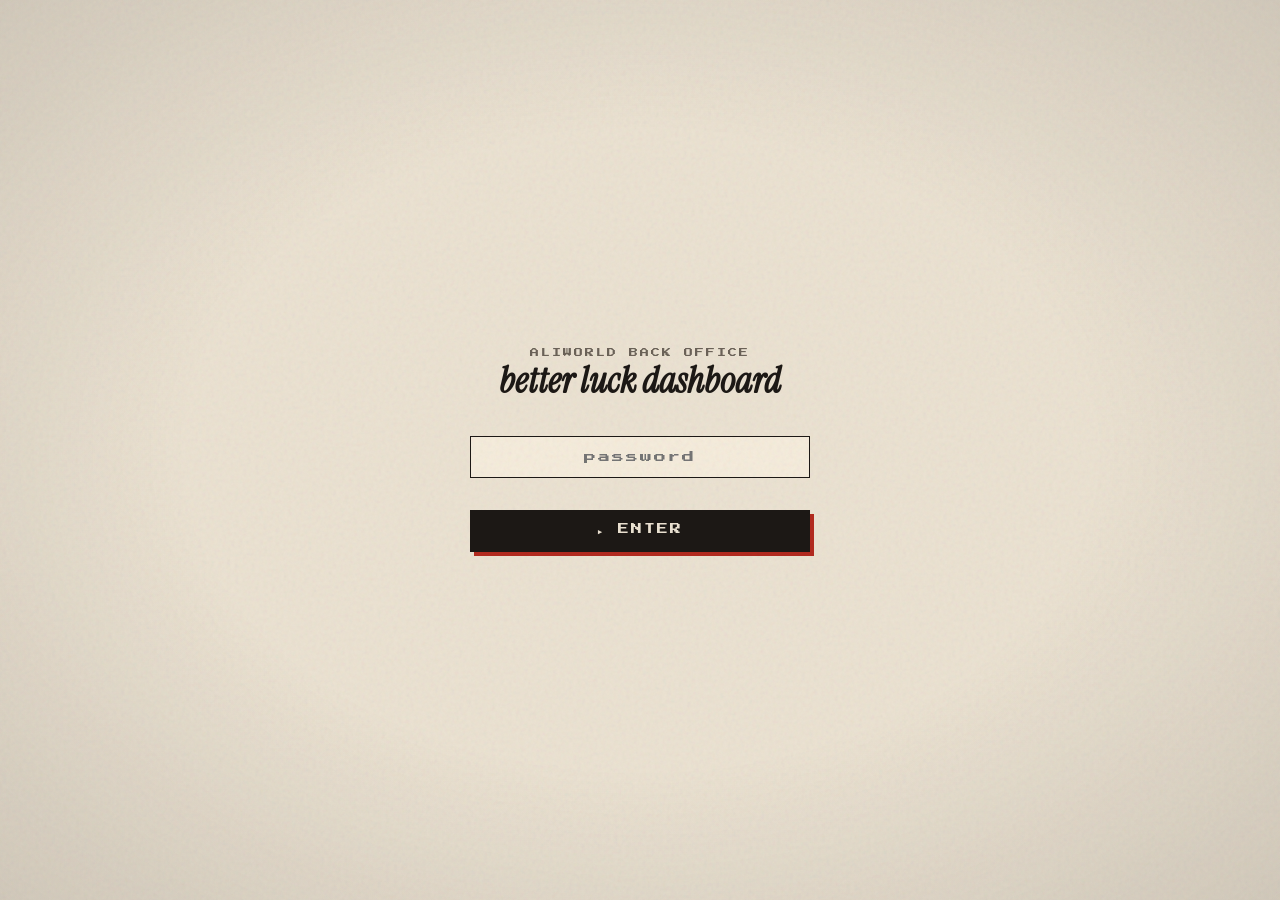
<file: dashboard (5).html>
<!DOCTYPE html>
<html lang="en">
<head>
<meta charset="UTF-8">
<meta name="viewport" content="width=device-width, initial-scale=1.0">
<title>dashboard / aliworld</title>
<link rel="icon" href="assets/favicon.ico">
<link rel="apple-touch-icon" href="assets/apple-touch-icon.png">
<link rel="preconnect" href="https://fonts.googleapis.com">
<link rel="preconnect" href="https://fonts.gstatic.com" crossorigin>
<link href="https://fonts.googleapis.com/css2?family=Press+Start+2P&family=Instrument+Serif:ital@0;1&family=Caveat:wght@400&display=swap" rel="stylesheet">
<link rel="stylesheet" href="styles/base.css">
<style>

/* ===================== GATE ===================== */
#gate {
  min-height: 100vh;
  display: flex;
  align-items: center;
  justify-content: center;
  flex-direction: column;
  gap: 32px;
  text-align: center;
  padding: 40px;
}
#gate h1 {
  font-family: 'Instrument Serif', serif;
  font-style: italic;
  font-size: 36px;
  color: var(--ink);
}
#gate .sub {
  font-family: 'Press Start 2P', monospace;
  font-size: 9px;
  letter-spacing: 2px;
  color: var(--ink-dim);
  text-transform: uppercase;
}
#gate input {
  font-family: 'Press Start 2P', monospace;
  font-size: 12px;
  letter-spacing: 2px;
  padding: 14px 18px;
  border: 1px solid var(--ink);
  background: var(--cream-3);
  color: var(--ink);
  width: 100%;
  max-width: 340px;
  outline: none;
  text-align: center;
}
#gate input:focus { border-color: var(--accent); }
#gate button {
  width: 100%;
  max-width: 340px;
  padding: 14px 18px;
  background: var(--ink);
  color: var(--cream);
  border: none;
  font-family: 'Press Start 2P', monospace;
  font-size: 11px;
  letter-spacing: 2px;
  text-transform: uppercase;
  cursor: pointer;
  box-shadow: 4px 4px 0 var(--accent);
}
#gate .error {
  font-family: 'Press Start 2P', monospace;
  font-size: 9px;
  letter-spacing: 1px;
  color: var(--accent);
  text-transform: uppercase;
  display: none;
}

/* ===================== DASHBOARD ===================== */
#dashboard { display: none; }
.db {
  max-width: 820px;
  margin: 0 auto;
  padding: 28px 22px;
  display: flex;
  flex-direction: column;
  gap: 24px;
}

.db-head {
  display: flex;
  align-items: flex-end;
  justify-content: space-between;
  border-bottom: 1px solid var(--ink);
  padding-bottom: 14px;
}
.db-head-left { display: flex; flex-direction: column; gap: 6px; }
.db-pre {
  font-family: 'Press Start 2P', monospace;
  font-size: 8px;
  letter-spacing: 2px;
  color: var(--ink-dim);
  text-transform: uppercase;
}
.db-title {
  font-family: 'Instrument Serif', serif;
  font-style: italic;
  font-size: 32px;
  color: var(--ink);
  line-height: 1;
}
.db-head-right {
  text-align: right;
  font-family: 'Press Start 2P', monospace;
  font-size: 8px;
  letter-spacing: 1px;
  color: var(--ink-dim);
  text-transform: uppercase;
  line-height: 1.7;
}
.db-head-right .live::before {
  content: '▮';
  color: var(--accent);
  margin-right: 5px;
  animation: blink 1.4s ease-in-out infinite;
}
@keyframes blink { 50% { opacity: 0.2; } }
.db-head-right .red { color: var(--accent); }

/* metrics */
.metrics {
  display: grid;
  grid-template-columns: repeat(4, 1fr);
  gap: 8px;
}
.metric {
  background: var(--cream-3);
  padding: 14px 12px;
  border: 1px solid var(--ink);
  box-shadow: 3px 3px 0 var(--accent);
  display: flex;
  flex-direction: column;
  gap: 6px;
}
.metric-label {
  font-family: 'Press Start 2P', monospace;
  font-size: 7px;
  letter-spacing: 1px;
  color: var(--ink-dim);
  text-transform: uppercase;
}
.metric-value {
  font-family: 'Press Start 2P', monospace;
  font-size: 18px;
  color: var(--ink);
  line-height: 1.1;
}
.metric-value.red { color: var(--accent); }
.metric-delta {
  font-family: 'Press Start 2P', monospace;
  font-size: 7px;
  letter-spacing: 1px;
  color: var(--ink-dim);
  text-transform: uppercase;
}

/* section header */
.sec-h {
  display: flex;
  justify-content: space-between;
  align-items: baseline;
  border-bottom: 1px solid var(--ink);
  padding-bottom: 8px;
  margin-top: 8px;
}
.sec-title {
  font-family: 'Press Start 2P', monospace;
  font-size: 10px;
  letter-spacing: 2px;
  color: var(--ink);
  text-transform: uppercase;
}
.sec-action {
  font-family: 'Press Start 2P', monospace;
  font-size: 8px;
  letter-spacing: 1px;
  color: var(--accent);
  text-transform: uppercase;
  cursor: pointer;
  background: none;
  border: none;
  padding: 0;
}
.sec-action:hover { text-decoration: underline; }

/* prize board */
.prizes { display: flex; flex-direction: column; }
.prize-row {
  display: grid;
  grid-template-columns: 48px 1fr auto auto auto auto;
  gap: 10px;
  padding: 11px 0;
  border-bottom: 1px dashed var(--ink-dim);
  align-items: center;
}
.prize-row:last-child { border-bottom: none; }
.prize-gym {
  font-family: 'Press Start 2P', monospace;
  font-size: 9px;
  color: var(--accent);
  letter-spacing: 1px;
}
.prize-info { display: flex; flex-direction: column; gap: 2px; }
.prize-name {
  font-family: 'Press Start 2P', monospace;
  font-size: 9px;
  letter-spacing: 1px;
  color: var(--ink);
  text-transform: uppercase;
}
.prize-sub {
  font-family: 'Instrument Serif', serif;
  font-style: italic;
  font-size: 13px;
  color: var(--ink-dim);
  margin-top: 1px;
}
.prize-count {
  font-family: 'Press Start 2P', monospace;
  font-size: 7px;
  letter-spacing: 1px;
  color: var(--ink-dim);
  text-transform: uppercase;
  text-align: right;
  line-height: 1.5;
}
.prize-count strong {
  font-size: 10px;
  color: var(--ink);
  display: block;
  margin-top: 2px;
  font-weight: 400;
}
.prize-count.red strong { color: var(--accent); }
.pz-status {
  font-family: 'Press Start 2P', monospace;
  font-size: 7px;
  letter-spacing: 1px;
  text-transform: uppercase;
  padding: 4px 8px;
  border: 1px solid currentColor;
  white-space: nowrap;
}
.pz-status.live { color: var(--accent); }
.pz-status.claimed { color: var(--ink); }
.pz-status.sent { color: #6b8a4a; }
.pz-status.queued { color: var(--ink-dim); }
.pz-swap {
  font-family: 'Press Start 2P', monospace;
  font-size: 7px;
  letter-spacing: 1px;
  color: var(--accent);
  text-transform: uppercase;
  background: none;
  border: 1px solid var(--accent);
  padding: 5px 8px;
  cursor: pointer;
  white-space: nowrap;
}
.pz-swap:hover { background: var(--accent); color: var(--cream); }

.pz-reset {
  font-family: 'Press Start 2P', monospace;
  font-size: 7px;
  letter-spacing: 1px;
  color: var(--ink-dim);
  text-transform: uppercase;
  background: none;
  border: 1px solid var(--ink-dim);
  padding: 5px 8px;
  cursor: pointer;
  white-space: nowrap;
}
.pz-reset:hover { background: var(--ink-dim); color: var(--cream); }

.delete-row {
  font-family: 'Press Start 2P', monospace;
  font-size: 9px;
  color: var(--ink-dim);
  background: none;
  border: 1px solid var(--ink-dim);
  width: 24px;
  height: 24px;
  cursor: pointer;
  padding: 0;
  display: flex;
  align-items: center;
  justify-content: center;
}
.delete-row:hover { background: var(--accent); color: var(--cream); border-color: var(--accent); }

/* winners */
.winners { display: flex; flex-direction: column; }
.winner-row {
  display: grid;
  grid-template-columns: auto 1fr auto auto auto auto auto;
  gap: 10px;
  padding: 12px 0;
  border-bottom: 1px dashed var(--ink-dim);
  align-items: center;
}
.winner-row:last-child { border-bottom: none; }
.wg-tag {
  font-family: 'Press Start 2P', monospace;
  font-size: 8px;
  color: var(--accent);
  letter-spacing: 1px;
  background: rgba(179, 42, 31, 0.08);
  padding: 4px 7px;
  border: 1px solid var(--accent);
}
.wname {
  font-family: 'Instrument Serif', serif;
  font-style: italic;
  font-size: 17px;
  color: var(--ink);
}
.wemail {
  display: block;
  font-family: 'Press Start 2P', monospace;
  font-style: normal;
  font-size: 7px;
  color: var(--ink-dim);
  letter-spacing: 1px;
  margin-top: 2px;
}
.wprize {
  font-family: 'Press Start 2P', monospace;
  font-size: 7px;
  letter-spacing: 1px;
  color: var(--ink);
  text-transform: uppercase;
  text-align: right;
}
.wstatus {
  font-family: 'Press Start 2P', monospace;
  font-size: 7px;
  letter-spacing: 1px;
  text-transform: uppercase;
  padding: 3px 6px;
  border: 1px solid currentColor;
  white-space: nowrap;
}
.wstatus.ok { color: #6b8a4a; }
.wstatus.warn { color: var(--accent); animation: blink 2s ease-in-out infinite; }
.wstatus.dim { color: var(--ink-dim); }
.w-action {
  font-family: 'Press Start 2P', monospace;
  font-size: 8px;
  letter-spacing: 1px;
  text-transform: uppercase;
  cursor: pointer;
  background: var(--ink);
  color: var(--cream);
  border: none;
  padding: 6px 10px;
  box-shadow: 2px 2px 0 var(--accent);
  white-space: nowrap;
}
.w-action:hover { transform: translate(1px,1px); box-shadow: 1px 1px 0 var(--accent); }
.w-action.done {
  background: transparent;
  color: var(--ink-dim);
  box-shadow: none;
  border: 1px solid var(--ink-dim);
}

/* funnel */
.funnel { display: flex; flex-direction: column; gap: 8px; padding-top: 4px; }
.funnel-row {
  display: grid;
  grid-template-columns: 110px 1fr 64px;
  gap: 12px;
  align-items: center;
}
.funnel-label {
  font-family: 'Press Start 2P', monospace;
  font-size: 7px;
  letter-spacing: 1px;
  color: var(--ink-dim);
  text-transform: uppercase;
}
.funnel-bar {
  height: 14px;
  background: rgba(28, 24, 21, 0.06);
  border: 1px solid var(--ink-dim);
}
.funnel-fill { height: 100%; background: var(--ink); }
.funnel-fill.cp { background: var(--accent); }
.funnel-count {
  font-family: 'Press Start 2P', monospace;
  font-size: 8px;
  color: var(--ink);
  text-align: right;
}
.checkpoint-label {
  grid-column: 1 / -1;
  display: flex;
  align-items: center;
  gap: 8px;
  font-family: 'Instrument Serif', serif;
  font-style: italic;
  font-size: 13px;
  color: var(--accent);
  padding: 4px 0;
}
.checkpoint-label::after {
  content: '';
  flex: 1;
  border-top: 1px dashed var(--accent);
}

/* starters */
.starters { display: grid; grid-template-columns: repeat(3, 1fr); gap: 10px; }
.starter-stat {
  display: flex;
  flex-direction: column;
  gap: 5px;
  padding: 14px 12px;
  background: var(--cream-3);
  border: 1px solid var(--ink);
}
.s-name {
  font-family: 'Press Start 2P', monospace;
  font-size: 11px;
  letter-spacing: 1px;
  color: var(--ink);
  text-transform: uppercase;
}
.s-pct {
  font-family: 'Press Start 2P', monospace;
  font-size: 18px;
  color: var(--ink);
}
.starter-stat.top .s-pct { color: var(--accent); }
.s-count {
  font-family: 'Press Start 2P', monospace;
  font-size: 7px;
  color: var(--ink-dim);
  text-transform: uppercase;
}
.s-track {
  font-family: 'Instrument Serif', serif;
  font-style: italic;
  font-size: 13px;
  color: var(--ink-dim);
}
.starter-stat.top .s-track { color: var(--accent); }

.db-footnote {
  font-family: 'Instrument Serif', serif;
  font-style: italic;
  font-size: 14px;
  color: var(--ink-dim);
  text-align: center;
  padding-top: 14px;
  border-top: 1px dashed var(--ink-dim);
}

/* modal overlay */
.modal-overlay {
  display: none;
  position: fixed;
  inset: 0;
  background: rgba(28, 24, 21, 0.6);
  z-index: 500;
  align-items: center;
  justify-content: center;
  padding: 24px;
}
.modal-overlay.open { display: flex; }
.modal {
  background: var(--cream-3);
  border: 1px solid var(--ink);
  box-shadow: 8px 8px 0 var(--accent);
  padding: 28px 24px;
  max-width: 460px;
  width: 100%;
  display: flex;
  flex-direction: column;
  gap: 18px;
}
.modal-title {
  font-family: 'Press Start 2P', monospace;
  font-size: 11px;
  letter-spacing: 2px;
  color: var(--ink);
  text-transform: uppercase;
}
.modal-sub {
  font-family: 'Instrument Serif', serif;
  font-style: italic;
  font-size: 15px;
  color: var(--ink-dim);
  margin-top: -8px;
}
.modal label {
  font-family: 'Press Start 2P', monospace;
  font-size: 8px;
  letter-spacing: 1px;
  color: var(--ink-dim);
  text-transform: uppercase;
  display: block;
  margin-bottom: 6px;
}
.modal input, .modal select {
  width: 100%;
  font-family: 'Instrument Serif', serif;
  font-style: italic;
  font-size: 18px;
  padding: 8px 0;
  border: none;
  border-bottom: 1px solid var(--ink);
  background: transparent;
  color: var(--ink);
  outline: none;
}
.modal-actions { display: flex; gap: 10px; }
.modal-save {
  flex: 1;
  padding: 12px;
  background: var(--ink);
  color: var(--cream);
  border: none;
  font-family: 'Press Start 2P', monospace;
  font-size: 10px;
  letter-spacing: 1px;
  text-transform: uppercase;
  cursor: pointer;
  box-shadow: 3px 3px 0 var(--accent);
}
.modal-cancel {
  padding: 12px 16px;
  background: transparent;
  color: var(--ink-dim);
  border: 1px solid var(--ink-dim);
  font-family: 'Press Start 2P', monospace;
  font-size: 10px;
  letter-spacing: 1px;
  text-transform: uppercase;
  cursor: pointer;
}
</style>
</head>
<body>

<!-- ============= GATE ============= -->
<div id="gate">
  <div>
    <div class="sub">aliworld back office</div>
    <h1>better luck dashboard</h1>
  </div>
  <input id="pw-input" type="password" placeholder="password" autocomplete="off">
  <div id="pw-error" class="error">wrong password</div>
  <button onclick="checkPassword()">▸ enter</button>
</div>

<!-- ============= DASHBOARD ============= -->
<div id="dashboard">
<div class="db">

  <div class="db-head">
    <div class="db-head-left">
      <div class="db-pre">▸ aliworld back office</div>
      <h1 class="db-title">better luck dashboard</h1>
    </div>
    <div class="db-head-right">
      <span class="live">live</span><br>
      <span class="red" id="db-prizes-left">— prizes left</span><br>
      <button class="sec-action" onclick="logout()" style="margin-top:6px">▸ logout</button>
    </div>
  </div>

  <!-- metrics -->
  <div class="metrics">
    <div class="metric">
      <div class="metric-label">plays today</div>
      <div class="metric-value" id="db-plays-today">—</div>
      <div class="metric-delta" id="db-plays-delta">loading</div>
    </div>
    <div class="metric">
      <div class="metric-label">total plays</div>
      <div class="metric-value" id="db-plays-total">—</div>
      <div class="metric-delta">since launch</div>
    </div>
    <div class="metric">
      <div class="metric-label">emails captured</div>
      <div class="metric-value red" id="db-emails">—</div>
      <div class="metric-delta" id="db-conv">— conv rate</div>
    </div>
    <div class="metric">
      <div class="metric-label">rewards sent</div>
      <div class="metric-value" id="db-emails-sent">—</div>
      <div class="metric-delta" id="db-emails-pending">— pending</div>
    </div>
  </div>

  <!-- email controls -->
  <div class="sec-h" style="margin-top: 0;">
    <span class="sec-title">reward emails</span>
    <div style="display: flex; gap: 10px;">
      <button class="sec-action" id="run-cron-btn" onclick="runRewardsSend()">▸ send now (manual)</button>
    </div>
  </div>
  <div id="email-status" style="font-family: 'Instrument Serif', serif; font-style: italic; font-size: 14px; color: var(--ink-dim); padding: 8px 0 16px;">
    cron runs every 30 min automatically. use "send now" to trigger immediately or resend to a specific address.
  </div>

  <!-- prize board -->
  <div class="sec-h">
    <span class="sec-title">prize board · tiered</span>
  </div>
  <div class="prizes" id="prize-board"></div>

  <!-- winners -->
  <div class="sec-h">
    <span class="sec-title">winners · needs action</span>
    <button class="sec-action" onclick="exportCSV()">▸ export winners</button>
  </div>
  <div class="winners" id="winners-list"></div>

  <!-- all emails captured -->
  <div class="sec-h">
    <span class="sec-title">all emails · captured</span>
    <button class="sec-action" onclick="exportAllEmails()">▸ export all (csv)</button>
  </div>
  <div class="winners" id="all-emails-list"></div>

  <!-- funnel -->
  <div class="sec-h">
    <span class="sec-title">drop off · where they fall</span>
  </div>
  <div class="funnel" id="funnel"></div>

  <!-- starter picks -->
  <div class="sec-h">
    <span class="sec-title">starter picks · which song hits</span>
  </div>
  <div class="starters" id="starter-picks"></div>
  <div class="db-footnote" id="db-insight">—</div>

</div>
</div>

<!-- ============= SWAP PRIZE MODAL ============= -->
<div class="modal-overlay" id="swap-modal">
  <div class="modal">
    <div class="modal-title">swap prize</div>
    <div class="modal-sub" id="swap-modal-gym">gym — prize</div>
    <div>
      <label>new prize name</label>
      <input id="swap-name" type="text" placeholder="e.g. signed vinyl">
    </div>
    <div>
      <label>delivery type</label>
      <select id="swap-type">
        <option value="digital">digital (auto-link)</option>
        <option value="physical">physical (manual ship)</option>
        <option value="manual">manual (you handle)</option>
      </select>
    </div>
    <div>
      <label>link (optional)</label>
      <input id="swap-link" type="text" placeholder="https://...">
    </div>
    <div class="modal-actions">
      <button class="modal-save" onclick="saveSwap()">▸ save prize</button>
      <button class="modal-cancel" onclick="closeSwapModal()">cancel</button>
    </div>
  </div>
</div>

<script>
// ============= supabase client (same as game) =============
const SUPABASE_URL = 'https://pplpihxmkucmmmkciypf.supabase.co';
const SUPABASE_ANON_KEY = 'eyJhbGciOiJIUzI1NiIsInR5cCI6IkpXVCJ9.eyJpc3MiOiJzdXBhYmFzZSIsInJlZiI6InBwbHBpaHhta3VjbW1ta2NpeXBmIiwicm9sZSI6ImFub24iLCJpYXQiOjE3NzczMjg3MDksImV4cCI6MjA5MjkwNDcwOX0.Kuyazq6nc-APPS2aOpHw4Bhls1R9-Ut7FSClgxa8Adw';

async function dbReq(path, opts = {}) {
  const res = await fetch(`${SUPABASE_URL}/rest/v1/${path}`, {
    ...opts,
    headers: {
      'apikey': SUPABASE_ANON_KEY,
      'Authorization': `Bearer ${SUPABASE_ANON_KEY}`,
      'Content-Type': 'application/json',
      ...(opts.headers || {})
    }
  });
  if (!res.ok) return null;
  const text = await res.text();
  return text ? JSON.parse(text) : null;
}

async function getCount(table, filter = '') {
  const res = await fetch(`${SUPABASE_URL}/rest/v1/${table}?select=id${filter}`, {
    headers: {
      'apikey': SUPABASE_ANON_KEY,
      'Authorization': `Bearer ${SUPABASE_ANON_KEY}`,
      'Prefer': 'count=exact',
      'Range-Unit': 'items',
      'Range': '0-0'
    }
  });
  const cr = res.headers.get('content-range');
  return cr ? parseInt(cr.split('/')[1]) : 0;
}

// ============= password gate =============
const DASHBOARD_PASSWORD = 'aliworld2024';

function checkPassword() {
  const pw = document.getElementById('pw-input').value;
  if (pw === DASHBOARD_PASSWORD) {
    document.getElementById('gate').style.display = 'none';
    document.getElementById('dashboard').style.display = 'block';
    loadDashboard();
  } else {
    document.getElementById('pw-error').style.display = 'block';
    document.getElementById('pw-input').value = '';
  }
}

document.getElementById('pw-input').addEventListener('keydown', e => {
  if (e.key === 'Enter') checkPassword();
});

function logout() {
  document.getElementById('gate').style.display = 'flex';
  document.getElementById('dashboard').style.display = 'none';
}

// ============= prize data =============
const PRIZES = [
  { id: 'album', gym: 1, name: 'early album link', sub: 'unlimited · digital', limited: false, link: 'https://symphony.to/dannyali/better-luck-next-time' },
  { id: 'sticker', gym: 2, name: 'sticker pack', sub: 'limited · 1 of 1', limited: true },
  { id: 'patreon', gym: 3, name: 'free patreon month', sub: 'limited · 1 of 1', limited: true, link: 'https://patreon.com/c/six5ive' },
  { id: 'merch', gym: 4, name: 'free merch pack', sub: 'limited · 1 of 1', limited: true, link: 'https://square.link/u/3mgewklo' },
  { id: 'drop', gym: 5, name: 'private drop access', sub: 'limited · 1 of 1', limited: true },
  { id: 'show', gym: 6, name: 'lifetime show entry', sub: 'limited · champion only', limited: true },
];

// ============= load dashboard from supabase =============
async function loadDashboard() {
  showToast('loading...');
  // each query is wrapped so one failure doesn't kill the rest
  const safe = (p, fallback) => p.catch(e => { console.error('query failed:', e); return fallback; });

  try {
    const [
      totalPlays,
      playsToday,
      allPrizes,
      fallCounts,
      starterData,
      allPlays,
      emailsSent
    ] = await Promise.all([
      safe(getCount('plays'), 0),
      safe(getCountToday(), 0),
      safe(dbReq('prizes_awarded?order=created_at.desc'), []),
      safe(dbReq('fallen_log?select=gym'), []),
      safe(dbReq('plays?select=starter'), []),
      safe(dbReq('plays?select=name,email,starter,created_at&order=created_at.desc&limit=200'), []),
      safe(getCount('email_log'), 0)
    ]);

    const pendingCount = (allPrizes || []).filter(p => !p.emailed &&
      ['album','drop','patreon'].includes(p.prize_id)).length;

    document.getElementById('db-emails-sent').textContent = emailsSent.toLocaleString();
    document.getElementById('db-emails-pending').textContent = `${pendingCount} pending`;

    renderMetrics(totalPlays, playsToday, allPrizes);
    renderPrizeBoard(allPrizes);
    renderWinners(allPrizes);
    renderAllEmails(allPlays);
    renderFunnel(totalPlays, fallCounts);
    renderStarters(starterData);
  } catch (e) {
    console.error('dashboard load error:', e);
    showToast('error loading data — check console');
  }
}

async function getCountToday() {
  const today = new Date();
  today.setHours(0, 0, 0, 0);
  return getCount('plays', `&created_at=gte.${today.toISOString()}`);
}

// ============= metrics =============
function renderMetrics(totalPlays, playsToday, allPrizes) {
  const limitedPrizes = PRIZES.filter(p => p.limited);
  const claimed = (allPrizes || []).filter(p => p.limited).length;
  const remaining = limitedPrizes.length - claimed;
  const emails = totalPlays; // one email per play record

  document.getElementById('db-plays-today').textContent = playsToday.toLocaleString();
  document.getElementById('db-plays-delta').textContent = 'today';
  document.getElementById('db-plays-total').textContent = totalPlays.toLocaleString();
  document.getElementById('db-emails').textContent = emails.toLocaleString();
  document.getElementById('db-conv').textContent = totalPlays > 0
    ? Math.round(emails / totalPlays * 100) + '% conv'
    : '—';
  document.getElementById('db-prizes-left').textContent = remaining + ' prizes left';
}

// ============= prize board =============
let swapGymNum = null;

function renderPrizeBoard(allPrizes) {
  const board = document.getElementById('prize-board');
  board.innerHTML = '';

  PRIZES.forEach(prize => {
    const claimEntry = (allPrizes || []).find(p => p.prize_id === prize.id && p.limited);
    const awardCount = (allPrizes || []).filter(p => p.prize_id === prize.id).length;

    let statusHtml, countHtml, resetBtn = '<span></span>';
    if (!prize.limited) {
      statusHtml = `<span class="pz-status live">live</span>`;
      countHtml = `<div class="prize-count">claimed<strong>${awardCount}×</strong></div>`;
      // unlimited prizes can still be reset (clears all award entries for that prize_id)
      if (awardCount > 0) {
        resetBtn = `<button class="pz-reset" onclick="resetPrize('${prize.id}', '${prize.name}', false)" title="clear all ${awardCount} claims">reset</button>`;
      }
    } else if (claimEntry) {
      statusHtml = `<span class="pz-status ${claimEntry.sent ? 'sent' : 'claimed'}">${claimEntry.sent ? 'sent ✓' : 'claimed'}</span>`;
      countHtml = `<div class="prize-count red">winner<strong>${claimEntry.winner_name || '—'}</strong></div>`;
      resetBtn = `<button class="pz-reset" onclick="resetPrize('${prize.id}', '${prize.name}', true)" title="release this prize back to open">reset</button>`;
    } else {
      statusHtml = `<span class="pz-status live">live</span>`;
      countHtml = `<div class="prize-count">status<strong>open</strong></div>`;
    }

    const row = document.createElement('div');
    row.className = 'prize-row';
    row.innerHTML = `
      <span class="prize-gym">gym ${prize.gym}</span>
      <div class="prize-info">
        <div class="prize-name">${prize.name}</div>
        <div class="prize-sub">${prize.sub}</div>
      </div>
      ${countHtml}
      ${statusHtml}
      ${resetBtn}
      <button class="pz-swap" onclick="openSwapModal(${prize.gym})">▸ swap</button>
    `;
    board.appendChild(row);
  });
}

// ============= winners =============
function renderWinners(allPrizes) {
  const list = document.getElementById('winners-list');

  if (!allPrizes || !allPrizes.length) {
    list.innerHTML = '<div style="font-family: \'Instrument Serif\', serif; font-style: italic; font-size: 16px; color: var(--ink-dim); padding: 12px 0;">no prizes awarded yet</div>';
    return;
  }

  list.innerHTML = '';
  allPrizes.forEach(entry => {
    const prize = PRIZES.find(p => p.id === entry.prize_id);
    const gymNum = prize ? prize.gym : '?';
    const timeDiff = Date.now() - new Date(entry.created_at).getTime();
    const minsAgo = Math.floor(timeDiff / 60000);
    const timeStr = minsAgo < 60 ? `${minsAgo}m ago`
      : minsAgo < 1440 ? `${Math.floor(minsAgo / 60)}h ago`
      : `${Math.floor(minsAgo / 1440)}d ago`;

    const followupStatus = entry.sent
      ? '<span class="wstatus ok">sent ✓</span>'
      : '<span class="wstatus warn">needs action</span>';
    const actionBtn = entry.sent
      ? '<button class="w-action done">done ✓</button>'
      : `<button class="w-action" onclick="markSent('${entry.id}')">▸ send</button>`;

    const resendBtn = `<button class="pz-reset" onclick="resendToEmail('${entry.email}', '${(entry.winner_name||'').replace(/'/g,'')}')">resend email</button>`;

    const row = document.createElement('div');
    row.className = 'winner-row';
    row.innerHTML = `
      <span class="wg-tag">gym ${gymNum}</span>
      <div>
        <span class="wname">${entry.winner_name || 'anonymous'}</span>
        <span class="wemail">${entry.email} · ${timeStr}</span>
      </div>
      <span class="wprize">${entry.prize_name}</span>
      ${followupStatus}
      ${actionBtn}
      ${resendBtn}
      <button class="delete-row" onclick="deleteWinner('${entry.id}', '${(entry.winner_name || '').replace(/'/g, '')}')">×</button>
    `;
    list.appendChild(row);
  });
}

async function markSent(id) {
  await dbReq(`prizes_awarded?id=eq.${id}`, {
    method: 'PATCH',
    headers: { 'Prefer': 'return=minimal' },
    body: JSON.stringify({ sent: true })
  });
  loadDashboard();
}

// reset a prize back to open. for limited prizes, removes the single claim row.
// for unlimited prizes, removes all claim rows for that prize_id.
async function resetPrize(prizeId, prizeName, isLimited) {
  const msg = isLimited
    ? `release "${prizeName}" back to open?\nthe current winner will lose this prize.`
    : `clear ALL claims for "${prizeName}"?\nthis cannot be undone.`;
  if (!confirm(msg)) return;
  await dbReq(`prizes_awarded?prize_id=eq.${prizeId}`, {
    method: 'DELETE',
    headers: { 'Prefer': 'return=minimal' }
  });
  showToast(`${prizeName} reset`);
  loadDashboard();
}

// delete a single play and all related data for that email
async function deletePlay(email, name) {
  if (!confirm(`delete all data for ${name || email}?\nthis removes their play, falls, and any prizes won.\ncannot be undone.`)) return;
  const enc = encodeURIComponent(email);
  await Promise.all([
    dbReq(`prizes_awarded?email=eq.${enc}`, { method: 'DELETE', headers: { 'Prefer': 'return=minimal' } }),
    dbReq(`fallen_log?email=eq.${enc}`, { method: 'DELETE', headers: { 'Prefer': 'return=minimal' } }),
    dbReq(`plays?email=eq.${enc}`, { method: 'DELETE', headers: { 'Prefer': 'return=minimal' } })
  ]);
  showToast(`removed ${email}`);
  loadDashboard();
}

// delete a single prize claim (keeps the play data intact)
async function deleteWinner(id, name) {
  if (!confirm(`remove this prize claim from ${name || 'this winner'}?\nthe prize goes back to open. their play data stays.`)) return;
  await dbReq(`prizes_awarded?id=eq.${id}`, {
    method: 'DELETE',
    headers: { 'Prefer': 'return=minimal' }
  });
  showToast('claim removed');
  loadDashboard();
}

// ============= all emails =============
function renderAllEmails(plays) {
  const list = document.getElementById('all-emails-list');
  if (!plays || !plays.length) {
    list.innerHTML = '<div style="font-family: \'Instrument Serif\', serif; font-style: italic; font-size: 16px; color: var(--ink-dim); padding: 12px 0;">no emails captured yet</div>';
    return;
  }
  list.innerHTML = '';
  // dedupe by email, keep most recent
  const seen = new Set();
  const unique = [];
  plays.forEach(p => {
    if (!seen.has(p.email)) {
      seen.add(p.email);
      unique.push(p);
    }
  });
  unique.slice(0, 50).forEach(p => {
    const timeDiff = Date.now() - new Date(p.created_at).getTime();
    const minsAgo = Math.floor(timeDiff / 60000);
    const timeStr = minsAgo < 60 ? `${minsAgo}m ago`
      : minsAgo < 1440 ? `${Math.floor(minsAgo / 60)}h ago`
      : `${Math.floor(minsAgo / 1440)}d ago`;

    const row = document.createElement('div');
    row.className = 'winner-row';
    row.innerHTML = `
      <span class="wg-tag" style="background:transparent;color:var(--ink-dim);border-color:var(--ink-dim)">${(p.starter || '?').toUpperCase()}</span>
      <div>
        <span class="wname">${p.name || 'anonymous'}</span>
        <span class="wemail">${p.email} · ${timeStr}</span>
      </div>
      <span class="wprize"></span>
      <span class="wstatus dim">captured</span>
      <button class="delete-row" onclick="deletePlay('${p.email}', '${(p.name || '').replace(/'/g, '')}')">×</button>
    `;
    list.appendChild(row);
  });
  if (unique.length > 50) {
    const more = document.createElement('div');
    more.style.cssText = 'font-family: "Instrument Serif", serif; font-style: italic; font-size: 14px; color: var(--ink-dim); padding: 12px 0; text-align: center;';
    more.textContent = `+ ${unique.length - 50} more · use export csv to download all`;
    list.appendChild(more);
  }
}

async function exportAllEmails() {
  const plays = await dbReq('plays?select=name,email,starter,created_at&order=created_at.desc');
  if (!plays || !plays.length) return showToast('nothing to export');
  // dedupe
  const seen = new Set();
  const unique = [];
  plays.forEach(p => {
    if (!seen.has(p.email)) {
      seen.add(p.email);
      unique.push(p);
    }
  });
  const rows = [['name', 'email', 'starter', 'first_played']];
  unique.forEach(p => {
    rows.push([p.name || '', p.email || '', p.starter || '', p.created_at]);
  });
  const csv = rows.map(r => r.map(v => `"${v}"`).join(',')).join('\n');
  const blob = new Blob([csv], { type: 'text/csv' });
  const url = URL.createObjectURL(blob);
  const a = document.createElement('a');
  a.href = url;
  a.download = `aliworld-all-emails-${Date.now()}.csv`;
  a.click();
  setTimeout(() => URL.revokeObjectURL(url), 1000);
  showToast(`exported ${unique.length} unique emails`);
}

// ============= funnel =============
function renderFunnel(totalPlays, fallData) {
  const el = document.getElementById('funnel');
  const gymCounts = {};
  (fallData || []).forEach(r => {
    gymCounts[r.gym] = (gymCounts[r.gym] || 0) + 1;
  });

  let running = totalPlays;
  const rows = [];
  rows.push({ label: 'trainer card', n: totalPlays, cp: false });
  for (let g = 1; g <= 6; g++) {
    running -= (gymCounts[g] || 0);
    if (g === 4) rows.push({ checkpoint: true });
    rows.push({ label: `gym ${g}`, n: Math.max(0, running), cp: g >= 4 });
  }
  rows.push({ label: 'champion', n: Math.max(0, running), cp: false });

  el.innerHTML = '';
  rows.forEach(r => {
    if (r.checkpoint) {
      const div = document.createElement('div');
      div.className = 'checkpoint-label';
      div.textContent = 'checkpoint · resumes unlock here';
      el.appendChild(div);
      return;
    }
    const pct = totalPlays > 0 ? Math.max(1, Math.round(r.n / totalPlays * 100)) : 0;
    const div = document.createElement('div');
    div.className = 'funnel-row';
    div.innerHTML = `
      <span class="funnel-label">${r.label}</span>
      <div class="funnel-bar"><div class="funnel-fill${r.cp ? ' cp' : ''}" style="width:${pct}%"></div></div>
      <span class="funnel-count">${r.n}</span>
    `;
    el.appendChild(div);
  });
}

// ============= starter picks =============
function renderStarters(starterData) {
  const el = document.getElementById('starter-picks');
  const insight = document.getElementById('db-insight');
  const picks = { vesper: 0, omen: 0, hunger: 0 };
  (starterData || []).forEach(r => {
    if (r.starter && picks[r.starter] !== undefined) picks[r.starter]++;
  });
  const total = Object.values(picks).reduce((a, b) => a + b, 0) || 1;
  const topId = Object.entries(picks).sort((a, b) => b[1] - a[1])[0][0];

  const starters = [
    { id: 'vesper', track: '— where we been' },
    { id: 'omen', track: '— find my way' },
    { id: 'hunger', track: '— what i need' },
  ];

  el.innerHTML = '';
  starters.forEach(s => {
    const n = picks[s.id] || 0;
    const pct = Math.round(n / total * 100);
    const div = document.createElement('div');
    div.className = 'starter-stat' + (s.id === topId ? ' top' : '');
    div.innerHTML = `
      <div class="s-name">${s.id}</div>
      <div class="s-pct">${pct}%</div>
      <div class="s-count">${n} pick${n !== 1 ? 's' : ''}</div>
      <div class="s-track">${s.track}</div>
    `;
    el.appendChild(div);
  });

  const trackNames = { vesper: 'where we been', omen: 'find my way', hunger: 'what i need' };
  insight.textContent = total > 1
    ? `"${trackNames[topId]}" is your strongest track. lead with it.`
    : 'no starter data yet — check back after launch.';
}

// ============= swap prize modal =============
function openSwapModal(gymNum) {
  swapGymNum = gymNum;
  const prize = PRIZES.find(p => p.gym === gymNum);
  document.getElementById('swap-modal-gym').textContent = `gym ${gymNum} · currently: ${prize.name}`;
  document.getElementById('swap-name').value = prize.name;
  document.getElementById('swap-link').value = prize.link || '';
  document.getElementById('swap-type').value = prize.limited
    ? (prize.link ? 'digital' : 'physical')
    : 'digital';
  document.getElementById('swap-modal').classList.add('open');
}

function closeSwapModal() {
  document.getElementById('swap-modal').classList.remove('open');
  swapGymNum = null;
}

function saveSwap() {
  const prize = PRIZES.find(p => p.gym === swapGymNum);
  if (!prize) return;
  prize.name = document.getElementById('swap-name').value.trim() || prize.name;
  prize.link = document.getElementById('swap-link').value.trim() || undefined;
  closeSwapModal();
  loadDashboard();
  showToast('prize updated. update data.js in the game too.');
}

// ============= email functions =============
async function runRewardsSend() {
  const btn = document.getElementById('run-cron-btn');
  const status = document.getElementById('email-status');
  btn.textContent = '▸ sending...';
  btn.style.opacity = '0.5';
  status.textContent = 'triggering send-rewards function...';

  try {
    const res = await fetch(
      'https://pplpihxmkucmmmkciypf.supabase.co/functions/v1/send-rewards',
      {
        method: 'POST',
        headers: {
          'Authorization': `Bearer ${SUPABASE_ANON_KEY}`,
          'Content-Type': 'application/json'
        },
        body: JSON.stringify({})
      }
    );
    const data = await res.json();
    if (data.sent !== undefined) {
      status.textContent = `done — ${data.sent} sent, ${data.skipped || 0} skipped${data.errors?.length ? `, ${data.errors.length} errors` : ''}`;
      if (data.errors?.length) {
        console.error('send errors:', data.errors);
      }
    } else {
      status.textContent = `response: ${JSON.stringify(data)}`;
    }
    loadDashboard();
  } catch (e) {
    status.textContent = `error: ${e.message}`;
  } finally {
    btn.textContent = '▸ send now (manual)';
    btn.style.opacity = '1';
  }
}

async function resendToEmail(email, winnerName) {
  if (!confirm(`resend reward email to ${email}?\nthis will send even if they've already received one.`)) return;

  // clear the email_log entry for this address so it resends
  await dbReq(`email_log?email=eq.${encodeURIComponent(email)}`, {
    method: 'DELETE',
    headers: { 'Prefer': 'return=minimal' }
  });

  // also reset emailed flag on their prizes
  await dbReq(`prizes_awarded?email=eq.${encodeURIComponent(email)}`, {
    method: 'PATCH',
    headers: { 'Prefer': 'return=minimal' },
    body: JSON.stringify({ emailed: false, emailed_at: null })
  });

  showToast(`queued resend for ${email} — will fire in next cron cycle or click "send now"`);
  loadDashboard();
}
async function exportCSV() {
  const allPrizes = await dbReq('prizes_awarded?order=created_at.desc');
  if (!allPrizes) return showToast('nothing to export');
  const rows = [['name', 'email', 'prize', 'gym', 'time', 'sent']];
  allPrizes.forEach(a => {
    const prize = PRIZES.find(p => p.id === a.prize_id);
    rows.push([
      a.winner_name || '',
      a.email || '',
      a.prize_name || '',
      prize ? prize.gym : '?',
      a.created_at,
      a.sent ? 'yes' : 'no'
    ]);
  });
  const csv = rows.map(r => r.map(v => `"${v}"`).join(',')).join('\n');
  const blob = new Blob([csv], { type: 'text/csv' });
  const url = URL.createObjectURL(blob);
  const a = document.createElement('a');
  a.href = url;
  a.download = `aliworld-winners-${Date.now()}.csv`;
  a.click();
  setTimeout(() => URL.revokeObjectURL(url), 1000);
}

// ============= toast =============
function showToast(msg) {
  const existing = document.querySelector('.dash-toast');
  if (existing) existing.remove();
  const t = document.createElement('div');
  t.className = 'dash-toast';
  t.style.cssText = 'position:fixed;bottom:24px;left:50%;transform:translateX(-50%);background:var(--ink);color:var(--cream);padding:12px 20px;font-family:"Press Start 2P",monospace;font-size:9px;letter-spacing:1px;text-transform:uppercase;z-index:999;box-shadow:4px 4px 0 var(--accent);white-space:nowrap;';
  t.textContent = msg;
  document.body.appendChild(t);
  setTimeout(() => t.remove(), 3000);
}

// ============= auto-refresh every 30s =============
setInterval(() => {
  if (document.getElementById('dashboard').style.display !== 'none') {
    loadDashboard();
  }
}, 30000);


</script>
</body>
</html>
</file>
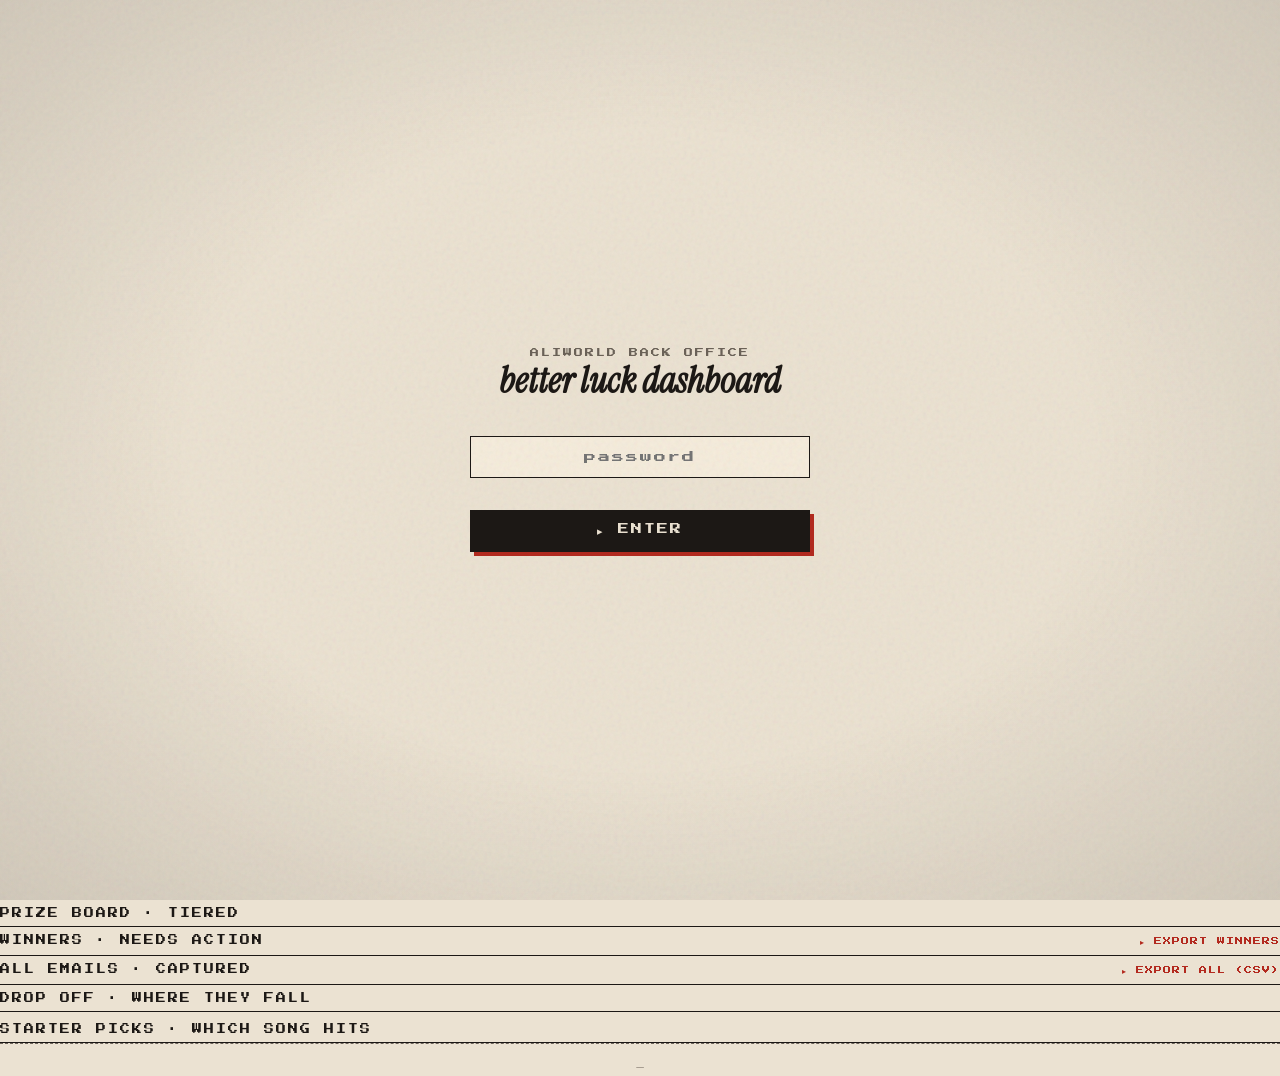
<file: dashboard2.html>
<!DOCTYPE html>
<html lang="en">
<head>
<meta charset="UTF-8">
<meta name="viewport" content="width=device-width, initial-scale=1.0">
<title>dashboard / aliworld</title>
<link rel="icon" href="assets/favicon.ico">
<link rel="apple-touch-icon" href="assets/apple-touch-icon.png">
<link rel="preconnect" href="https://fonts.googleapis.com">
<link rel="preconnect" href="https://fonts.gstatic.com" crossorigin>
<link href="https://fonts.googleapis.com/css2?family=Press+Start+2P&family=Instrument+Serif:ital@0;1&family=Caveat:wght@400&display=swap" rel="stylesheet">
<link rel="stylesheet" href="styles/base.css">
<style>

/* ===================== GATE ===================== */
#gate {
  min-height: 100vh;
  display: flex;
  align-items: center;
  justify-content: center;
  flex-direction: column;
  gap: 32px;
  text-align: center;
  padding: 40px;
}
#gate h1 {
  font-family: 'Instrument Serif', serif;
  font-style: italic;
  font-size: 36px;
  color: var(--ink);
}
#gate .sub {
  font-family: 'Press Start 2P', monospace;
  font-size: 9px;
  letter-spacing: 2px;
  color: var(--ink-dim);
  text-transform: uppercase;
}
#gate input {
  font-family: 'Press Start 2P', monospace;
  font-size: 12px;
  letter-spacing: 2px;
  padding: 14px 18px;
  border: 1px solid var(--ink);
  background: var(--cream-3);
  color: var(--ink);
  width: 100%;
  max-width: 340px;
  outline: none;
  text-align: center;
}
#gate input:focus { border-color: var(--accent); }
#gate button {
  width: 100%;
  max-width: 340px;
  padding: 14px 18px;
  background: var(--ink);
  color: var(--cream);
  border: none;
  font-family: 'Press Start 2P', monospace;
  font-size: 11px;
  letter-spacing: 2px;
  text-transform: uppercase;
  cursor: pointer;
  box-shadow: 4px 4px 0 var(--accent);
}
#gate .error {
  font-family: 'Press Start 2P', monospace;
  font-size: 9px;
  letter-spacing: 1px;
  color: var(--accent);
  text-transform: uppercase;
  display: none;
}

/* ===================== DASHBOARD ===================== */
#dashboard { display: none; }
.db {
  max-width: 820px;
  margin: 0 auto;
  padding: 28px 22px;
  display: flex;
  flex-direction: column;
  gap: 24px;
}

.db-head {
  display: flex;
  align-items: flex-end;
  justify-content: space-between;
  border-bottom: 1px solid var(--ink);
  padding-bottom: 14px;
}
.db-head-left { display: flex; flex-direction: column; gap: 6px; }
.db-pre {
  font-family: 'Press Start 2P', monospace;
  font-size: 8px;
  letter-spacing: 2px;
  color: var(--ink-dim);
  text-transform: uppercase;
}
.db-title {
  font-family: 'Instrument Serif', serif;
  font-style: italic;
  font-size: 32px;
  color: var(--ink);
  line-height: 1;
}
.db-head-right {
  text-align: right;
  font-family: 'Press Start 2P', monospace;
  font-size: 8px;
  letter-spacing: 1px;
  color: var(--ink-dim);
  text-transform: uppercase;
  line-height: 1.7;
}
.db-head-right .live::before {
  content: '▮';
  color: var(--accent);
  margin-right: 5px;
  animation: blink 1.4s ease-in-out infinite;
}
@keyframes blink { 50% { opacity: 0.2; } }
.db-head-right .red { color: var(--accent); }

/* metrics */
.metrics {
  display: grid;
  grid-template-columns: repeat(4, 1fr);
  gap: 8px;
}
.metric {
  background: var(--cream-3);
  padding: 14px 12px;
  border: 1px solid var(--ink);
  box-shadow: 3px 3px 0 var(--accent);
  display: flex;
  flex-direction: column;
  gap: 6px;
}
.metric-label {
  font-family: 'Press Start 2P', monospace;
  font-size: 7px;
  letter-spacing: 1px;
  color: var(--ink-dim);
  text-transform: uppercase;
}
.metric-value {
  font-family: 'Press Start 2P', monospace;
  font-size: 18px;
  color: var(--ink);
  line-height: 1.1;
}
.metric-value.red { color: var(--accent); }
.metric-delta {
  font-family: 'Press Start 2P', monospace;
  font-size: 7px;
  letter-spacing: 1px;
  color: var(--ink-dim);
  text-transform: uppercase;
}

/* section header */
.sec-h {
  display: flex;
  justify-content: space-between;
  align-items: baseline;
  border-bottom: 1px solid var(--ink);
  padding-bottom: 8px;
  margin-top: 8px;
}
.sec-title {
  font-family: 'Press Start 2P', monospace;
  font-size: 10px;
  letter-spacing: 2px;
  color: var(--ink);
  text-transform: uppercase;
}
.sec-action {
  font-family: 'Press Start 2P', monospace;
  font-size: 8px;
  letter-spacing: 1px;
  color: var(--accent);
  text-transform: uppercase;
  cursor: pointer;
  background: none;
  border: none;
  padding: 0;
}
.sec-action:hover { text-decoration: underline; }

/* prize board */
.prizes { display: flex; flex-direction: column; }
.prize-row {
  display: grid;
  grid-template-columns: 48px 1fr auto auto auto auto;
  gap: 10px;
  padding: 11px 0;
  border-bottom: 1px dashed var(--ink-dim);
  align-items: center;
}
.prize-row:last-child { border-bottom: none; }
.prize-gym {
  font-family: 'Press Start 2P', monospace;
  font-size: 9px;
  color: var(--accent);
  letter-spacing: 1px;
}
.prize-info { display: flex; flex-direction: column; gap: 2px; }
.prize-name {
  font-family: 'Press Start 2P', monospace;
  font-size: 9px;
  letter-spacing: 1px;
  color: var(--ink);
  text-transform: uppercase;
}
.prize-sub {
  font-family: 'Instrument Serif', serif;
  font-style: italic;
  font-size: 13px;
  color: var(--ink-dim);
  margin-top: 1px;
}
.prize-count {
  font-family: 'Press Start 2P', monospace;
  font-size: 7px;
  letter-spacing: 1px;
  color: var(--ink-dim);
  text-transform: uppercase;
  text-align: right;
  line-height: 1.5;
}
.prize-count strong {
  font-size: 10px;
  color: var(--ink);
  display: block;
  margin-top: 2px;
  font-weight: 400;
}
.prize-count.red strong { color: var(--accent); }
.pz-status {
  font-family: 'Press Start 2P', monospace;
  font-size: 7px;
  letter-spacing: 1px;
  text-transform: uppercase;
  padding: 4px 8px;
  border: 1px solid currentColor;
  white-space: nowrap;
}
.pz-status.live { color: var(--accent); }
.pz-status.claimed { color: var(--ink); }
.pz-status.sent { color: #6b8a4a; }
.pz-status.queued { color: var(--ink-dim); }
.pz-swap {
  font-family: 'Press Start 2P', monospace;
  font-size: 7px;
  letter-spacing: 1px;
  color: var(--accent);
  text-transform: uppercase;
  background: none;
  border: 1px solid var(--accent);
  padding: 5px 8px;
  cursor: pointer;
  white-space: nowrap;
}
.pz-swap:hover { background: var(--accent); color: var(--cream); }

.pz-reset {
  font-family: 'Press Start 2P', monospace;
  font-size: 7px;
  letter-spacing: 1px;
  color: var(--ink-dim);
  text-transform: uppercase;
  background: none;
  border: 1px solid var(--ink-dim);
  padding: 5px 8px;
  cursor: pointer;
  white-space: nowrap;
}
.pz-reset:hover { background: var(--ink-dim); color: var(--cream); }

.delete-row {
  font-family: 'Press Start 2P', monospace;
  font-size: 9px;
  color: var(--ink-dim);
  background: none;
  border: 1px solid var(--ink-dim);
  width: 24px;
  height: 24px;
  cursor: pointer;
  padding: 0;
  display: flex;
  align-items: center;
  justify-content: center;
}
.delete-row:hover { background: var(--accent); color: var(--cream); border-color: var(--accent); }

/* winners */
.winners { display: flex; flex-direction: column; }
.winner-row {
  display: grid;
  grid-template-columns: auto 1fr auto auto auto auto auto;
  gap: 10px;
  padding: 12px 0;
  border-bottom: 1px dashed var(--ink-dim);
  align-items: center;
}
.winner-row:last-child { border-bottom: none; }
.wg-tag {
  font-family: 'Press Start 2P', monospace;
  font-size: 8px;
  color: var(--accent);
  letter-spacing: 1px;
  background: rgba(179, 42, 31, 0.08);
  padding: 4px 7px;
  border: 1px solid var(--accent);
}
.wname {
  font-family: 'Instrument Serif', serif;
  font-style: italic;
  font-size: 17px;
  color: var(--ink);
}
.wemail {
  display: block;
  font-family: 'Press Start 2P', monospace;
  font-style: normal;
  font-size: 7px;
  color: var(--ink-dim);
  letter-spacing: 1px;
  margin-top: 2px;
}
.wprize {
  font-family: 'Press Start 2P', monospace;
  font-size: 7px;
  letter-spacing: 1px;
  color: var(--ink);
  text-transform: uppercase;
  text-align: right;
}
.wstatus {
  font-family: 'Press Start 2P', monospace;
  font-size: 7px;
  letter-spacing: 1px;
  text-transform: uppercase;
  padding: 3px 6px;
  border: 1px solid currentColor;
  white-space: nowrap;
}
.wstatus.ok { color: #6b8a4a; }
.wstatus.warn { color: var(--accent); animation: blink 2s ease-in-out infinite; }
.wstatus.dim { color: var(--ink-dim); }
.w-action {
  font-family: 'Press Start 2P', monospace;
  font-size: 8px;
  letter-spacing: 1px;
  text-transform: uppercase;
  cursor: pointer;
  background: var(--ink);
  color: var(--cream);
  border: none;
  padding: 6px 10px;
  box-shadow: 2px 2px 0 var(--accent);
  white-space: nowrap;
}
.w-action:hover { transform: translate(1px,1px); box-shadow: 1px 1px 0 var(--accent); }
.w-action.done {
  background: transparent;
  color: var(--ink-dim);
  box-shadow: none;
  border: 1px solid var(--ink-dim);
}

/* funnel */
.funnel { display: flex; flex-direction: column; gap: 8px; padding-top: 4px; }
.funnel-row {
  display: grid;
  grid-template-columns: 110px 1fr 64px;
  gap: 12px;
  align-items: center;
}
.funnel-label {
  font-family: 'Press Start 2P', monospace;
  font-size: 7px;
  letter-spacing: 1px;
  color: var(--ink-dim);
  text-transform: uppercase;
}
.funnel-bar {
  height: 14px;
  background: rgba(28, 24, 21, 0.06);
  border: 1px solid var(--ink-dim);
}
.funnel-fill { height: 100%; background: var(--ink); }
.funnel-fill.cp { background: var(--accent); }
.funnel-count {
  font-family: 'Press Start 2P', monospace;
  font-size: 8px;
  color: var(--ink);
  text-align: right;
}
.checkpoint-label {
  grid-column: 1 / -1;
  display: flex;
  align-items: center;
  gap: 8px;
  font-family: 'Instrument Serif', serif;
  font-style: italic;
  font-size: 13px;
  color: var(--accent);
  padding: 4px 0;
}
.checkpoint-label::after {
  content: '';
  flex: 1;
  border-top: 1px dashed var(--accent);
}

/* starters */
.starters { display: grid; grid-template-columns: repeat(3, 1fr); gap: 10px; }
.starter-stat {
  display: flex;
  flex-direction: column;
  gap: 5px;
  padding: 14px 12px;
  background: var(--cream-3);
  border: 1px solid var(--ink);
}
.s-name {
  font-family: 'Press Start 2P', monospace;
  font-size: 11px;
  letter-spacing: 1px;
  color: var(--ink);
  text-transform: uppercase;
}
.s-pct {
  font-family: 'Press Start 2P', monospace;
  font-size: 18px;
  color: var(--ink);
}
.starter-stat.top .s-pct { color: var(--accent); }
.s-count {
  font-family: 'Press Start 2P', monospace;
  font-size: 7px;
  color: var(--ink-dim);
  text-transform: uppercase;
}
.s-track {
  font-family: 'Instrument Serif', serif;
  font-style: italic;
  font-size: 13px;
  color: var(--ink-dim);
}
.starter-stat.top .s-track { color: var(--accent); }

.db-footnote {
  font-family: 'Instrument Serif', serif;
  font-style: italic;
  font-size: 14px;
  color: var(--ink-dim);
  text-align: center;
  padding-top: 14px;
  border-top: 1px dashed var(--ink-dim);
}

/* modal overlay */
.modal-overlay {
  display: none;
  position: fixed;
  inset: 0;
  background: rgba(28, 24, 21, 0.6);
  z-index: 500;
  align-items: center;
  justify-content: center;
  padding: 24px;
}
.modal-overlay.open { display: flex; }
.modal {
  background: var(--cream-3);
  border: 1px solid var(--ink);
  box-shadow: 8px 8px 0 var(--accent);
  padding: 28px 24px;
  max-width: 460px;
  width: 100%;
  display: flex;
  flex-direction: column;
  gap: 18px;
}
.modal-title {
  font-family: 'Press Start 2P', monospace;
  font-size: 11px;
  letter-spacing: 2px;
  color: var(--ink);
  text-transform: uppercase;
}
.modal-sub {
  font-family: 'Instrument Serif', serif;
  font-style: italic;
  font-size: 15px;
  color: var(--ink-dim);
  margin-top: -8px;
}
.modal label {
  font-family: 'Press Start 2P', monospace;
  font-size: 8px;
  letter-spacing: 1px;
  color: var(--ink-dim);
  text-transform: uppercase;
  display: block;
  margin-bottom: 6px;
}
.modal input, .modal select {
  width: 100%;
  font-family: 'Instrument Serif', serif;
  font-style: italic;
  font-size: 18px;
  padding: 8px 0;
  border: none;
  border-bottom: 1px solid var(--ink);
  background: transparent;
  color: var(--ink);
  outline: none;
}
.modal-actions { display: flex; gap: 10px; }
.modal-save {
  flex: 1;
  padding: 12px;
  background: var(--ink);
  color: var(--cream);
  border: none;
  font-family: 'Press Start 2P', monospace;
  font-size: 10px;
  letter-spacing: 1px;
  text-transform: uppercase;
  cursor: pointer;
  box-shadow: 3px 3px 0 var(--accent);
}
.modal-cancel {
  padding: 12px 16px;
  background: transparent;
  color: var(--ink-dim);
  border: 1px solid var(--ink-dim);
  font-family: 'Press Start 2P', monospace;
  font-size: 10px;
  letter-spacing: 1px;
  text-transform: uppercase;
  cursor: pointer;
}
</style>
</head>
<body>

<!-- ============= GATE ============= -->
<div id="gate">
  <div>
    <div class="sub">aliworld back office</div>
    <h1>better luck dashboard</h1>
  </div>
  <input id="pw-input" type="password" placeholder="password" autocomplete="off">
  <div id="pw-error" class="error">wrong password</div>
  <button onclick="checkPassword()">▸ enter</button>
</div>

<!-- ============= DASHBOARD ============= -->
<div id="dashboard">
<div class="db">

  <div class="db-head">
    <div class="db-head-left">
      <div class="db-pre">▸ aliworld back office</div>
      <h1 class="db-title">better luck dashboard</h1>
    </div>
    <div class="db-head-right">
      <span class="live">live</span><br>
      <span class="red" id="db-prizes-left">— prizes left</span><br>
      <button class="sec-action" onclick="logout()" style="margin-top:6px">▸ logout</button>
    </div>
  </div>

  <!-- metrics -->
  <div class="metrics">
    <div class="metric">
      <div class="metric-label">plays today</div>
      <div class="metric-value" id="db-plays-today">—</div>
      <div class="metric-delta" id="db-plays-delta">loading</div>
    </div>
    <div class="metric">
      <div class="metric-label">total plays</div>
      <div class="metric-value" id="db-plays-total">—</div>
      <div class="metric-delta">since launch</div>
    </div>
    <div class="metric">
      <div class="metric-label">emails captured</div>
      <div class="metric-value red" id="db-emails">—</div>
      <div class="metric-delta" id="db-conv">— conv rate</div>
    </div>
    <div class="metric">
      <div class="metric-label">rewards sent</div>
      <div class="metric-value" id="db-emails-sent">—</div>
      <div class="metric-delta" id="db-emails-pending">— pending</div>
    </div>
  </div>

  <!-- email controls -->
  <div class="sec-h" style="margin-top: 0;">
    <span class="sec-title">reward emails</span>
    <div style="display: flex; gap: 10px;">
      <button class="sec-action" id="run-cron-btn" onclick="runRewardsSend()">▸ send now (manual)</button>
    </div>
  </div>
  <div id="email-status" style="font-family: 'Instrument Serif', serif; font-style: italic; font-size: 14px; color: var(--ink-dim); padding: 8px 0 16px;">
    cron runs every 30 min automatically. use "send now" to trigger immediately or resend to a specific address.
  </div>
      <div class="metric-delta" id="db-avg-runs">avg — runs</div>
    </div>
  </div>

  <!-- prize board -->
  <div class="sec-h">
    <span class="sec-title">prize board · tiered</span>
  </div>
  <div class="prizes" id="prize-board"></div>

  <!-- winners -->
  <div class="sec-h">
    <span class="sec-title">winners · needs action</span>
    <button class="sec-action" onclick="exportCSV()">▸ export winners</button>
  </div>
  <div class="winners" id="winners-list"></div>

  <!-- all emails captured -->
  <div class="sec-h">
    <span class="sec-title">all emails · captured</span>
    <button class="sec-action" onclick="exportAllEmails()">▸ export all (csv)</button>
  </div>
  <div class="winners" id="all-emails-list"></div>

  <!-- funnel -->
  <div class="sec-h">
    <span class="sec-title">drop off · where they fall</span>
  </div>
  <div class="funnel" id="funnel"></div>

  <!-- starter picks -->
  <div class="sec-h">
    <span class="sec-title">starter picks · which song hits</span>
  </div>
  <div class="starters" id="starter-picks"></div>
  <div class="db-footnote" id="db-insight">—</div>

</div>
</div>

<!-- ============= SWAP PRIZE MODAL ============= -->
<div class="modal-overlay" id="swap-modal">
  <div class="modal">
    <div class="modal-title">swap prize</div>
    <div class="modal-sub" id="swap-modal-gym">gym — prize</div>
    <div>
      <label>new prize name</label>
      <input id="swap-name" type="text" placeholder="e.g. signed vinyl">
    </div>
    <div>
      <label>delivery type</label>
      <select id="swap-type">
        <option value="digital">digital (auto-link)</option>
        <option value="physical">physical (manual ship)</option>
        <option value="manual">manual (you handle)</option>
      </select>
    </div>
    <div>
      <label>link (optional)</label>
      <input id="swap-link" type="text" placeholder="https://...">
    </div>
    <div class="modal-actions">
      <button class="modal-save" onclick="saveSwap()">▸ save prize</button>
      <button class="modal-cancel" onclick="closeSwapModal()">cancel</button>
    </div>
  </div>
</div>

<script>
// ============= supabase client (same as game) =============
const SUPABASE_URL = 'https://pplpihxmkucmmmkciypf.supabase.co';
const SUPABASE_ANON_KEY = 'eyJhbGciOiJIUzI1NiIsInR5cCI6IkpXVCJ9.eyJpc3MiOiJzdXBhYmFzZSIsInJlZiI6InBwbHBpaHhta3VjbW1ta2NpeXBmIiwicm9sZSI6ImFub24iLCJpYXQiOjE3NzczMjg3MDksImV4cCI6MjA5MjkwNDcwOX0.Kuyazq6nc-APPS2aOpHw4Bhls1R9-Ut7FSClgxa8Adw';

async function dbReq(path, opts = {}) {
  const res = await fetch(`${SUPABASE_URL}/rest/v1/${path}`, {
    ...opts,
    headers: {
      'apikey': SUPABASE_ANON_KEY,
      'Authorization': `Bearer ${SUPABASE_ANON_KEY}`,
      'Content-Type': 'application/json',
      ...(opts.headers || {})
    }
  });
  if (!res.ok) return null;
  const text = await res.text();
  return text ? JSON.parse(text) : null;
}

async function getCount(table, filter = '') {
  const res = await fetch(`${SUPABASE_URL}/rest/v1/${table}?select=id${filter}`, {
    headers: {
      'apikey': SUPABASE_ANON_KEY,
      'Authorization': `Bearer ${SUPABASE_ANON_KEY}`,
      'Prefer': 'count=exact',
      'Range-Unit': 'items',
      'Range': '0-0'
    }
  });
  const cr = res.headers.get('content-range');
  return cr ? parseInt(cr.split('/')[1]) : 0;
}

// ============= password gate =============
const DASHBOARD_PASSWORD = 'aliworld2024';

function checkPassword() {
  const pw = document.getElementById('pw-input').value;
  if (pw === DASHBOARD_PASSWORD) {
    document.getElementById('gate').style.display = 'none';
    document.getElementById('dashboard').style.display = 'block';
    loadDashboard();
  } else {
    document.getElementById('pw-error').style.display = 'block';
    document.getElementById('pw-input').value = '';
  }
}

document.getElementById('pw-input').addEventListener('keydown', e => {
  if (e.key === 'Enter') checkPassword();
});

function logout() {
  document.getElementById('gate').style.display = 'flex';
  document.getElementById('dashboard').style.display = 'none';
}

// ============= prize data =============
const PRIZES = [
  { id: 'album', gym: 1, name: 'early album link', sub: 'unlimited · digital', limited: false, link: 'https://symphony.to/dannyali/better-luck-next-time' },
  { id: 'sticker', gym: 2, name: 'sticker pack', sub: 'limited · 1 of 1', limited: true },
  { id: 'patreon', gym: 3, name: 'free patreon month', sub: 'limited · 1 of 1', limited: true, link: 'https://patreon.com/c/six5ive' },
  { id: 'merch', gym: 4, name: 'free merch pack', sub: 'limited · 1 of 1', limited: true, link: 'https://square.link/u/3mgewklo' },
  { id: 'drop', gym: 5, name: 'private drop access', sub: 'limited · 1 of 1', limited: true },
  { id: 'show', gym: 6, name: 'lifetime show entry', sub: 'limited · champion only', limited: true },
];

// ============= load dashboard from supabase =============
async function loadDashboard() {
  showToast('loading...');
  try {
    const [
      totalPlays,
      playsToday,
      allPrizes,
      fallCounts,
      starterData,
      allPlays,
      emailsSent
    ] = await Promise.all([
      getCount('plays'),
      getCountToday(),
      dbReq('prizes_awarded?order=created_at.desc'),
      dbReq('fallen_log?select=gym'),
      dbReq('plays?select=starter'),
      dbReq('plays?select=name,email,starter,created_at&order=created_at.desc&limit=200'),
      getCount('email_log')
    ]);

    const pendingCount = (allPrizes || []).filter(p => !p.emailed &&
      ['album','drop','patreon'].includes(p.prize_id)).length;

    document.getElementById('db-emails-sent').textContent = emailsSent.toLocaleString();
    document.getElementById('db-emails-pending').textContent = `${pendingCount} pending`;

    renderMetrics(totalPlays, playsToday, allPrizes);
    renderPrizeBoard(allPrizes);
    renderWinners(allPrizes);
    renderAllEmails(allPlays);
    renderFunnel(totalPlays, fallCounts);
    renderStarters(starterData);
  } catch (e) {
    console.error('dashboard load error:', e);
    showToast('error loading data — check console');
  }
}

async function getCountToday() {
  const today = new Date();
  today.setHours(0, 0, 0, 0);
  return getCount('plays', `&created_at=gte.${today.toISOString()}`);
}

// ============= metrics =============
function renderMetrics(totalPlays, playsToday, allPrizes) {
  const limitedPrizes = PRIZES.filter(p => p.limited);
  const claimed = (allPrizes || []).filter(p => p.limited).length;
  const remaining = limitedPrizes.length - claimed;
  const emails = totalPlays; // one email per play record

  document.getElementById('db-plays-today').textContent = playsToday.toLocaleString();
  document.getElementById('db-plays-delta').textContent = 'today';
  document.getElementById('db-plays-total').textContent = totalPlays.toLocaleString();
  document.getElementById('db-emails').textContent = emails.toLocaleString();
  document.getElementById('db-conv').textContent = totalPlays > 0
    ? Math.round(emails / totalPlays * 100) + '% conv'
    : '—';
  document.getElementById('db-prizes-claimed').textContent = claimed + ' / ' + limitedPrizes.length;
  document.getElementById('db-prizes-left').textContent = remaining + ' prizes left';
  document.getElementById('db-avg-runs').textContent = claimed > 0
    ? `avg ${Math.round(totalPlays / claimed)} runs`
    : 'none yet';
}

// ============= prize board =============
let swapGymNum = null;

function renderPrizeBoard(allPrizes) {
  const board = document.getElementById('prize-board');
  board.innerHTML = '';

  PRIZES.forEach(prize => {
    const claimEntry = (allPrizes || []).find(p => p.prize_id === prize.id && p.limited);
    const awardCount = (allPrizes || []).filter(p => p.prize_id === prize.id).length;

    let statusHtml, countHtml, resetBtn = '<span></span>';
    if (!prize.limited) {
      statusHtml = `<span class="pz-status live">live</span>`;
      countHtml = `<div class="prize-count">claimed<strong>${awardCount}×</strong></div>`;
      // unlimited prizes can still be reset (clears all award entries for that prize_id)
      if (awardCount > 0) {
        resetBtn = `<button class="pz-reset" onclick="resetPrize('${prize.id}', '${prize.name}', false)" title="clear all ${awardCount} claims">reset</button>`;
      }
    } else if (claimEntry) {
      statusHtml = `<span class="pz-status ${claimEntry.sent ? 'sent' : 'claimed'}">${claimEntry.sent ? 'sent ✓' : 'claimed'}</span>`;
      countHtml = `<div class="prize-count red">winner<strong>${claimEntry.winner_name || '—'}</strong></div>`;
      resetBtn = `<button class="pz-reset" onclick="resetPrize('${prize.id}', '${prize.name}', true)" title="release this prize back to open">reset</button>`;
    } else {
      statusHtml = `<span class="pz-status live">live</span>`;
      countHtml = `<div class="prize-count">status<strong>open</strong></div>`;
    }

    const row = document.createElement('div');
    row.className = 'prize-row';
    row.innerHTML = `
      <span class="prize-gym">gym ${prize.gym}</span>
      <div class="prize-info">
        <div class="prize-name">${prize.name}</div>
        <div class="prize-sub">${prize.sub}</div>
      </div>
      ${countHtml}
      ${statusHtml}
      ${resetBtn}
      <button class="pz-swap" onclick="openSwapModal(${prize.gym})">▸ swap</button>
    `;
    board.appendChild(row);
  });
}

// ============= winners =============
function renderWinners(allPrizes) {
  const list = document.getElementById('winners-list');

  if (!allPrizes || !allPrizes.length) {
    list.innerHTML = '<div style="font-family: \'Instrument Serif\', serif; font-style: italic; font-size: 16px; color: var(--ink-dim); padding: 12px 0;">no prizes awarded yet</div>';
    return;
  }

  list.innerHTML = '';
  allPrizes.forEach(entry => {
    const prize = PRIZES.find(p => p.id === entry.prize_id);
    const gymNum = prize ? prize.gym : '?';
    const timeDiff = Date.now() - new Date(entry.created_at).getTime();
    const minsAgo = Math.floor(timeDiff / 60000);
    const timeStr = minsAgo < 60 ? `${minsAgo}m ago`
      : minsAgo < 1440 ? `${Math.floor(minsAgo / 60)}h ago`
      : `${Math.floor(minsAgo / 1440)}d ago`;

    const followupStatus = entry.sent
      ? '<span class="wstatus ok">sent ✓</span>'
      : '<span class="wstatus warn">needs action</span>';
    const actionBtn = entry.sent
      ? '<button class="w-action done">done ✓</button>'
      : `<button class="w-action" onclick="markSent('${entry.id}')">▸ send</button>`;

    const resendBtn = `<button class="pz-reset" onclick="resendToEmail('${entry.email}', '${(entry.winner_name||'').replace(/'/g,'')}')">resend email</button>`;

    const row = document.createElement('div');
    row.className = 'winner-row';
    row.innerHTML = `
      <span class="wg-tag">gym ${gymNum}</span>
      <div>
        <span class="wname">${entry.winner_name || 'anonymous'}</span>
        <span class="wemail">${entry.email} · ${timeStr}</span>
      </div>
      <span class="wprize">${entry.prize_name}</span>
      ${followupStatus}
      ${actionBtn}
      ${resendBtn}
      <button class="delete-row" onclick="deleteWinner('${entry.id}', '${(entry.winner_name || '').replace(/'/g, '')}')">×</button>
    `;
    list.appendChild(row);
  });
}

async function markSent(id) {
  await dbReq(`prizes_awarded?id=eq.${id}`, {
    method: 'PATCH',
    headers: { 'Prefer': 'return=minimal' },
    body: JSON.stringify({ sent: true })
  });
  loadDashboard();
}

// reset a prize back to open. for limited prizes, removes the single claim row.
// for unlimited prizes, removes all claim rows for that prize_id.
async function resetPrize(prizeId, prizeName, isLimited) {
  const msg = isLimited
    ? `release "${prizeName}" back to open?\nthe current winner will lose this prize.`
    : `clear ALL claims for "${prizeName}"?\nthis cannot be undone.`;
  if (!confirm(msg)) return;
  await dbReq(`prizes_awarded?prize_id=eq.${prizeId}`, {
    method: 'DELETE',
    headers: { 'Prefer': 'return=minimal' }
  });
  showToast(`${prizeName} reset`);
  loadDashboard();
}

// delete a single play and all related data for that email
async function deletePlay(email, name) {
  if (!confirm(`delete all data for ${name || email}?\nthis removes their play, falls, and any prizes won.\ncannot be undone.`)) return;
  const enc = encodeURIComponent(email);
  await Promise.all([
    dbReq(`prizes_awarded?email=eq.${enc}`, { method: 'DELETE', headers: { 'Prefer': 'return=minimal' } }),
    dbReq(`fallen_log?email=eq.${enc}`, { method: 'DELETE', headers: { 'Prefer': 'return=minimal' } }),
    dbReq(`plays?email=eq.${enc}`, { method: 'DELETE', headers: { 'Prefer': 'return=minimal' } })
  ]);
  showToast(`removed ${email}`);
  loadDashboard();
}

// delete a single prize claim (keeps the play data intact)
async function deleteWinner(id, name) {
  if (!confirm(`remove this prize claim from ${name || 'this winner'}?\nthe prize goes back to open. their play data stays.`)) return;
  await dbReq(`prizes_awarded?id=eq.${id}`, {
    method: 'DELETE',
    headers: { 'Prefer': 'return=minimal' }
  });
  showToast('claim removed');
  loadDashboard();
}

// ============= all emails =============
function renderAllEmails(plays) {
  const list = document.getElementById('all-emails-list');
  if (!plays || !plays.length) {
    list.innerHTML = '<div style="font-family: \'Instrument Serif\', serif; font-style: italic; font-size: 16px; color: var(--ink-dim); padding: 12px 0;">no emails captured yet</div>';
    return;
  }
  list.innerHTML = '';
  // dedupe by email, keep most recent
  const seen = new Set();
  const unique = [];
  plays.forEach(p => {
    if (!seen.has(p.email)) {
      seen.add(p.email);
      unique.push(p);
    }
  });
  unique.slice(0, 50).forEach(p => {
    const timeDiff = Date.now() - new Date(p.created_at).getTime();
    const minsAgo = Math.floor(timeDiff / 60000);
    const timeStr = minsAgo < 60 ? `${minsAgo}m ago`
      : minsAgo < 1440 ? `${Math.floor(minsAgo / 60)}h ago`
      : `${Math.floor(minsAgo / 1440)}d ago`;

    const row = document.createElement('div');
    row.className = 'winner-row';
    row.innerHTML = `
      <span class="wg-tag" style="background:transparent;color:var(--ink-dim);border-color:var(--ink-dim)">${(p.starter || '?').toUpperCase()}</span>
      <div>
        <span class="wname">${p.name || 'anonymous'}</span>
        <span class="wemail">${p.email} · ${timeStr}</span>
      </div>
      <span class="wprize"></span>
      <span class="wstatus dim">captured</span>
      <button class="delete-row" onclick="deletePlay('${p.email}', '${(p.name || '').replace(/'/g, '')}')">×</button>
    `;
    list.appendChild(row);
  });
  if (unique.length > 50) {
    const more = document.createElement('div');
    more.style.cssText = 'font-family: "Instrument Serif", serif; font-style: italic; font-size: 14px; color: var(--ink-dim); padding: 12px 0; text-align: center;';
    more.textContent = `+ ${unique.length - 50} more · use export csv to download all`;
    list.appendChild(more);
  }
}

async function exportAllEmails() {
  const plays = await dbReq('plays?select=name,email,starter,created_at&order=created_at.desc');
  if (!plays || !plays.length) return showToast('nothing to export');
  // dedupe
  const seen = new Set();
  const unique = [];
  plays.forEach(p => {
    if (!seen.has(p.email)) {
      seen.add(p.email);
      unique.push(p);
    }
  });
  const rows = [['name', 'email', 'starter', 'first_played']];
  unique.forEach(p => {
    rows.push([p.name || '', p.email || '', p.starter || '', p.created_at]);
  });
  const csv = rows.map(r => r.map(v => `"${v}"`).join(',')).join('\n');
  const blob = new Blob([csv], { type: 'text/csv' });
  const url = URL.createObjectURL(blob);
  const a = document.createElement('a');
  a.href = url;
  a.download = `aliworld-all-emails-${Date.now()}.csv`;
  a.click();
  setTimeout(() => URL.revokeObjectURL(url), 1000);
  showToast(`exported ${unique.length} unique emails`);
}

// ============= funnel =============
function renderFunnel(totalPlays, fallData) {
  const el = document.getElementById('funnel');
  const gymCounts = {};
  (fallData || []).forEach(r => {
    gymCounts[r.gym] = (gymCounts[r.gym] || 0) + 1;
  });

  let running = totalPlays;
  const rows = [];
  rows.push({ label: 'trainer card', n: totalPlays, cp: false });
  for (let g = 1; g <= 6; g++) {
    running -= (gymCounts[g] || 0);
    if (g === 4) rows.push({ checkpoint: true });
    rows.push({ label: `gym ${g}`, n: Math.max(0, running), cp: g >= 4 });
  }
  rows.push({ label: 'champion', n: Math.max(0, running), cp: false });

  el.innerHTML = '';
  rows.forEach(r => {
    if (r.checkpoint) {
      const div = document.createElement('div');
      div.className = 'checkpoint-label';
      div.textContent = 'checkpoint · resumes unlock here';
      el.appendChild(div);
      return;
    }
    const pct = totalPlays > 0 ? Math.max(1, Math.round(r.n / totalPlays * 100)) : 0;
    const div = document.createElement('div');
    div.className = 'funnel-row';
    div.innerHTML = `
      <span class="funnel-label">${r.label}</span>
      <div class="funnel-bar"><div class="funnel-fill${r.cp ? ' cp' : ''}" style="width:${pct}%"></div></div>
      <span class="funnel-count">${r.n}</span>
    `;
    el.appendChild(div);
  });
}

// ============= starter picks =============
function renderStarters(starterData) {
  const el = document.getElementById('starter-picks');
  const insight = document.getElementById('db-insight');
  const picks = { vesper: 0, omen: 0, hunger: 0 };
  (starterData || []).forEach(r => {
    if (r.starter && picks[r.starter] !== undefined) picks[r.starter]++;
  });
  const total = Object.values(picks).reduce((a, b) => a + b, 0) || 1;
  const topId = Object.entries(picks).sort((a, b) => b[1] - a[1])[0][0];

  const starters = [
    { id: 'vesper', track: '— where we been' },
    { id: 'omen', track: '— find my way' },
    { id: 'hunger', track: '— what i need' },
  ];

  el.innerHTML = '';
  starters.forEach(s => {
    const n = picks[s.id] || 0;
    const pct = Math.round(n / total * 100);
    const div = document.createElement('div');
    div.className = 'starter-stat' + (s.id === topId ? ' top' : '');
    div.innerHTML = `
      <div class="s-name">${s.id}</div>
      <div class="s-pct">${pct}%</div>
      <div class="s-count">${n} pick${n !== 1 ? 's' : ''}</div>
      <div class="s-track">${s.track}</div>
    `;
    el.appendChild(div);
  });

  const trackNames = { vesper: 'where we been', omen: 'find my way', hunger: 'what i need' };
  insight.textContent = total > 1
    ? `"${trackNames[topId]}" is your strongest track. lead with it.`
    : 'no starter data yet — check back after launch.';
}

// ============= swap prize modal =============
function openSwapModal(gymNum) {
  swapGymNum = gymNum;
  const prize = PRIZES.find(p => p.gym === gymNum);
  document.getElementById('swap-modal-gym').textContent = `gym ${gymNum} · currently: ${prize.name}`;
  document.getElementById('swap-name').value = prize.name;
  document.getElementById('swap-link').value = prize.link || '';
  document.getElementById('swap-type').value = prize.limited
    ? (prize.link ? 'digital' : 'physical')
    : 'digital';
  document.getElementById('swap-modal').classList.add('open');
}

function closeSwapModal() {
  document.getElementById('swap-modal').classList.remove('open');
  swapGymNum = null;
}

function saveSwap() {
  const prize = PRIZES.find(p => p.gym === swapGymNum);
  if (!prize) return;
  prize.name = document.getElementById('swap-name').value.trim() || prize.name;
  prize.link = document.getElementById('swap-link').value.trim() || undefined;
  closeSwapModal();
  loadDashboard();
  showToast('prize updated. update data.js in the game too.');
}

// ============= email functions =============
async function runRewardsSend() {
  const btn = document.getElementById('run-cron-btn');
  const status = document.getElementById('email-status');
  btn.textContent = '▸ sending...';
  btn.style.opacity = '0.5';
  status.textContent = 'triggering send-rewards function...';

  try {
    const res = await fetch(
      'https://pplpihxmkucmmmkciypf.supabase.co/functions/v1/send-rewards',
      {
        method: 'POST',
        headers: {
          'Authorization': `Bearer ${SUPABASE_ANON_KEY}`,
          'Content-Type': 'application/json'
        },
        body: JSON.stringify({})
      }
    );
    const data = await res.json();
    if (data.sent !== undefined) {
      status.textContent = `done — ${data.sent} sent, ${data.skipped || 0} skipped${data.errors?.length ? `, ${data.errors.length} errors` : ''}`;
      if (data.errors?.length) {
        console.error('send errors:', data.errors);
      }
    } else {
      status.textContent = `response: ${JSON.stringify(data)}`;
    }
    loadDashboard();
  } catch (e) {
    status.textContent = `error: ${e.message}`;
  } finally {
    btn.textContent = '▸ send now (manual)';
    btn.style.opacity = '1';
  }
}

async function resendToEmail(email, winnerName) {
  if (!confirm(`resend reward email to ${email}?\nthis will send even if they've already received one.`)) return;

  // clear the email_log entry for this address so it resends
  await dbReq(`email_log?email=eq.${encodeURIComponent(email)}`, {
    method: 'DELETE',
    headers: { 'Prefer': 'return=minimal' }
  });

  // also reset emailed flag on their prizes
  await dbReq(`prizes_awarded?email=eq.${encodeURIComponent(email)}`, {
    method: 'PATCH',
    headers: { 'Prefer': 'return=minimal' },
    body: JSON.stringify({ emailed: false, emailed_at: null })
  });

  showToast(`queued resend for ${email} — will fire in next cron cycle or click "send now"`);
  loadDashboard();
}
async function exportCSV() {
  const allPrizes = await dbReq('prizes_awarded?order=created_at.desc');
  if (!allPrizes) return showToast('nothing to export');
  const rows = [['name', 'email', 'prize', 'gym', 'time', 'sent']];
  allPrizes.forEach(a => {
    const prize = PRIZES.find(p => p.id === a.prize_id);
    rows.push([
      a.winner_name || '',
      a.email || '',
      a.prize_name || '',
      prize ? prize.gym : '?',
      a.created_at,
      a.sent ? 'yes' : 'no'
    ]);
  });
  const csv = rows.map(r => r.map(v => `"${v}"`).join(',')).join('\n');
  const blob = new Blob([csv], { type: 'text/csv' });
  const url = URL.createObjectURL(blob);
  const a = document.createElement('a');
  a.href = url;
  a.download = `aliworld-winners-${Date.now()}.csv`;
  a.click();
  setTimeout(() => URL.revokeObjectURL(url), 1000);
}

// ============= toast =============
function showToast(msg) {
  const existing = document.querySelector('.dash-toast');
  if (existing) existing.remove();
  const t = document.createElement('div');
  t.className = 'dash-toast';
  t.style.cssText = 'position:fixed;bottom:24px;left:50%;transform:translateX(-50%);background:var(--ink);color:var(--cream);padding:12px 20px;font-family:"Press Start 2P",monospace;font-size:9px;letter-spacing:1px;text-transform:uppercase;z-index:999;box-shadow:4px 4px 0 var(--accent);white-space:nowrap;';
  t.textContent = msg;
  document.body.appendChild(t);
  setTimeout(() => t.remove(), 3000);
}

// ============= auto-refresh every 30s =============
setInterval(() => {
  if (document.getElementById('dashboard').style.display !== 'none') {
    loadDashboard();
  }
}, 30000);


</script>
</body>
</html>
</file>
<file: styles/base.css>
/* base.css — shared across all screens */

:root {
  --cream: #ebe2d2;
  --cream-2: #d8cdba;
  --cream-3: #f5ecdc;
  --ink: #1c1815;
  --ink-dim: #6b6258;
  --accent: #b32a1f;
  --accent-dim: #7a2018;
  --hp-green: #6b8a4a;
  --hp-yellow: #c9a040;
  --hp-red: #b32a1f;
  --shadow: rgba(28, 24, 21, 0.18);
}

* { margin: 0; padding: 0; box-sizing: border-box; }

html, body {
  background: var(--cream);
  color: var(--ink);
  min-height: 100vh;
  min-height: 100dvh;
  font-family: 'Press Start 2P', 'JetBrains Mono', monospace;
  -webkit-font-smoothing: antialiased;
  overflow-x: hidden;
}

body {
  position: relative;
}

/* paper grain */
body::before {
  content: '';
  position: fixed;
  inset: 0;
  pointer-events: none;
  z-index: 100;
  background-image: url("data:image/svg+xml,%3Csvg viewBox='0 0 240 240' xmlns='http://www.w3.org/2000/svg'%3E%3Cfilter id='n'%3E%3CfeTurbulence type='fractalNoise' baseFrequency='0.92' numOctaves='2'/%3E%3C/filter%3E%3Crect width='100%25' height='100%25' filter='url(%23n)' opacity='0.18'/%3E%3C/svg%3E");
  mix-blend-mode: multiply;
  opacity: 0.45;
}

/* vignette */
body::after {
  content: '';
  position: fixed;
  inset: 0;
  pointer-events: none;
  z-index: 99;
  background: radial-gradient(ellipse at center, transparent 50%, rgba(28, 24, 21, 0.12) 100%);
}

.app {
  min-height: 100vh;
  min-height: 100dvh;
  position: relative;
  z-index: 1;
}

/* screens layer on top of each other, only one visible */
.screen {
  display: none;
  min-height: 100vh;
  min-height: 100dvh;
  max-width: 480px;
  margin: 0 auto;
  padding: 28px 24px;
  flex-direction: column;
  position: relative;
  animation: fadeIn 0.5s ease-out;
}
.screen.active {
  display: flex;
}

@keyframes fadeIn {
  from { opacity: 0; transform: translateY(8px); }
  to { opacity: 1; transform: translateY(0); }
}

/* dark variant for cold open */
.screen.dark {
  background: #14110e;
  color: var(--cream);
}

/* system header — small text top corners */
.sys {
  font-family: 'Press Start 2P', monospace;
  font-size: 8px;
  letter-spacing: 1px;
  color: var(--ink-dim);
  text-transform: uppercase;
  display: flex;
  justify-content: space-between;
  line-height: 1.6;
  margin-bottom: 24px;
}
.dark .sys {
  color: rgba(235, 226, 210, 0.4);
}

/* mute toggle (bottom right, out of the way) */
.mute {
  position: fixed;
  bottom: 16px;
  right: 16px;
  z-index: 200;
  background: var(--cream);
  border: 1px solid var(--ink-dim);
  color: var(--ink-dim);
  font-family: 'Press Start 2P', monospace;
  font-size: 7px;
  letter-spacing: 1px;
  text-transform: uppercase;
  padding: 8px 10px;
  cursor: pointer;
  transition: all 0.15s;
  box-shadow: 2px 2px 0 var(--ink);
}
.mute:hover {
  border-color: var(--ink);
  color: var(--ink);
}
.dark .mute {
  border-color: rgba(235, 226, 210, 0.3);
  color: rgba(235, 226, 210, 0.5);
}

/* shared button */
.btn {
  background: var(--ink);
  color: var(--cream);
  border: none;
  padding: 14px 18px;
  font-family: 'Press Start 2P', monospace;
  font-size: 10px;
  letter-spacing: 2px;
  text-transform: uppercase;
  cursor: pointer;
  box-shadow: 4px 4px 0 var(--accent);
  transition: all 0.15s;
  width: 100%;
  text-align: center;
  display: inline-block;
}
.btn:hover, .btn:active {
  transform: translate(2px, 2px);
  box-shadow: 2px 2px 0 var(--accent);
}
.btn:disabled {
  opacity: 0.4;
  cursor: not-allowed;
}
.btn-ghost {
  background: transparent;
  color: var(--ink);
  border: 1px solid var(--ink);
  box-shadow: none;
}
.btn-ghost:hover {
  background: var(--ink);
  color: var(--cream);
  transform: none;
  box-shadow: none;
}

/* utility */
.serif {
  font-family: 'Instrument Serif', serif;
  font-style: italic;
  font-weight: 400;
  letter-spacing: -0.01em;
}
.pixel {
  font-family: 'Press Start 2P', monospace;
  letter-spacing: 1px;
  text-transform: uppercase;
}
.red { color: var(--accent); }
.dim { color: var(--ink-dim); }

.dotted-line {
  border: none;
  border-top: 1px dashed var(--ink-dim);
  margin: 12px 0;
}
.solid-line {
  border: none;
  border-top: 1px solid var(--ink);
}

/* sprite display — sprites have black bg, we frame them as portrait cards */
.sprite-frame {
  background: #14110e;
  border: 1px solid var(--ink);
  display: flex;
  align-items: center;
  justify-content: center;
  overflow: hidden;
  position: relative;
}
.sprite-frame img {
  image-rendering: pixelated;
  image-rendering: -moz-crisp-edges;
  max-width: 100%;
  max-height: 100%;
  display: block;
}

/* responsive */
@media (max-width: 380px) {
  .screen { padding: 20px 16px; }
}
</file>
